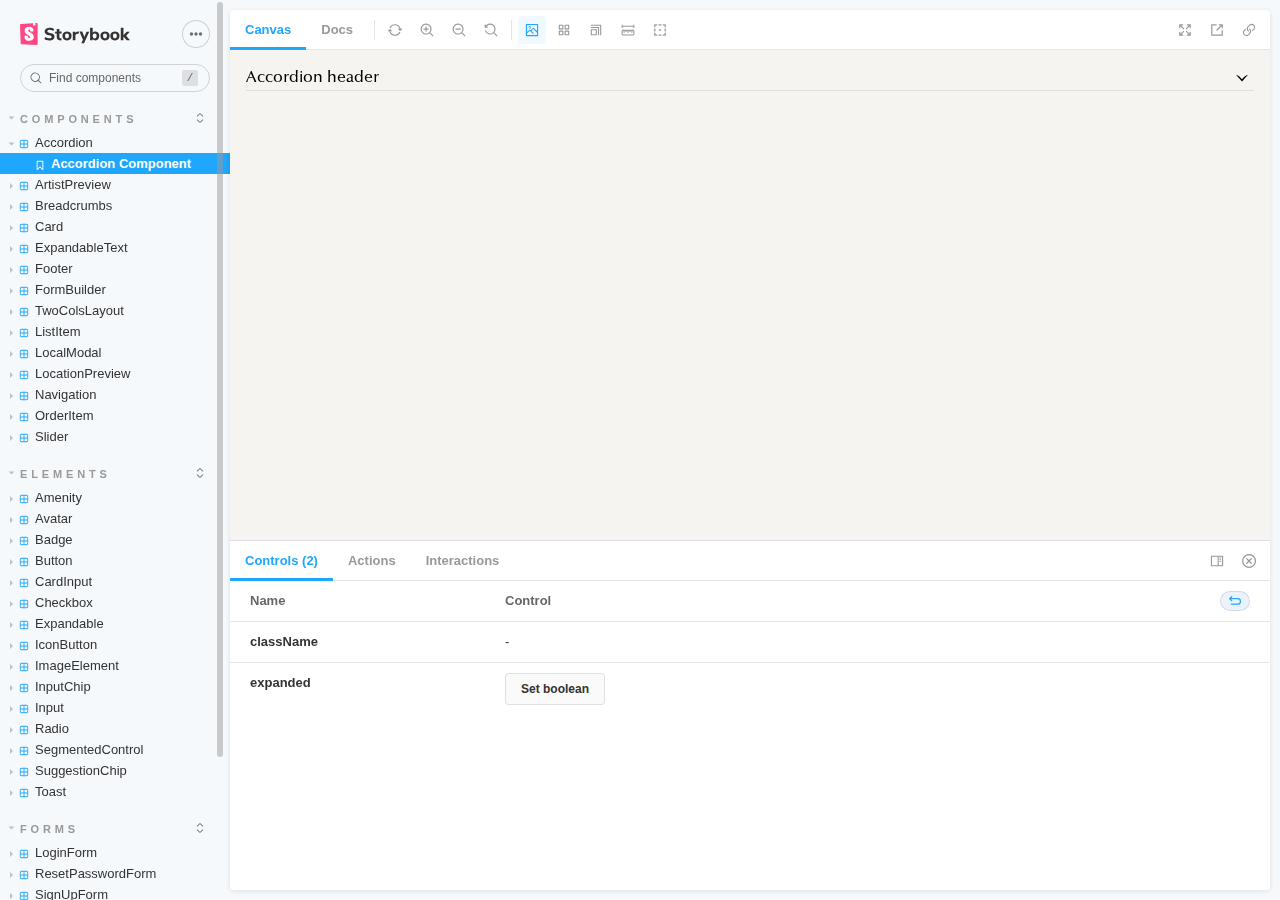
<file: index.html>
<!doctype html><html lang="en"><head><meta charset="utf-8"/><title>Webpack App</title><meta name="viewport" content="width=device-width,initial-scale=1"/><style>html, body {
    overflow: hidden;
    height: 100%;
    width: 100%;
    margin: 0;
    padding: 0;
  }

  * {
    box-sizing: border-box;
  }</style><script>/* globals window */
  /* eslint-disable no-underscore-dangle */
  try {
    if (window.top !== window) {
      window.__REACT_DEVTOOLS_GLOBAL_HOOK__ = window.top.__REACT_DEVTOOLS_GLOBAL_HOOK__;
    }
  } catch (e) {
    // eslint-disable-next-line no-console
    console.warn('unable to connect to top frame for connecting dev tools');
  }

  window.onerror = function onerror(message, source, line, column, err) {
    if (window.CONFIG_TYPE !== 'DEVELOPMENT') return;
    // eslint-disable-next-line no-var, vars-on-top
    var xhr = new window.XMLHttpRequest();
    xhr.open('POST', '/runtime-error');
    xhr.setRequestHeader('Content-Type', 'application/json;charset=UTF-8');
    xhr.send(
      JSON.stringify({
        /* eslint-disable object-shorthand */
        message: message,
        source: source,
        line: line,
        column: column,
        error: err && { message: err.message, name: err.name, stack: err.stack },
        origin: 'manager',
        /* eslint-enable object-shorthand */
      })
    );
  };</script><style>#root[hidden],
      #docs-root[hidden] {
        display: none !important;
      }</style></head><body><div id="root"></div><div id="docs-root"></div><script>window['CONFIG_TYPE'] = "PRODUCTION";
          
      
          
            window['LOGLEVEL'] = "info";
          
      
          
            window['FEATURES'] = {"postcss":true,"emotionAlias":false,"warnOnLegacyHierarchySeparator":true,"buildStoriesJson":false,"storyStoreV7":false,"modernInlineRender":false,"breakingChangesV7":false,"interactionsDebugger":false,"babelModeV7":false,"argTypeTargetsV7":false,"previewMdx2":false};
          
      
          
      
          
      
          
            window['DOCS_MODE'] = false;</script><script src="runtime~main.6d02e676dd2de20af215.manager.bundle.js"></script><script src="296.e69ce95d43d00b79cd85.manager.bundle.js"></script><script src="main.8c4b7fced5157376cc95.manager.bundle.js"></script></body></html>
</file>
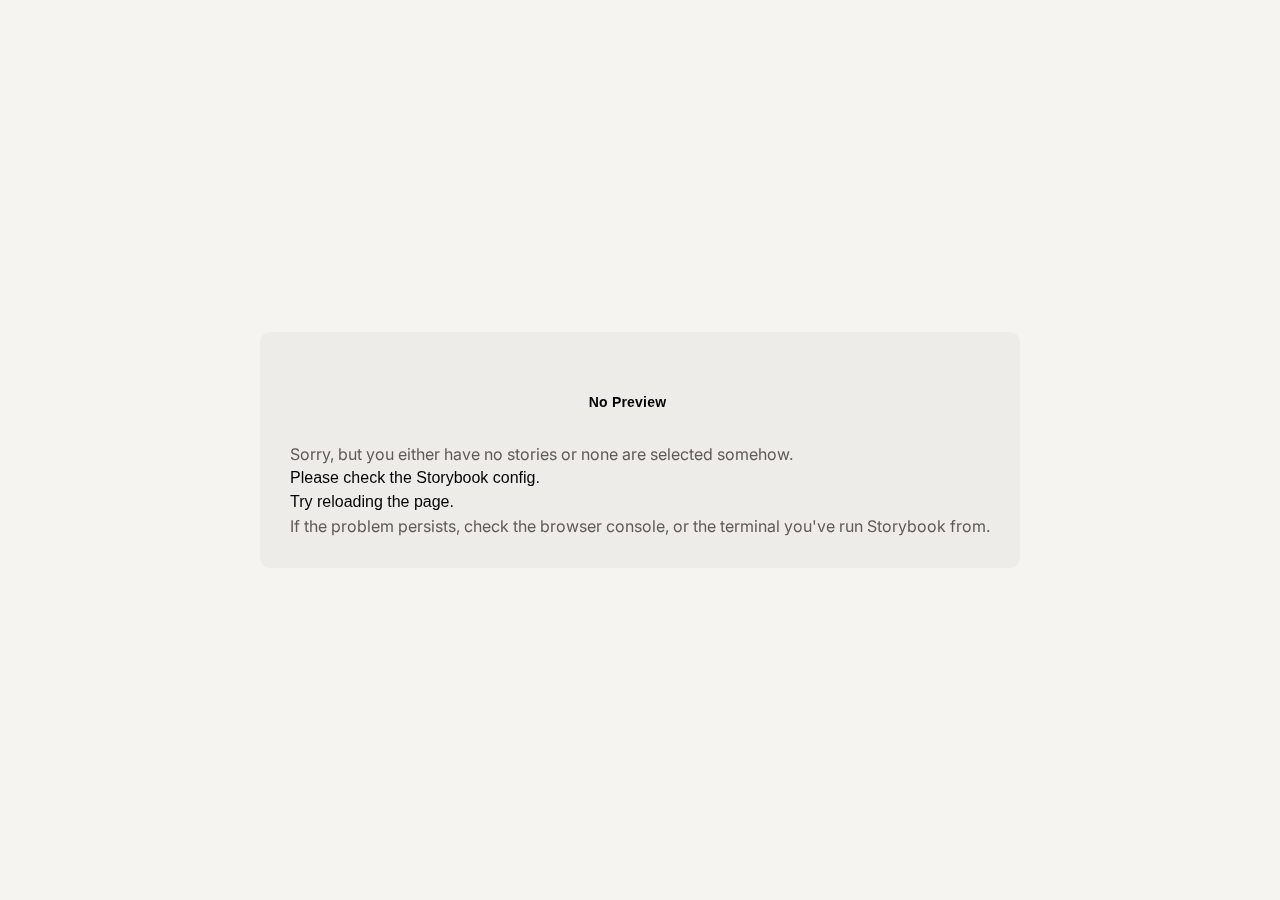
<file: iframe.html>
<!doctype html><html lang="en"><head><meta charset="utf-8"><title>Webpack App</title><meta name="viewport" content="width=device-width,initial-scale=1"><base target="_parent"><style>/* While we aren't showing the main block yet, but still preparing, we want everything the user
     has rendered, which may or may not be in #root, to be display none */
  .sb-show-preparing-story:not(.sb-show-main) > :not(.sb-preparing-story) {
    display: none;
  }

  .sb-show-preparing-docs:not(.sb-show-main) > :not(.sb-preparing-docs) {
    display: none;
  }

  /* Hide our own blocks when we aren't supposed to be showing them */
  :not(.sb-show-preparing-story) > .sb-preparing-story,
  :not(.sb-show-preparing-docs) > .sb-preparing-docs,
  :not(.sb-show-nopreview) > .sb-nopreview,
  :not(.sb-show-errordisplay) > .sb-errordisplay {
    display: none;
  }

  .sb-show-main.sb-main-centered {
    margin: 0;
    display: flex;
    align-items: center;
    min-height: 100vh;
  }

  .sb-show-main.sb-main-centered #root {
    box-sizing: border-box;
    margin: auto;
    padding: 1rem;
    max-height: 100%; /* Hack for centering correctly in IE11 */
  }

  /* Vertical centering fix for IE11 */
  @media screen and (-ms-high-contrast: none), (-ms-high-contrast: active) {
    .sb-show-main.sb-main-centered:after {
      content: '';
      min-height: inherit;
      font-size: 0;
    }
  }

  .sb-show-main.sb-main-fullscreen {
    margin: 0;
    padding: 0;
    display: block;
  }

  .sb-show-main.sb-main-padded {
    margin: 0;
    padding: 1rem;
    display: block;
    box-sizing: border-box;
  }

  .sb-wrapper {
    position: fixed;
    top: 0;
    bottom: 0;
    left: 0;
    right: 0;
    padding: 20px;
    font-family: 'Nunito Sans', -apple-system, '.SFNSText-Regular', 'San Francisco',
      BlinkMacSystemFont, 'Segoe UI', 'Helvetica Neue', Helvetica, Arial, sans-serif;
    -webkit-font-smoothing: antialiased;
    overflow: auto;
  }

  .sb-heading {
    font-size: 14px;
    font-weight: 600;
    letter-spacing: 0.2px;
    margin: 10px 0;
    padding-right: 25px;
  }

  .sb-nopreview {
    display: flex;
    align-content: center;
    justify-content: center;
  }

  .sb-nopreview_main {
    margin: auto;
    padding: 30px;
    border-radius: 10px;
    background: rgba(0, 0, 0, 0.03);
  }

  .sb-nopreview_heading {
    text-align: center;
  }

  .sb-errordisplay {
    border: 20px solid rgb(187, 49, 49);
    background: #222;
    color: #fff;
    z-index: 999999;
  }

  .sb-errordisplay_code {
    padding: 10px;
    background: #000;
    color: #eee;
    font-family: 'Operator Mono', 'Fira Code Retina', 'Fira Code', 'FiraCode-Retina', 'Andale Mono',
      'Lucida Console', Consolas, Monaco, monospace;
  }

  .sb-errordisplay pre {
    white-space: pre-wrap;
  }

  @-webkit-keyframes sb-rotate360 {
    from {
      transform: rotate(0deg);
    }
    to {
      transform: rotate(360deg);
    }
  }
  @keyframes sb-rotate360 {
    from {
      transform: rotate(0deg);
    }
    to {
      transform: rotate(360deg);
    }
  }
  @-webkit-keyframes sb-glow {
    0%,
    100% {
      opacity: 1;
    }
    50% {
      opacity: 0.4;
    }
  }
  @keyframes sb-glow {
    0%,
    100% {
      opacity: 1;
    }
    50% {
      opacity: 0.4;
    }
  }

  /* We display the preparing loaders *over* the rendering story */
  .sb-preparing-story,
  .sb-preparing-docs {
    background-color: white;
    /* Maximum possible z-index. It would be better to use stacking contexts to ensure it's always
    on top, but this isn't possible as it would require making CSS changes that could affect user code */
    z-index: 2147483647;
  }

  .sb-loader {
    -webkit-animation: sb-rotate360 0.7s linear infinite;
    animation: sb-rotate360 0.7s linear infinite;
    border-color: rgba(97, 97, 97, 0.29);
    border-radius: 50%;
    border-style: solid;
    border-top-color: #646464;
    border-width: 2px;
    display: inline-block;
    height: 32px;
    left: 50%;
    margin-left: -16px;
    margin-top: -16px;
    mix-blend-mode: difference;
    overflow: hidden;
    position: absolute;
    top: 50%;
    transition: all 200ms ease-out;
    vertical-align: top;
    width: 32px;
    z-index: 4;
  }

  .sb-previewBlock {
    background: #fff;
    border: 1px solid rgba(0, 0, 0, 0.1);
    border-radius: 4px;
    box-shadow: rgba(0, 0, 0, 0.1) 0 1px 3px 0;
    margin: 25px auto 40px;
    max-width: 600px;
  }

  .sb-previewBlock_header {
    align-items: center;
    box-shadow: rgba(0, 0, 0, 0.1) 0 -1px 0 0 inset;
    display: flex;
    gap: 14px;
    height: 40px;
    padding: 0 12px;
  }

  .sb-previewBlock_icon {
    -webkit-animation: sb-glow 1.5s ease-in-out infinite;
    animation: sb-glow 1.5s ease-in-out infinite;
    background: #e6e6e6;
    height: 14px;
    width: 14px;
  }
  .sb-previewBlock_icon:last-child {
    margin-left: auto;
  }

  .sb-previewBlock_body {
    -webkit-animation: sb-glow 1.5s ease-in-out infinite;
    animation: sb-glow 1.5s ease-in-out infinite;
    height: 182px;
    position: relative;
  }

  .sb-argstableBlock {
    border-collapse: collapse;
    border-spacing: 0;
    font-size: 13px;
    line-height: 20px;
    margin: 25px auto 40px;
    max-width: 600px;
    text-align: left;
    width: 100%;
  }
  .sb-argstableBlock th:first-of-type,
  .sb-argstableBlock td:first-of-type {
    padding-left: 20px;
  }
  .sb-argstableBlock th:nth-of-type(2),
  .sb-argstableBlock td:nth-of-type(2) {
    width: 35%;
  }
  .sb-argstableBlock th:nth-of-type(3),
  .sb-argstableBlock td:nth-of-type(3) {
    width: 15%;
  }
  .sb-argstableBlock th:last-of-type,
  .sb-argstableBlock td:last-of-type {
    width: 25%;
    padding-right: 20px;
  }
  .sb-argstableBlock th span,
  .sb-argstableBlock td span {
    -webkit-animation: sb-glow 1.5s ease-in-out infinite;
    animation: sb-glow 1.5s ease-in-out infinite;
    background-color: rgba(0, 0, 0, 0.1);
    border-radius: 0;
    box-shadow: none;
    color: transparent;
  }
  .sb-argstableBlock th {
    padding: 10px 15px;
  }

  .sb-argstableBlock-body {
    border-radius: 4px;
    box-shadow: rgba(0, 0, 0, 0.1) 0 1px 3px 1px, rgba(0, 0, 0, 0.065) 0 0 0 1px;
  }
  .sb-argstableBlock-body tr {
    background: transparent;
    overflow: hidden;
  }
  .sb-argstableBlock-body tr:not(:first-child) {
    border-top: 1px solid #e6e6e6;
  }
  .sb-argstableBlock-body tr:first-child td:first-child {
    border-top-left-radius: 4px;
  }
  .sb-argstableBlock-body tr:first-child td:last-child {
    border-top-right-radius: 4px;
  }
  .sb-argstableBlock-body tr:last-child td:first-child {
    border-bottom-left-radius: 4px;
  }
  .sb-argstableBlock-body tr:last-child td:last-child {
    border-bottom-right-radius: 4px;
  }
  .sb-argstableBlock-body td {
    background: #fff;
    padding-bottom: 10px;
    padding-top: 10px;
    vertical-align: top;
  }
  .sb-argstableBlock-body td:not(:first-of-type) {
    padding-left: 15px;
    padding-right: 15px;
  }
  .sb-argstableBlock-body button {
    -webkit-animation: sb-glow 1.5s ease-in-out infinite;
    animation: sb-glow 1.5s ease-in-out infinite;
    background-color: rgba(0, 0, 0, 0.1);
    border: 0;
    border-radius: 0;
    box-shadow: none;
    color: transparent;
    display: inline;
    font-size: 12px;
    line-height: 1;
    padding: 10px 16px;
  }

  .sb-argstableBlock-summary {
    margin-top: 4px;
  }

  .sb-argstableBlock-code {
    margin-right: 4px;
    margin-bottom: 4px;
    padding: 2px 5px;
  }</style><script>/* globals window */
  /* eslint-disable no-underscore-dangle */
  try {
    if (window.top !== window) {
      window.__REACT_DEVTOOLS_GLOBAL_HOOK__ = window.top.__REACT_DEVTOOLS_GLOBAL_HOOK__;
      window.__VUE_DEVTOOLS_GLOBAL_HOOK__ = window.top.__VUE_DEVTOOLS_GLOBAL_HOOK__;
      window.top.__VUE_DEVTOOLS_CONTEXT__ = window.document;
    }
  } catch (e) {
    // eslint-disable-next-line no-console
    console.warn('unable to connect to top frame for connecting dev tools');
  }

  window.onerror = function onerror(message, source, line, column, err) {
    if (window.CONFIG_TYPE !== 'DEVELOPMENT') return;
    // eslint-disable-next-line no-var, vars-on-top
    var xhr = new window.XMLHttpRequest();
    xhr.open('POST', '/runtime-error');
    xhr.setRequestHeader('Content-Type', 'application/json;charset=UTF-8');
    xhr.send(
      JSON.stringify({
        /* eslint-disable object-shorthand */
        message: message,
        source: source,
        line: line,
        column: column,
        error: err && { message: err.message, name: err.name, stack: err.stack },
        origin: 'preview',
        /* eslint-enable object-shorthand */
      })
    );
  };</script><div style="display: none"><svg><symbol xmlns="http://www.w3.org/2000/svg" id="search" width="24" height="24" viewBox="0 0 24 24"><path d="M15.42 7.92001C16.42 8.92001 17.05 10.14 17.33 11.42C17.82 9.15001 17.19 6.68001 15.42 4.92001C12.66 2.16001 8.18005 2.16001 5.42005 4.92001C3.66005 6.68001 3.02005 9.15001 3.51005 11.42C3.79005 10.14 4.42005 8.92001 5.42005 7.92001C8.18005 5.16001 12.66 5.16001 15.42 7.92001Z"/><path d="M5.41994 14.84C4.41994 13.84 3.78994 12.62 3.50994 11.34C3.01994 13.61 3.64994 16.08 5.41994 17.84C8.17994 20.6 12.6599 20.6 15.4199 17.84C17.1799 16.08 17.8199 13.61 17.3299 11.34C17.0499 12.62 16.4199 13.84 15.4199 14.84C12.6599 17.6 8.17994 17.6 5.41994 14.84Z"/><path d="M20.6484 20.0206L16.4058 15.778L14.2844 17.8993L18.5271 22.1419L20.6484 20.0206Z"/></symbol><symbol xmlns="http://www.w3.org/2000/svg" id="location" width="24" height="24" viewBox="0 0 24 24"><path d="M17.0001 6.99999C18.0001 7.99999 18.6301 9.21999 18.9101 10.5C19.4001 8.22999 18.7701 5.75999 17.0001 3.99999C14.2401 1.23999 9.76012 1.23999 7.00012 3.99999C5.24012 5.75999 4.60012 8.22999 5.09012 10.5C5.37012 9.21999 6.00012 7.99999 7.00012 6.99999C9.76012 4.23999 14.2401 4.23999 17.0001 6.99999Z"/><path d="M17 14L12 19L7.00002 14C6.00002 13 5.37002 11.78 5.09002 10.5C4.60002 12.77 5.23002 15.24 7.00002 17L12 22L17 17C18.76 15.24 19.4 12.77 18.91 10.5C18.63 11.78 18 13 17 14Z"/><path d="M12 12.5C13.1046 12.5 14 11.6046 14 10.5C14 9.39543 13.1046 8.5 12 8.5C10.8954 8.5 10 9.39543 10 10.5C10 11.6046 10.8954 12.5 12 12.5Z"/></symbol><symbol xmlns="http://www.w3.org/2000/svg" id="heart" width="24" height="24" viewBox="0 0 24 24"><path d="M4.56993 7.43C6.38993 5.17 9.27993 5.03 11.2399 7C11.3699 7.13 11.4999 7.28 11.6199 7.43C11.7599 7.6 11.8799 7.78 11.9899 7.97C12.1099 7.79 12.2299 7.6 12.3599 7.43C12.4799 7.28 12.6099 7.13 12.7399 7C14.6999 5.03 17.5799 5.17 19.4099 7.43C20.1099 8.3 20.5599 9.37 20.7499 10.49C21.0999 8.51 21.2299 6.55 19.9799 5C18.0299 2.59 14.2999 2.4 12.3499 4.81C12.2099 4.98 12.0899 5.16 11.9799 5.34C11.8599 5.16 11.7399 4.98 11.6099 4.81C9.65993 2.4 5.92993 2.59 3.97993 5C2.73993 6.54 2.85993 8.5 3.20993 10.49C3.40993 9.37 3.84993 8.3 4.54993 7.43H4.56993Z"/><path d="M18.3699 14L11.9999 19L5.62988 14C4.35988 13 3.55988 11.78 3.19988 10.5C2.56988 12.77 3.37988 15.24 5.62988 17L11.9999 22L18.3699 17C20.6199 15.24 21.4199 12.77 20.7999 10.5C20.4499 11.78 19.6399 13 18.3699 14Z"/></symbol><symbol xmlns="http://www.w3.org/2000/svg" id="burger_menu" width="24" height="24" viewBox="0 0 24 24"><path d="M18.13 5.94H7.99005C5.49005 5.94 3.31005 7.24 2.05005 9.19C3.15005 8.48 4.46005 8.06 5.87005 8.06H16.01C18.51 8.06 20.6901 6.76 21.9501 4.81C20.85 5.52 19.54 5.94 18.13 5.94Z"/><path d="M18.13 10.94H7.99005C5.49005 10.94 3.31005 12.24 2.05005 14.19C3.15005 13.48 4.46005 13.06 5.87005 13.06H16.01C18.51 13.06 20.6901 11.76 21.9501 9.81C20.85 10.52 19.54 10.94 18.13 10.94Z"/><path d="M18.13 15.94H7.99005C5.49005 15.94 3.31005 17.24 2.05005 19.19C3.15005 18.48 4.46005 18.06 5.87005 18.06H16.01C18.51 18.06 20.6901 16.76 21.9501 14.81C20.85 15.52 19.54 15.94 18.13 15.94Z"/></symbol><symbol xmlns="http://www.w3.org/2000/svg" id="arrow_right" width="24" height="24" viewBox="0 0 24 24"><path d="M18 12L9 20C10.075 16.6313 12.3126 13.7851 15.2893 12C12.2993 10.2308 10.0571 7.37865 9 4L18 12Z"/></symbol><symbol xmlns="http://www.w3.org/2000/svg" id="arrow_left" width="24" height="24" viewBox="0 0 24 24"><path d="M7 12L16 4C14.925 7.36865 12.6874 10.2149 9.71074 12C12.7007 13.7692 14.9429 16.6213 16 20L7 12Z"/></symbol><symbol xmlns="http://www.w3.org/2000/svg" id="arrow_top" width="24" height="24" viewBox="0 0 24 24"><path d="M12 7.5L20 16.5C16.6313 15.425 13.7851 13.1874 12 10.2107C10.2308 13.2007 7.37865 15.4429 4 16.5L12 7.5Z"/></symbol><symbol xmlns="http://www.w3.org/2000/svg" id="arrow_bottom" width="24" height="24" viewBox="0 0 24 24"><path d="M12 16.5L4 7.5C7.36865 8.57499 10.2149 10.8126 12 13.7893C13.7692 10.7993 16.6213 8.55709 20 7.5L12 16.5Z"/></symbol><symbol xmlns="http://www.w3.org/2000/svg" id="close" width="24" height="24" viewBox="0 0 24 24"><path d="M12.1475 13.2396L14.9263 16.2448C16.3032 17.7339 18.2261 18.2773 20 17.8681C18.9828 17.6333 18.0152 17.0967 17.2274 16.2448L13.3074 12.0054L17.2212 7.75926C18.009 6.90735 18.9766 6.36401 19.9938 6.12924C18.2198 5.72676 16.297 6.26339 14.9201 7.75255L11 11.992"/><path d="M11.8525 10.7604L9.07374 7.75522C7.69676 6.26606 5.77395 5.72271 4 6.1319C5.01723 6.36667 5.98484 6.90331 6.77257 7.75522L10.6926 11.9946L6.77877 16.2407C5.99104 17.0926 5.02343 17.636 4.0062 17.8708C5.78015 18.2732 7.70296 17.7366 9.07994 16.2474L13 12.008"/></symbol><symbol xmlns="http://www.w3.org/2000/svg" id="close_circle" width="24" height="24" viewBox="0 0 24 24"><path d="M21 10.61C21 5.63999 16.97 1.60999 12 1.60999C7.03 1.60999 3 5.63999 3 10.61C3 11.08 3.05 11.54 3.12 12C3.05 12.45 3 12.91 3 13.39C3 18.36 7.03 22.39 12 22.39C16.97 22.39 21 18.36 21 13.39C21 12.92 20.95 12.46 20.88 12C20.95 11.55 21 11.09 21 10.61ZM12 19.39C7.58 19.39 3.92 16.2 3.16 12C3.92 7.79999 7.58 4.60999 12 4.60999C16.42 4.60999 20.08 7.79999 20.84 12C20.08 16.2 16.42 19.39 12 19.39Z"/><path d="M7.75732 14.8284L14.8284 7.75736L16.2426 9.17158L9.17154 16.2426L7.75732 14.8284Z"/><path d="M14.8284 16.2426L7.7573 9.17158L9.17151 7.75736L16.2426 14.8284L14.8284 16.2426Z"/></symbol><symbol xmlns="http://www.w3.org/2000/svg" id="time" width="24" height="24" viewBox="0 0 24 24"><path d="M21 10.61C21 5.64 16.97 1.61 12 1.61C7.03 1.61 3 5.64 3 10.61C3 11.08 3.05 11.54 3.12 12C3.05 12.45 3 12.91 3 13.39C3 18.36 7.03 22.39 12 22.39C16.97 22.39 21 18.36 21 13.39C21 12.92 20.95 12.46 20.88 12C20.95 11.55 21 11.09 21 10.61ZM12 19.39C7.58 19.39 3.92 16.2 3.16 12C3.92 7.8 7.58 4.61 12 4.61C16.42 4.61 20.08 7.8 20.84 12C20.08 16.2 16.42 19.39 12 19.39Z"/><path d="M13 7H11V12L14.8 15.8L16.21 14.38L13 11.17V7Z"/></symbol><symbol xmlns="http://www.w3.org/2000/svg" id="recent_time" width="24" height="24" viewBox="0 0 24 24"><path d="M20.9999 10.61C20.9999 5.64001 16.9699 1.61001 11.9999 1.61001C8.8499 1.61001 6.0899 3.23001 4.4799 5.68001C4.8499 3.82001 4.4399 2.62001 3.5899 1.60001L2.3999 8.50001L9.3999 8.53001C8.6099 7.59001 7.6099 7.00001 5.9999 6.94001C7.5899 5.50001 9.6899 4.61001 11.9999 4.61001C16.4199 4.61001 20.0799 7.80001 20.8399 12C20.0799 16.2 16.4199 19.39 11.9999 19.39C7.5799 19.39 3.9199 16.2 3.1599 12H3.1199C3.0499 12.45 2.9999 12.91 2.9999 13.39C2.9999 18.36 7.0299 22.39 11.9999 22.39C16.9699 22.39 20.9999 18.36 20.9999 13.39C20.9999 12.92 20.9499 12.46 20.8799 12C20.9499 11.55 20.9999 11.09 20.9999 10.61Z"/><path d="M11 12V7H13V11.17L16.21 14.38L14.8 15.8L11 12Z"/></symbol><symbol xmlns="http://www.w3.org/2000/svg" id="person" width="24" height="24" viewBox="0 0 24 24"><path d="M12 2C9.24 2 7 4.24 7 7C7 9.76 9.24 12 12 12C14.76 12 17 9.76 17 7C17 4.24 14.76 2 12 2ZM12 10C10.34 10 9 8.66 9 7C9 5.34 10.34 4 12 4C13.66 4 15 5.34 15 7C15 8.66 13.66 10 12 10Z"/><path d="M11.9999 18.08C15.3799 18.08 18.4999 19.13 21.0799 20.92C19.4999 17.48 16.0299 15.08 11.9999 15.08C7.96992 15.08 4.49992 17.47 2.91992 20.92C5.49992 19.14 8.62992 18.08 11.9999 18.08Z"/></symbol><symbol xmlns="http://www.w3.org/2000/svg" id="person_circle" width="24" height="24" viewBox="0 0 24 24"><g clip-path="url(#clip0_933_557)"><path fill-rule="evenodd" clip-rule="evenodd" d="M18.4437 19.6474C16.7034 21.1153 14.455 22 12 22C9.545 22 7.29663 21.1153 5.55628 19.6474C7.47011 18.6012 9.66218 18 12 18C14.3378 18 16.5299 18.6012 18.4437 19.6474ZM19.1799 18.9606C17.6733 16.5791 15.0248 15 12 15C8.97615 15 6.32835 16.5848 4.82154 18.962C3.07511 17.1617 2 14.7064 2 12C2 6.47715 6.47715 2 12 2C17.5228 2 22 6.47715 22 12C22 14.7057 20.9255 17.1603 19.1799 18.9606ZM24 12C24 18.6274 18.6274 24 12 24C5.37258 24 0 18.6274 0 12C0 5.37258 5.37258 0 12 0C18.6274 0 24 5.37258 24 12ZM12 4C9.51 4 7.5 6.01 7.5 8.5C7.5 10.99 9.51 13 12 13C14.49 13 16.5 10.99 16.5 8.5C16.5 6.01 14.49 4 12 4ZM12 11C10.62 11 9.5 9.88 9.5 8.5C9.5 7.12 10.62 6 12 6C13.38 6 14.5 7.12 14.5 8.5C14.5 9.88 13.38 11 12 11Z"/></g><defs><clipPath id="clip0_933_557"><rect width="24" height="24"/></clipPath></defs></symbol><symbol xmlns="http://www.w3.org/2000/svg" id="add_person" width="24" height="24" viewBox="0 0 24 24"><path d="M20 8.17999C20 5.68999 17.99 3.67999 15.5 3.67999C13.01 3.67999 11 5.68999 11 8.17999C11 10.67 13.01 12.68 15.5 12.68C17.99 12.68 20 10.67 20 8.17999ZM18 8.17999C18 9.55999 16.88 10.68 15.5 10.68C14.12 10.68 13 9.55999 13 8.17999C13 6.79999 14.12 5.67999 15.5 5.67999C16.88 5.67999 18 6.79999 18 8.17999Z"/><path d="M15.5 14.68C19.19 14.68 22.32 17.04 23.5 20.32C21.26 18.67 18.5 17.68 15.5 17.68C12.5 17.68 9.74 18.67 7.5 20.32C8.68 17.03 11.81 14.68 15.5 14.68Z"/><path d="M3 11H9C9 12.1 8.1 13 7 13H1C1 11.9 1.9 11 3 11Z"/><path d="M6 10L6 16C4.9 16 4 15.1 4 14V8C5.1 8 6 8.9 6 10Z"/></symbol><symbol xmlns="http://www.w3.org/2000/svg" id="cart" width="24" height="24" viewBox="0 0 24 24"><g clip-path="url(#clip0_510_867)"><path d="M16.43 11C16.93 11 17.34 11.36 17.42 11.85L18.67 20H5.32999L6.57999 11.85C6.65999 11.36 7.06999 11 7.56999 11H16.42M16.42 9H7.56999C6.08999 9 4.82999 10.08 4.59999 11.54L2.98999 22H20.99L19.38 11.54C19.15 10.08 17.9 9 16.41 9H16.42Z"/><path d="M14.9101 4.48001C14.1801 3.71001 13.1501 3.23001 12.0001 3.23001C10.8501 3.23001 9.82009 3.71001 9.09009 4.48001C9.42009 3.19001 10.6001 2.23001 12.0001 2.23001C13.4001 2.23001 14.5701 3.19001 14.9101 4.48001Z"/><path d="M12 1.23001C9.79 1.23001 8 3.02001 8 5.23001C8 6.30001 8.42 7.26001 9.11 7.98001C9.05 7.74001 9 7.49001 9 7.23001C9 5.57001 10.34 4.23001 12 4.23001C13.66 4.23001 15 5.57001 15 7.23001C15 7.49001 14.96 7.74001 14.89 7.98001C15.57 7.26001 16 6.30001 16 5.23001C16 3.02001 14.21 1.23001 12 1.23001Z"/></g><defs><clipPath id="clip0_510_867"><rect width="24" height="24"/></clipPath></defs></symbol><symbol xmlns="http://www.w3.org/2000/svg" id="nail" width="24" height="24" viewBox="0 0 24 24"><path d="M18.3642 13.5076C19.6372 14.7911 20.4392 16.3571 20.7956 18C21.4194 15.0863 20.6174 11.916 18.3642 9.65694C14.8508 6.11435 9.14781 6.11435 5.63438 9.65694C3.39394 11.916 2.57923 15.0863 3.20299 18C3.55943 16.3571 4.3614 14.7911 5.63438 13.5076C9.14781 9.96499 14.8508 9.96499 18.3642 13.5076Z"/></symbol><symbol xmlns="http://www.w3.org/2000/svg" id="pointment_home" width="24" height="24" viewBox="0 0 24 24"><path fill-rule="evenodd" clip-rule="evenodd" d="M18 12C18 8.68629 15.3137 6 12 6C8.68629 6 6 8.68629 6 12V19H18V12ZM4 10C4 5.58172 7.58172 2 12 2C16.4183 2 20 5.58172 20 10V12V19V21H18H6H4V19V12V10Z"/></symbol><symbol xmlns="http://www.w3.org/2000/svg" id="placeholder" width="24" height="24" viewBox="0 0 24 24"><path d="M12.1589 4.0518C11.9281 4.02479 11.6948 4.01005 11.4615 4.00269C11.4074 4.00269 9.2782 4.00269 9.33714 4.00269C13.0627 4.08619 16.7269 6.76554 16.7269 12.0015C16.7269 17.2374 13.0897 19.8946 9.38134 19.9978C9.36415 19.9978 11.4074 19.9978 11.4811 19.9978C15.1895 19.8922 18.8217 17.2128 18.8217 12.0015C18.8217 7.10445 15.6168 4.4472 12.1565 4.0518H12.1589Z"/><path d="M14.3701 11.9988C14.3701 8.30514 12.7467 5.88611 10.3645 4.7515C9.31589 4.2505 8.15672 4 7 4V4.74904C9.46324 4.74904 11.8921 7.1779 11.8921 11.9988C11.8921 16.8196 9.46324 19.2141 7 19.2141V20C8.18619 20 9.36992 19.7372 10.4407 19.2141C12.786 18.0648 14.3725 15.6556 14.3725 12.0012L14.3701 11.9988Z"/></symbol><symbol xmlns="http://www.w3.org/2000/svg" id="star" width="24" height="24" viewBox="0 0 24 24"><path fill-rule="evenodd" clip-rule="evenodd" d="M14.939 7.95492L12.0001 2L9.06114 7.95492L2.4895 8.90983L7.24478 13.5451L6.12221 20.0902L12.0001 17L17.8779 20.0902L16.7553 13.5451L21.5106 8.90983L14.939 7.95492ZM17.2127 10.3063L14.6514 9.93413C14 9.83947 13.4368 9.43033 13.1455 8.84005L12.0001 6.5191L10.8546 8.84005C10.5633 9.43033 10.0002 9.83947 9.34874 9.93413L6.78742 10.3063L8.64081 12.1129C9.11218 12.5724 9.32728 13.2344 9.216 13.8832L8.77848 16.4341L11.0694 15.2297C11.652 14.9234 12.3481 14.9234 12.9307 15.2297L15.2217 16.4341L14.7841 13.8832C14.6729 13.2344 14.888 12.5724 15.3593 12.1129L17.2127 10.3063Z"/></symbol><symbol xmlns="http://www.w3.org/2000/svg" id="circle" width="24" height="24" viewBox="0 0 24 24"><path fill-rule="evenodd" clip-rule="evenodd" d="M20.7631 12.0027C20.4071 10.5494 19.6633 9.16888 18.5106 8.02882C15.1924 4.74686 9.80627 4.74686 6.48803 8.02882C5.33681 9.16745 4.59346 10.5459 4.23686 11.9973C4.59294 13.4506 5.33671 14.8311 6.48937 15.9712C9.80761 19.2531 15.1937 19.2531 18.512 15.9712C19.6632 14.8325 20.4065 13.454 20.7631 12.0027ZM20.8469 11.9966C21.359 9.35138 20.5877 6.50425 18.5106 4.46147C15.1924 1.17951 9.80627 1.17951 6.48803 4.46147C4.4209 6.506 3.63885 9.35626 4.15308 12.0034C3.64097 14.6486 4.41228 17.4958 6.48937 19.5385C9.80761 22.8205 15.1937 22.8205 18.512 19.5385C20.5791 17.494 21.3612 14.6437 20.8469 11.9966Z"/></symbol><symbol xmlns="http://www.w3.org/2000/svg" id="info" width="24" height="24" viewBox="0 0 24 24"><path d="M12 9.75C12.8284 9.75 13.5 9.07843 13.5 8.25C13.5 7.42157 12.8284 6.75 12 6.75C11.1716 6.75 10.5 7.42157 10.5 8.25C10.5 9.07843 11.1716 9.75 12 9.75Z"/><path d="M13 11.25H11V17.25H13V11.25Z"/><path d="M21 10.61C21 5.63999 16.97 1.60999 12 1.60999C7.03 1.60999 3 5.63999 3 10.61C3 11.08 3.05 11.54 3.12 12C3.05 12.45 3 12.91 3 13.39C3 18.36 7.03 22.39 12 22.39C16.97 22.39 21 18.36 21 13.39C21 12.92 20.95 12.46 20.88 12C20.95 11.55 21 11.09 21 10.61ZM12 19.39C7.58 19.39 3.92 16.2 3.16 12C3.92 7.79999 7.58 4.60999 12 4.60999C16.42 4.60999 20.08 7.79999 20.84 12C20.08 16.2 16.42 19.39 12 19.39Z"/></symbol><symbol xmlns="http://www.w3.org/2000/svg" id="alert" width="24" height="24" viewBox="0 0 24 24"><path d="M12 14.25C11.1716 14.25 10.5 14.9216 10.5 15.75C10.5 16.5784 11.1716 17.25 12 17.25C12.8284 17.25 13.5 16.5784 13.5 15.75C13.5 14.9216 12.8284 14.25 12 14.25Z"/><path d="M11 12.75L13 12.75L13 6.75L11 6.75L11 12.75Z"/><path d="M21 10.61C21 5.63999 16.97 1.60999 12 1.60999C7.03 1.60999 3 5.63999 3 10.61C3 11.08 3.05 11.54 3.12 12C3.05 12.45 3 12.91 3 13.39C3 18.36 7.03 22.39 12 22.39C16.97 22.39 21 18.36 21 13.39C21 12.92 20.95 12.46 20.88 12C20.95 11.55 21 11.09 21 10.61ZM12 19.39C7.58 19.39 3.92 16.2 3.16 12C3.92 7.79999 7.58 4.60999 12 4.60999C16.42 4.60999 20.08 7.79999 20.84 12C20.08 16.2 16.42 19.39 12 19.39Z"/></symbol><symbol xmlns="http://www.w3.org/2000/svg" id="notifications" width="24" height="24" viewBox="0 0 24 24"><g clip-path="url(#clip0_853_508)"><path d="M22.06 18.67C21.13 17.23 19.69 16.15 18 15.68V8.71C18 5.42 15.33 2.75 12.04 2.75H11.96C8.67005 2.75 6.00005 5.42 6.00005 8.71V15.72C4.35005 16.2 2.96005 17.26 2.05005 18.67C3.15005 17.96 4.46005 17.54 5.87005 17.54H6.00005H18H18.24C19.65 17.54 20.96 17.96 22.06 18.67ZM11.96 4.75H12.04C14.22 4.75 16 6.53 16 8.71V15.43H8.00005V8.71C8.00005 6.53 9.78005 4.75 11.96 4.75Z"/><path d="M12 21.25C13.1 21.25 14 20.35 14 19.25H10C10 20.35 10.9 21.25 12 21.25Z"/></g><defs><clipPath id="clip0_853_508"><rect width="24" height="24"/></clipPath></defs></symbol><symbol xmlns="http://www.w3.org/2000/svg" id="notified" width="24" height="24" viewBox="0 0 24 24"><g clip-path="url(#clip0_868_526)"><path d="M22.06 18.67C21.13 17.23 19.69 16.15 18 15.68V8.71C18 5.42 15.33 2.75 12.04 2.75H11.96C8.67005 2.75 6.00005 5.42 6.00005 8.71V15.72C4.35005 16.2 2.96005 17.26 2.05005 18.67C3.15005 17.96 4.46005 17.54 5.87005 17.54H6.00005H18H18.24C19.65 17.54 20.96 17.96 22.06 18.67ZM11.96 4.75H12.04C14.22 4.75 16 6.53 16 8.71V15.43H8.00005V8.71C8.00005 6.53 9.78005 4.75 11.96 4.75Z"/><path d="M12 21.25C13.1 21.25 14 20.35 14 19.25H10C10 20.35 10.9 21.25 12 21.25Z"/><circle cx="21" cy="3" r="3" fill="#EF5B1B"/></g><defs><clipPath id="clip0_868_526"><rect width="24" height="24"/></clipPath></defs></symbol><symbol xmlns="http://www.w3.org/2000/svg" id="cancel" width="24" height="24" viewBox="0 0 24 24"><path d="M18.0699 6.92002C17.7799 6.43002 17.4199 5.96002 16.9999 5.54002C16.9799 5.52002 16.9499 5.50002 16.9299 5.47002C14.1599 2.78002 9.73993 2.80002 6.99993 5.54002C5.24993 7.29002 4.60993 9.74002 5.08993 12C4.88993 12.93 4.89993 13.9 5.08993 14.84C5.34993 16.16 5.96993 17.41 6.98993 18.44C6.98993 18.44 6.99993 18.46 7.00993 18.47C9.76993 21.23 14.2499 21.23 17.0099 18.47C18.7599 16.72 19.3999 14.27 18.9199 12.01C19.2799 10.3 18.9999 8.48002 18.0799 6.93002L18.0699 6.92002ZM6.99993 8.54002C9.20993 6.33002 12.5299 5.89002 15.1799 7.23002L14.7799 7.63002L11.8699 10.54L10.3699 12.04L6.96993 15.44C5.99993 14.46 5.37993 13.26 5.09993 12.01C5.37993 10.74 6.00993 9.54002 6.98993 8.55002L6.99993 8.54002ZM16.9999 15.45C14.7499 17.7 11.3699 18.12 8.69993 16.7L11.8799 13.52L13.3799 12.02L16.8799 8.52002C16.8799 8.52002 16.9099 8.48002 16.9299 8.46002C16.9499 8.48002 16.9799 8.50002 16.9999 8.53002C17.9899 9.52002 18.6099 10.72 18.8899 11.99C18.6099 13.26 17.9799 14.46 16.9999 15.45Z"/></symbol><symbol width="24" height="24" viewBox="0 0 24 24" id="filter" xmlns="http://www.w3.org/2000/svg"><path d="M15 7.5C15.55 7.5 16 7.95 16 8.5C16 9.05 15.55 9.5 15 9.5C14.45 9.5 14 9.05 14 8.5C14 7.95 14.45 7.5 15 7.5ZM15 5.5C13.34 5.5 12 6.84 12 8.5C12 10.16 13.34 11.5 15 11.5C16.66 11.5 18 10.16 18 8.5C18 6.84 16.66 5.5 15 5.5Z"/><path d="M9 14.5C9.55 14.5 10 14.95 10 15.5C10 16.05 9.55 16.5 9 16.5C8.45 16.5 8 16.05 8 15.5C8 14.95 8.45 14.5 9 14.5ZM9 12.5C7.34 12.5 6 13.84 6 15.5C6 17.16 7.34 18.5 9 18.5C10.66 18.5 12 17.16 12 15.5C12 13.84 10.66 12.5 9 12.5Z"/><path d="M13 8.5C13 8.11 13.12 7.75 13.31 7.44H6.99005C4.49005 7.44 2.31005 8.74 1.05005 10.69C2.15005 9.98 3.46005 9.56 4.87005 9.56H13.31C13.12 9.25 13 8.89 13 8.5Z"/><path d="M19.1299 7.44H16.6899C16.8799 7.75 16.9999 8.11 16.9999 8.5C16.9999 8.89 16.8799 9.25 16.6899 9.56H17.0099C19.5099 9.56 21.6899 8.26 22.9499 6.31C21.8499 7.02 20.5399 7.44 19.1299 7.44Z"/><path d="M7.00005 15.5C7.00005 15.11 7.12005 14.75 7.31005 14.44H6.99005C4.49005 14.44 2.31005 15.74 1.05005 17.69C2.15005 16.98 3.46005 16.56 4.87005 16.56H7.31005C7.12005 16.25 7.00005 15.89 7.00005 15.5Z"/><path d="M19.1299 14.44H10.6899C10.8799 14.75 10.9999 15.11 10.9999 15.5C10.9999 15.89 10.8799 16.25 10.6899 16.56H17.0099C19.5099 16.56 21.6899 15.26 22.9499 13.31C21.8499 14.02 20.5399 14.44 19.1299 14.44Z"/></symbol><symbol xmlns="http://www.w3.org/2000/svg" id="list" width="24" height="24" viewBox="0 0 24 24"><path d="M19.13 7.44H6.99005C4.49005 7.44 2.31005 8.74 1.05005 10.69C2.15005 9.98 3.46005 9.56 4.87005 9.56H17.01C19.51 9.56 21.6901 8.26 22.9501 6.31C21.85 7.02 20.54 7.44 19.13 7.44Z"/><path d="M14.06 14.44H6.99005C4.49005 14.44 2.31005 15.74 1.05005 17.69C2.15005 16.98 3.46005 16.56 4.87005 16.56H12.01C14.51 16.56 16.6901 15.26 17.9501 13.31C16.85 14.02 15.54 14.44 14.13 14.44H14.06Z"/></symbol><symbol xmlns="http://www.w3.org/2000/svg" id="plus" width="24" height="24" viewBox="0 0 24 24"><path d="M5 13C5 11.8954 5.89543 11 7 11H19C19 12.1046 18.1046 13 17 13H5Z"/><path d="M11 5C12.1046 5 13 5.89543 13 7L13 19C11.8954 19 11 18.1046 11 17L11 5Z"/></symbol><symbol xmlns="http://www.w3.org/2000/svg" id="minus" width="24" height="24" viewBox="0 0 24 24"><path d="M5 13C5 11.8954 5.89543 11 7 11H19C19 12.1046 18.1046 13 17 13H5Z"/></symbol><symbol xmlns="http://www.w3.org/2000/svg" id="checkmark" width="24" height="24" viewBox="0 0 24 24"><path fill-rule="evenodd" clip-rule="evenodd" d="M9.8348 17.3073C9.83692 17.3094 9.83905 17.3116 9.84118 17.3137L18.3265 8.82843C19.1075 8.04738 19.1075 6.78105 18.3265 6L9.84118 14.4853C9.83905 14.4874 9.83692 14.4895 9.8348 14.4917C9.83268 14.4895 9.83056 14.4874 9.82843 14.4853L5.58579 10.2426C4.80474 11.0237 4.80474 12.29 5.58579 13.0711L9.82843 17.3137C9.83056 17.3116 9.83268 17.3094 9.8348 17.3073Z"/></symbol><symbol xmlns="http://www.w3.org/2000/svg" id="plus_small" width="24" height="24" viewBox="0 0 24 24"><path d="M7 13C7 11.8954 7.89543 11 9 11H17C17 12.1046 16.1046 13 15 13H7Z"/><path d="M11 7C12.1046 7 13 7.89543 13 9L13 17C11.8954 17 11 16.1046 11 15L11 7Z"/></symbol><symbol xmlns="http://www.w3.org/2000/svg" id="minus_small" width="24" height="24" viewBox="0 0 24 24"><path d="M7 13C7 11.8954 7.89543 11 9 11H17C17 12.1046 16.1046 13 15 13H7Z"/></symbol><symbol xmlns="http://www.w3.org/2000/svg" id="checkmark_small" width="24" height="24" viewBox="0 0 24 24"><path fill-rule="evenodd" clip-rule="evenodd" d="M9.8348 16.8931C9.83692 16.8952 9.83905 16.8974 9.84118 16.8995L16.9122 9.82843C17.6933 9.04738 17.6933 7.78105 16.9122 7L9.84118 14.0711C9.83905 14.0732 9.83692 14.0753 9.8348 14.0775C9.83268 14.0753 9.83056 14.0732 9.82843 14.0711L7 11.2426C6.21895 12.0237 6.21895 13.29 7 14.0711L9.82843 16.8995C9.83056 16.8974 9.83268 16.8952 9.8348 16.8931Z"/></symbol><symbol xmlns="http://www.w3.org/2000/svg" id="eye_hidden" width="24" height="24" viewBox="0 0 24 24"><path d="M12 14C13.1 14 14 13.1 14 12C14 11.85 13.96 11.71 13.93 11.57L18.5 7.00002C19.5 6.00002 20.72 5.37002 22 5.09002C20.26 4.71002 18.41 5.00002 16.84 5.95002C15.44 5.05002 13.79 4.52002 12 4.52002C7.56 4.52002 3.88 7.74002 3.14 11.98C3.14 11.98 3.14 11.98 3.13 11.97C3.13 11.98 3.13 11.99 3.13 12C3.13 12.01 3.13 12.02 3.13 12.03C3.13 12.03 3.13 12.03 3.14 12.02C3.46 13.89 4.37 15.56 5.66 16.84L5.5 17C4.5 18 3.28 18.63 2 18.91C4.27 19.4 6.74 18.77 8.5 17L11.5 14H12ZM7.17 15.33C5.58 14.55 4.2 13.41 3.16 12C5.16 9.29002 8.37 7.52002 12 7.52002C12.91 7.52002 13.79 7.65002 14.63 7.86002L12.44 10.05C12.3 10.02 12.15 9.99002 12 9.99002C10.9 9.99002 10 10.89 10 11.99C10 12.14 10.02 12.29 10.06 12.43L7.17 15.32V15.33Z"/><path d="M20.8599 11.98C20.6299 10.63 20.0899 9.38005 19.3199 8.30005C19.0399 8.51005 18.7599 8.74005 18.4999 9.00005L18.1099 9.39005C19.1599 10.1 20.0899 10.98 20.8399 12C18.8399 14.71 15.6299 16.48 11.9999 16.48C11.6899 16.48 11.3799 16.45 11.0799 16.42L8.66992 18.83C9.69992 19.24 10.8199 19.48 11.9999 19.48C16.4399 19.48 20.1199 16.26 20.8599 12.02C20.8599 12.02 20.8599 12.02 20.8699 12.03C20.8699 12.02 20.8699 12.01 20.8699 12C20.8699 11.99 20.8699 11.98 20.8699 11.97C20.8699 11.97 20.8699 11.97 20.8599 11.98Z"/></symbol><symbol xmlns="http://www.w3.org/2000/svg" id="eye_visible" width="24" height="24" viewBox="0 0 24 24"><g clip-path="url(#clip0_507_841)"><path d="M12 14C13.1046 14 14 13.1046 14 12C14 10.8954 13.1046 10 12 10C10.8954 10 10 10.8954 10 12C10 13.1046 10.8954 14 12 14Z"/><path d="M20.8599 12C20.8599 12 20.8599 11.98 20.8599 11.97C20.8599 11.97 20.8599 11.97 20.8499 11.98C20.1199 7.75002 16.4399 4.52002 11.9899 4.52002C7.53988 4.52002 3.87988 7.75002 3.13988 11.98C3.13988 11.98 3.13988 11.98 3.12988 11.97C3.12988 11.98 3.12988 11.99 3.12988 12C3.12988 12.01 3.12988 12.02 3.12988 12.03C3.12988 12.03 3.12988 12.03 3.13988 12.02C3.86988 16.25 7.54988 19.48 11.9999 19.48C16.4499 19.48 20.1199 16.26 20.8599 12.02C20.8599 12.02 20.8599 12.02 20.8699 12.03C20.8699 12.02 20.8699 12.01 20.8699 12H20.8599ZM11.9999 16.48C8.36988 16.48 5.15988 14.71 3.15988 12C5.15988 9.29002 8.36988 7.52002 11.9999 7.52002C15.6299 7.52002 18.8399 9.29002 20.8399 12C18.8399 14.71 15.6299 16.48 11.9999 16.48Z"/></g><defs><clipPath id="clip0_507_841"><rect width="24" height="24"/></clipPath></defs></symbol><symbol xmlns="http://www.w3.org/2000/svg" id="share" width="24" height="24" viewBox="0 0 24 24"><path d="M18.75 4.81C19.46 5.91 19.88 7.22 19.88 8.63V19.25H4.12V8.63C4.12 7.22 4.54 5.91 5.25 4.81C3.3 6.07 2 8.26 2 10.75V21.25H22V10.75C22 8.25 20.7 6.07 18.75 4.81Z"/><path d="M11 5.16V15.5H13V5.14C14.44 6.94 15.88 7.5 17.5 7.5L12 1L6.5 7.5C8.12 7.5 9.57 6.95 11 5.16Z"/></symbol><symbol width="24" height="24" viewBox="0 0 24 24" id="download" xmlns="http://www.w3.org/2000/svg"><path d="M18.1299 19.44H5.75994C4.34994 19.44 3.03994 19.02 1.93994 18.31C3.19994 20.26 5.38994 21.56 7.87994 21.56H16.0099C18.5099 21.56 20.6899 20.26 21.9499 18.31C20.8499 19.02 19.5399 19.44 18.1299 19.44Z"/><path d="M13 11.09V3H11V11.11C9.56 9.31 8.12 8.75 6.5 8.75L12 15.25L17.5 8.75C15.88 8.75 14.43 9.3 13 11.09Z"/></symbol><symbol xmlns="http://www.w3.org/2000/svg" id="slash" width="24" height="24" viewBox="0 0 24 24"><g clip-path="url(#clip0_510_993)"><path d="M18.9099 2C18.6299 3.28 17.9999 4.5 16.9999 5.5L11.9999 10.5L6.99988 15.5C5.23988 17.26 4.59988 19.73 5.08988 22C5.36988 20.72 5.99988 19.5 6.99988 18.5L11.9999 13.5L16.9999 8.5C18.7599 6.74 19.3999 4.27 18.9099 2Z"/></g><defs><clipPath id="clip0_510_993"><rect width="24" height="24"/></clipPath></defs></symbol><symbol width="24" height="24" viewBox="0 0 24 24" id="vertical_line" xmlns="http://www.w3.org/2000/svg"><g clip-path="url(#clip0_1105_515)"><g clip-path="url(#clip1_1105_515)"><path d="M14.1849 23.9572C13.4777 22.8541 13.0606 21.5459 13.0606 20.1317L13.0606 13.0607V5.98959C13.0606 3.50058 11.7665 1.30148 9.81493 0.0428248C10.522 1.14591 10.9392 2.45406 10.9392 3.86827V10.9393L10.9392 18.0104C10.9392 20.4994 12.2332 22.6985 14.1849 23.9572Z"/></g></g><defs><clipPath id="clip0_1105_515"><rect width="24" height="24"/></clipPath><clipPath id="clip1_1105_515"><rect width="24" height="24"/></clipPath></defs></symbol><symbol xmlns="http://www.w3.org/2000/svg" id="loading" width="24" height="24" viewBox="0 0 24 24"><g clip-path="url(#clip0_994_515)"><path d="M20 12C20 13.5823 19.5308 15.129 18.6518 16.4446C17.7727 17.7602 16.5233 18.7855 15.0615 19.391C13.5997 19.9965 11.9911 20.155 10.4393 19.8463C8.88743 19.5376 7.46197 18.7757 6.34315 17.6569C5.22433 16.538 4.4624 15.1126 4.15372 13.5607C3.84504 12.0089 4.00346 10.4003 4.60896 8.93853C5.21446 7.47672 6.23985 6.22729 7.55544 5.34824C8.87103 4.46919 10.4177 4 12 4C12 5.10457 11.0806 5.96886 10.0368 6.33027C9.55542 6.49695 9.09468 6.72513 8.66658 7.01118C7.67988 7.67047 6.91085 8.60754 6.45672 9.7039C6.0026 10.8003 5.88378 12.0067 6.11529 13.1705C6.3468 14.3344 6.91824 15.4035 7.75736 16.2426C8.59647 17.0818 9.66557 17.6532 10.8295 17.8847C11.9933 18.1162 13.1997 17.9974 14.2961 17.5433C15.3925 17.0892 16.3295 16.3201 16.9888 15.3334C17.2749 14.9053 17.5031 14.4446 17.6697 13.9632C18.0311 12.9194 18.8954 12 20 12Z"/></g><defs><clipPath id="clip0_994_515"><rect width="24" height="24"/></clipPath></defs></symbol><symbol xmlns="http://www.w3.org/2000/svg" id="amenities_non_toxic" width="24" height="24" viewBox="0 0 24 24"><path d="M18.5201 9.98C18.5201 9.98 18.5001 9.99 18.5001 10L17.4001 11.1C18.0201 11.87 18.5001 12.76 18.7601 13.75C17.9801 16.76 15.2601 19 12.0001 19C11.2501 19 10.5301 18.87 9.85007 18.65L8.50007 20C8.28007 20.22 8.05007 20.42 7.82007 20.6C8.99007 21.47 10.4301 22 12.0001 22C15.8701 22 19.0001 18.87 19.0001 15C19.0001 14.57 18.9501 14.16 18.8801 13.75C18.9501 13.34 19.0001 12.93 19.0001 12.5C19.0001 11.61 18.8301 10.76 18.5201 9.98Z"/><path d="M13.5 13L18.5 8C19.5 7 20.72 6.37 22 6.09C20.14 5.69 18.15 6.05 16.52 7.17C15.79 6.55 14.94 6.08 14 5.8V4C15.1 4 16 3.1 16 2H8C8 3.1 8.9 4 10 4V5.79C7.11 6.65 5 9.33 5 12.5C5 12.93 5.05 13.34 5.12 13.75C5.05 14.16 5 14.57 5 15C5 16.02 5.24 16.99 5.64 17.86L5.5 18C4.5 19 3.28 19.63 2 19.91C4.27 20.4 6.74 19.77 8.5 18L13.5 13ZM5.24 13.75C6.02 10.74 8.74 8.5 12 8.5C12.89 8.5 13.72 8.69 14.5 9L10.5 13L6.84 16.66C6.1 15.84 5.53 14.85 5.25 13.75H5.24Z"/></symbol><symbol xmlns="http://www.w3.org/2000/svg" id="amenities_waterless" width="24" height="24" viewBox="0 0 24 24"><path d="M18.9099 13.43C18.6299 14.71 17.9999 15.93 16.9999 16.93C14.9099 19.02 11.8299 19.53 9.25991 18.44L7.40991 20.29C10.1899 22.67 14.3699 22.56 17.0099 19.92C18.7699 18.16 19.4099 15.69 18.9199 13.42L18.9099 13.43Z"/><path d="M18.4201 8.98999C18.1401 9.44999 17.8001 9.89999 17.4001 10.3L17.3601 10.34C18.1401 11.25 18.6701 12.31 18.9101 13.43C19.2301 11.95 19.0601 10.39 18.4301 8.98999H18.4201Z"/><path d="M13.25 12L16.75 8.49999C18.51 6.73999 19.15 4.26999 18.66 1.99999C18.38 3.27999 17.75 4.49999 16.75 5.49999L16.16 6.08999L12 1.92999L7.00001 6.92999C5.24001 8.68999 4.60001 11.16 5.09001 13.43C5.37001 12.15 6.00001 10.93 7.00001 9.92999L12 4.92999L14.66 7.58999L11.75 10.5L10.25 12L6.75001 15.5C6.57001 15.68 6.42001 15.86 6.26001 16.05C5.68001 15.25 5.29001 14.35 5.09001 13.43C4.80001 14.75 4.91001 16.14 5.40001 17.42C4.70001 18.85 4.51001 20.47 4.84001 22C5.12001 20.72 5.75001 19.5 6.75001 18.5L11.75 13.5L13.25 12Z"/></symbol><symbol xmlns="http://www.w3.org/2000/svg" id="amenities_natural_nails_only" width="24" height="24" viewBox="0 0 24 24"><path d="M17.0001 6.92999L12.0001 1.92999L7.00012 6.92999C5.24012 8.68999 4.60012 11.16 5.09012 13.43C5.37012 12.15 6.00012 10.93 7.00012 9.92999L12.0001 4.92999L17.0001 9.92999C18.0001 10.93 18.6301 12.15 18.9101 13.43C19.4001 11.16 18.7701 8.68999 17.0001 6.92999Z"/><path d="M7.00002 19.93C8.13002 21.06 9.54002 21.71 11 21.91V24H13V13H11V18.91C9.54002 18.7 8.13002 18.05 7.00002 16.93C6.00002 15.93 5.37002 14.71 5.09002 13.43C4.60002 15.7 5.23002 18.17 7.00002 19.93Z"/><path d="M17 16.93C16.4 17.53 15.72 17.99 15 18.33V21.33C15.72 20.99 16.4 20.53 17 19.93C18.76 18.17 19.4 15.7 18.91 13.43C18.63 14.71 18 15.93 17 16.93Z"/></symbol><symbol xmlns="http://www.w3.org/2000/svg" id="amenities_good_for_groups" width="24" height="24" viewBox="0 0 24 24"><path d="M15.5001 4C14.8101 4 14.1601 4.17 13.5801 4.45C14.0001 4.97 14.3301 5.55 14.5701 6.19C14.8601 6.07 15.1701 6.01 15.5001 6.01C16.8801 6.01 18.0001 7.13 18.0001 8.51C18.0001 9.89 16.8801 11.01 15.5001 11.01C15.1701 11.01 14.8601 10.94 14.5701 10.83C14.3301 11.46 13.9901 12.05 13.5801 12.57C14.1701 12.85 14.8101 13.02 15.5001 13.02C17.9901 13.02 20.0001 11.01 20.0001 8.52C20.0001 6.03 17.9901 4.02 15.5001 4.02V4Z"/><path d="M8.5 4C6.01 4 4 6.01 4 8.5C4 10.99 6.01 13 8.5 13C10.99 13 13 10.99 13 8.5C13 6.01 10.99 4 8.5 4ZM8.5 11C7.12 11 6 9.88 6 8.5C6 7.12 7.12 6 8.5 6C9.88 6 11 7.12 11 8.5C11 9.88 9.88 11 8.5 11Z"/><path d="M8.5 18C11.5 18 14.26 18.99 16.5 20.64C15.32 17.35 12.19 15 8.5 15C4.81 15 1.68 17.36 0.5 20.64C2.74 18.99 5.5 18 8.5 18Z"/><path d="M17.53 18.16C19.74 18.5 21.77 19.37 23.5 20.64C22.32 17.35 19.19 15 15.5 15C15.24 15 14.99 15.04 14.73 15.06C15.86 15.89 16.81 16.95 17.53 18.16Z"/></symbol><symbol xmlns="http://www.w3.org/2000/svg" id="amenities_cash_tips_only" width="24" height="24" viewBox="0 0 24 24"><path d="M14.46 11.29C14.17 11.08 13.83 10.92 13.46 10.8C13.09 10.68 12.72 10.57 12.35 10.47V8.03C12.68 8.03 12.96 8.08 13.17 8.19C13.38 8.29 13.55 8.43 13.68 8.58C13.81 8.74 13.9 8.91 13.96 9.08C14.02 9.26 14.07 9.41 14.1 9.55H14.63C14.68 9.23 14.74 8.92 14.79 8.61C14.84 8.3 14.91 8 14.99 7.69C14.75 7.57 14.52 7.47 14.33 7.38C14.13 7.29 13.93 7.22 13.73 7.17C13.53 7.12 13.32 7.07 13.11 7.04C12.89 7.01 12.65 6.99 12.36 6.98C12.36 6.81 12.36 6.64 12.37 6.48C12.37 6.32 12.39 6.15 12.41 5.99C12.27 6.02 12.12 6.03 11.96 6.03C11.8 6.03 11.64 6.02 11.46 5.99C11.48 6.17 11.49 6.34 11.49 6.49C11.49 6.64 11.49 6.81 11.49 6.99C11.06 7.04 10.66 7.15 10.29 7.31C9.92003 7.47 9.61003 7.68 9.35003 7.93C9.09003 8.19 8.89003 8.5 8.75003 8.86C8.61003 9.22 8.53003 9.63 8.53003 10.09C8.53003 10.55 8.59003 10.93 8.71003 11.26C8.83003 11.59 8.98003 11.86 9.17003 12.08C9.36003 12.3 9.57003 12.48 9.81003 12.61C10.05 12.74 10.29 12.84 10.53 12.92L11.46 13.19V15.6C11.03 15.55 10.7 15.47 10.45 15.35C10.2 15.23 10.01 15.09 9.87003 14.93C9.73003 14.77 9.64003 14.61 9.58003 14.44C9.52003 14.27 9.47003 14.11 9.44003 13.98H8.91003C8.86003 14.3 8.82003 14.62 8.77003 14.94C8.72003 15.26 8.65003 15.58 8.57003 15.9C8.98003 16.11 9.41003 16.28 9.87003 16.41C10.33 16.54 10.86 16.62 11.46 16.65C11.46 16.88 11.46 17.1 11.45 17.33C11.45 17.56 11.43 17.78 11.42 18.01C11.58 17.98 11.74 17.97 11.91 17.97C11.99 17.97 12.07 17.97 12.15 17.98C12.23 17.98 12.3 18 12.37 18.01C12.35 17.77 12.34 17.55 12.33 17.33C12.33 17.11 12.32 16.88 12.32 16.65C13.29 16.56 14.05 16.26 14.61 15.75C15.17 15.24 15.45 14.48 15.45 13.46C15.45 12.92 15.36 12.47 15.17 12.13C14.98 11.79 14.74 11.51 14.45 11.3L14.46 11.29ZM11.5 10.25C11.42 10.22 11.32 10.19 11.19 10.14C11.07 10.09 10.95 10.03 10.84 9.95C10.73 9.87 10.63 9.77 10.55 9.64C10.47 9.51 10.43 9.36 10.43 9.17C10.43 8.96 10.47 8.79 10.55 8.65C10.63 8.51 10.73 8.41 10.85 8.32C10.97 8.24 11.09 8.18 11.2 8.14C11.32 8.1 11.42 8.07 11.5 8.05V10.25ZM13.37 15C13.31 15.12 13.22 15.22 13.12 15.31C13.02 15.39 12.9 15.45 12.76 15.5C12.62 15.54 12.48 15.59 12.33 15.62V13.42C12.48 13.47 12.63 13.53 12.77 13.58C12.91 13.63 13.03 13.7 13.14 13.78C13.24 13.86 13.33 13.96 13.38 14.08C13.44 14.2 13.47 14.35 13.47 14.54C13.47 14.73 13.44 14.89 13.37 15.01V15Z"/><path d="M21 10.61C21 5.64 16.97 1.61 12 1.61C7.03 1.61 3 5.64 3 10.61C3 11.08 3.05 11.54 3.12 12C3.05 12.45 3 12.91 3 13.39C3 18.36 7.03 22.39 12 22.39C16.97 22.39 21 18.36 21 13.39C21 12.92 20.95 12.46 20.88 12C20.95 11.55 21 11.09 21 10.61ZM12 19.39C7.58 19.39 3.92 16.2 3.16 12C3.92 7.8 7.58 4.61 12 4.61C16.42 4.61 20.08 7.8 20.84 12C20.08 16.2 16.42 19.39 12 19.39Z"/></symbol><symbol xmlns="http://www.w3.org/2000/svg" id="amenities_veteran_owned" width="24" height="24" viewBox="0 0 24 24"><g clip-path="url(#clip0_461_631)"><path d="M16.95 14L12 19L7.05005 14C6.06005 13 5.44005 11.78 5.16005 10.5C4.67005 12.77 5.30005 15.24 7.05005 17L12 22L16.95 17C18.7 15.24 19.32 12.77 18.84 10.5C18.57 11.78 17.94 13 16.95 14Z"/><path d="M16.95 9L12 14L7.05005 9C6.06005 8 5.44005 6.78 5.16005 5.5C4.67005 7.77 5.30005 10.24 7.05005 12L12 17L16.95 12C18.7 10.24 19.32 7.77 18.84 5.5C18.57 6.78 17.94 8 16.95 9Z"/><path d="M12 1.67001L13.15 3.77001L15.5 4.21001L13.86 5.96001L14.16 8.33001L12 7.31001L9.84 8.33001L10.14 5.96001L8.5 4.21001L10.85 3.77001L12 1.67001Z"/></g><defs><clipPath id="clip0_461_631"><rect width="24" height="24"/></clipPath></defs></symbol><symbol xmlns="http://www.w3.org/2000/svg" id="amenities_free_wifi" width="24" height="24" viewBox="0 0 24 24"><path d="M12 7C17.56 7 22.15 11.14 22.89 16.5C22.96 16.01 23 15.51 23 15C23 8.92 18.08 4 12 4C5.92 4 1 8.92 1 15C1 15.51 1.05 16.01 1.11 16.5C1.84 11.14 6.43 7 12 7Z"/><path d="M16.9999 15.78C17.9999 16.78 18.6299 18 18.9099 19.28C19.3999 17.01 18.7699 14.54 16.9999 12.78C14.2399 10.02 9.75988 10.02 6.99988 12.78C5.23988 14.54 4.59988 17.01 5.08988 19.28C5.36988 18 5.99988 16.78 6.99988 15.78C9.75988 13.02 14.2399 13.02 16.9999 15.78Z"/><path d="M12 21.28C13.1046 21.28 14 20.3846 14 19.28C14 18.1754 13.1046 17.28 12 17.28C10.8954 17.28 10 18.1754 10 19.28C10 20.3846 10.8954 21.28 12 21.28Z"/></symbol><symbol xmlns="http://www.w3.org/2000/svg" id="filled_heart" width="24" height="24" viewBox="0 0 24 24"><g clip-path="url(#clip0_510_1002)"><path d="M18.3699 14L11.9999 19L5.62988 14C4.35988 13 3.55988 11.78 3.19988 10.5C2.56988 12.77 3.37988 15.24 5.62988 17L11.9999 22L18.3699 17C20.1299 15.62 20.9999 13.81 20.9999 12C20.9999 11.5 20.9299 10.99 20.7899 10.5C20.4399 11.78 19.6299 13 18.3599 14H18.3699Z"/><path d="M4.22002 11L12 16L19.78 11C20.16 10.76 20.5 10.5 20.81 10.24C21.12 8.34 21.19 6.48 20 5C18.05 2.59 14.32 2.4 12.37 4.81C12.23 4.98 12.11 5.16 12 5.34C11.88 5.16 11.76 4.98 11.63 4.81C9.68002 2.4 5.95002 2.59 4.00002 5C2.81002 6.48 2.88002 8.34 3.19002 10.24C3.50002 10.51 3.84002 10.76 4.22002 11Z"/></g><defs><clipPath id="clip0_510_1002"><rect width="24" height="24"/></clipPath></defs></symbol><symbol xmlns="http://www.w3.org/2000/svg" id="filled_person" width="24" height="24" viewBox="0 0 24 24"><path d="M12 2.07999C9.24 2.07999 7 4.31999 7 7.07999C7 9.83999 9.24 12.08 12 12.08C14.76 12.08 17 9.83999 17 7.07999C17 4.31999 14.76 2.07999 12 2.07999Z"/><path d="M11.9999 20.92C15.3799 20.92 18 20.92 21.0799 20.92C19.4999 17.48 16.0299 15.08 11.9999 15.08C7.96992 15.08 4.49992 17.47 2.91992 20.92C5.5 20.92 8.62992 20.92 11.9999 20.92Z"/></symbol><symbol xmlns="http://www.w3.org/2000/svg" id="filled_person_circle" width="24" height="24" viewBox="0 0 24 24"><g clip-path="url(#clip0_931_543)"><path fill-rule="evenodd" clip-rule="evenodd" d="M12 24C18.6274 24 24 18.6274 24 12C24 5.37258 18.6274 0 12 0C5.37258 0 0 5.37258 0 12C0 18.6274 5.37258 24 12 24ZM12 3C9.51 3 7.5 5.01 7.5 7.5C7.5 9.99 9.51 12 12 12C14.49 12 16.5 9.99 16.5 7.5C16.5 5.01 14.49 3 12 3ZM12 10C10.62 10 9.5 8.88 9.5 7.5C9.5 6.12 10.62 5 12 5C13.38 5 14.5 6.12 14.5 7.5C14.5 8.88 13.38 10 12 10ZM12 17C15 17 17.76 17.99 20 19.64C18.82 16.35 15.69 14 12 14C8.31 14 5.18 16.36 4 19.64C6.24 17.99 9 17 12 17Z"/></g><defs><clipPath id="clip0_931_543"><rect width="24" height="24"/></clipPath></defs></symbol><symbol xmlns="http://www.w3.org/2000/svg" id="filled_cart" width="24" height="24" viewBox="0 0 24 24"><g clip-path="url(#clip0_510_866)"><path d="M7.56999 9H16.41C17.9 9 19.15 10.08 19.38 11.54L20.99 22H2.98999L4.59999 11.54C4.82999 10.08 6.08999 9 7.56999 9Z"/><path d="M14.9101 4.48C14.1801 3.71 13.1501 3.23 12.0001 3.23C10.8501 3.23 9.82009 3.71 9.09009 4.48C9.42009 3.19 10.6001 2.23 12.0001 2.23C13.4001 2.23 14.5701 3.19 14.9101 4.48Z"/><path d="M12 1.23C9.79 1.23 8 3.02 8 5.23C8 6.3 8.42 7.26 9.11 7.98C9.05 7.74 9 7.49 9 7.23C9 5.57 10.34 4.23 12 4.23C13.66 4.23 15 5.57 15 7.23C15 7.49 14.96 7.74 14.89 7.98C15.57 7.26 16 6.3 16 5.23C16 3.02 14.21 1.23 12 1.23Z"/></g><defs><clipPath id="clip0_510_866"><rect width="24" height="24"/></clipPath></defs></symbol><symbol xmlns="http://www.w3.org/2000/svg" id="filled_star" width="20" height="19" viewBox="0 0 20 19"><path d="M10 0L12.9389 5.95492L19.5106 6.90983L14.7553 11.5451L15.8779 18.0902L10 15L4.12215 18.0902L5.24472 11.5451L0.489435 6.90983L7.06107 5.95492L10 0Z"/></symbol><symbol xmlns="http://www.w3.org/2000/svg" id="other_website" width="24" height="24" viewBox="0 0 24 24"><path fill-rule="evenodd" clip-rule="evenodd" d="M12 21C12.1142 21 12.871 20.8069 13.7148 18.9506C14.0853 18.1355 14.3994 17.1361 14.6243 16H9.37567C9.60062 17.1361 9.91473 18.1355 10.2852 18.9506C11.129 20.8069 11.8858 21 12 21ZM9.09002 14C9.0314 13.3592 9 12.6905 9 12C9 11.3095 9.0314 10.6408 9.09002 10H14.91C14.9686 10.6408 15 11.3095 15 12C15 12.6905 14.9686 13.3592 14.91 14H9.09002ZM16.6591 16C16.3536 17.7212 15.8567 19.2316 15.2259 20.4046C17.3373 19.5937 19.0656 18.01 20.0645 16H16.6591ZM20.777 14H16.9176C16.9717 13.3514 17 12.683 17 12C17 11.317 16.9717 10.6486 16.9176 10H20.777C20.9229 10.6432 21 11.3126 21 12C21 12.6874 20.9229 13.3568 20.777 14ZM7.08244 14H3.22302C3.07706 13.3568 3 12.6874 3 12C3 11.3126 3.07706 10.6432 3.22302 10H7.08244C7.02829 10.6486 7 11.317 7 12C7 12.683 7.02829 13.3514 7.08244 14ZM3.93552 16H7.34086C7.6464 17.7212 8.14332 19.2316 8.77407 20.4046C6.6627 19.5937 4.93443 18.01 3.93552 16ZM9.37567 8H14.6243C14.3994 6.86394 14.0853 5.86446 13.7148 5.04943C12.871 3.19311 12.1142 3 12 3C11.8858 3 11.129 3.19311 10.2852 5.04943C9.91473 5.86446 9.60062 6.86394 9.37567 8ZM16.6591 8H20.0645C19.0656 5.98995 17.3373 4.40633 15.2259 3.59542C15.8567 4.76837 16.3536 6.27877 16.6591 8ZM8.77407 3.59542C8.14332 4.76837 7.6464 6.27877 7.34085 8H3.93552C4.93443 5.98995 6.6627 4.40633 8.77407 3.59542ZM12 1C18.0751 1 23 5.92487 23 12C23 18.0751 18.0751 23 12 23C5.92487 23 1 18.0751 1 12C1 5.92487 5.92487 1 12 1Z"/></symbol><symbol xmlns="http://www.w3.org/2000/svg" id="other_instagram" width="24" height="24" viewBox="0 0 24 24"><path d="M21.9443 7.88017C21.9286 7.05033 21.7716 6.22924 21.4801 5.45212C21.2225 4.78787 20.8292 4.18464 20.3253 3.68099C19.8214 3.17733 19.218 2.78431 18.5536 2.52703C17.7764 2.2359 16.9553 2.07894 16.1255 2.06284C15.0558 2.01143 14.7158 2 12.0007 2C9.28558 2 8.94566 2.01143 7.87874 2.05856C7.04891 2.07432 6.22782 2.23129 5.45069 2.52275C4.78184 2.77389 4.17628 3.16881 3.67678 3.67964C3.17016 4.1795 2.77791 4.78324 2.52703 5.44926C2.2359 6.22648 2.07894 7.04751 2.06284 7.87731C2.01143 8.94708 2 9.28415 2 11.9979C2 14.7116 2.01143 15.0572 2.05856 16.1241C2.07472 16.954 2.23218 17.7751 2.52417 18.5522C2.78153 19.2167 3.17475 19.8203 3.67867 20.3242C4.18259 20.8281 4.78613 21.2213 5.45069 21.4787C6.22791 21.7698 7.04894 21.9268 7.87874 21.9429C8.94566 21.99 9.28558 22.0014 12.0007 22.0014C14.7158 22.0014 15.0558 21.99 16.1227 21.9429C16.9525 21.9272 17.7736 21.7702 18.5507 21.4787C19.2155 21.2216 19.8192 20.8285 20.3231 20.3246C20.8271 19.8206 21.2202 19.2169 21.4773 18.5522C21.7683 17.7749 21.9252 16.9539 21.9414 16.1241C21.9886 15.0572 22 14.7173 22 12.0021C22 9.28701 22 8.94708 21.9486 7.88017H21.9443ZM20.1433 16.0456C20.1368 16.6797 20.0203 17.308 19.799 17.9023C19.6323 18.3335 19.3774 18.7251 19.0505 19.0519C18.7236 19.3788 18.332 19.6338 17.9009 19.8005C17.3064 20.0214 16.6783 20.1378 16.0441 20.1447C14.9886 20.1918 14.673 20.2032 12.005 20.2032C9.337 20.2032 9.01564 20.1918 7.96586 20.1447C7.33169 20.1383 6.70345 20.0218 6.10912 19.8005C5.67714 19.6401 5.28666 19.3849 4.96651 19.0535C4.63595 18.7327 4.3808 18.3424 4.21952 17.9109C3.99863 17.3164 3.88218 16.6883 3.87531 16.0541C3.82818 14.9986 3.81675 14.683 3.81675 12.0136C3.81675 9.34414 3.82818 9.02421 3.87531 7.97443C3.87985 7.33907 3.99488 6.70934 4.21524 6.1134C4.3752 5.68055 4.63163 5.2898 4.96508 4.97079C5.28597 4.64064 5.67626 4.38597 6.10769 4.22524C6.70216 4.0044 7.33031 3.88795 7.96444 3.88103C9.01993 3.83389 9.33557 3.82247 12.0036 3.82247C14.6716 3.82247 14.9929 3.83389 16.0427 3.88103C16.6769 3.88749 17.3051 4.00396 17.8995 4.22524C18.3313 4.38506 18.7218 4.63985 19.0421 4.97079C19.3726 5.29163 19.6278 5.6819 19.789 6.1134C20.0099 6.70787 20.1263 7.33603 20.1333 7.97015C20.1804 9.02564 20.1918 9.34128 20.1918 12.0093C20.1918 14.6773 20.1804 14.9901 20.1333 16.0456H20.1433Z"/><path d="M12.0009 6.86469C10.984 6.86469 9.98983 7.16625 9.14428 7.73123C8.29872 8.29621 7.63969 9.09925 7.25052 10.0388C6.86135 10.9783 6.75954 12.0121 6.95793 13.0095C7.15633 14.0069 7.64602 14.9231 8.36511 15.6422C9.0842 16.3613 10.0004 16.851 10.9978 17.0494C11.9952 17.2478 13.029 17.146 13.9686 16.7568C14.9081 16.3676 15.7111 15.7086 16.2761 14.863C16.8411 14.0175 17.1426 13.0234 17.1426 12.0064C17.1426 10.6428 16.6009 9.33493 15.6367 8.37067C14.6724 7.4064 13.3646 6.86469 12.0009 6.86469ZM12.0009 15.3343C11.3419 15.3343 10.6976 15.1389 10.1496 14.7727C9.60168 14.4066 9.17459 13.8862 8.92239 13.2773C8.67018 12.6685 8.6042 11.9985 8.73277 11.3521C8.86134 10.7057 9.17869 10.112 9.6447 9.64597C10.1107 9.17996 10.7044 8.86261 11.3508 8.73404C11.9972 8.60547 12.6672 8.67146 13.276 8.92366C13.8849 9.17586 14.4053 9.60295 14.7715 10.1509C15.1376 10.6989 15.333 11.3431 15.333 12.0022C15.3326 12.8858 14.9815 13.7331 14.3567 14.3579C13.7318 14.9827 12.8845 15.3339 12.0009 15.3343Z"/><path d="M18.5408 6.66186C18.5408 6.89915 18.4705 7.1311 18.3386 7.3284C18.2068 7.52569 18.0194 7.67947 17.8002 7.77027C17.581 7.86108 17.3398 7.88484 17.107 7.83855C16.8743 7.79226 16.6605 7.678 16.4928 7.51021C16.325 7.34242 16.2107 7.12864 16.1644 6.89591C16.1181 6.66319 16.1419 6.42196 16.2327 6.20274C16.3235 5.98351 16.4773 5.79614 16.6746 5.66431C16.8719 5.53248 17.1038 5.46211 17.3411 5.46211C17.6593 5.46211 17.9644 5.58852 18.1894 5.81351C18.4144 6.03851 18.5408 6.34367 18.5408 6.66186Z"/></symbol><symbol xmlns="http://www.w3.org/2000/svg" id="other_facebook" width="24" height="24" viewBox="0 0 24 24"><path d="M13.6255 9.18766V6.93702C13.6258 6.63884 13.7444 6.35297 13.9553 6.14213C14.1662 5.93128 14.4521 5.81268 14.7503 5.81234H15.8752V3H13.6255C13.1821 2.99983 12.7431 3.08702 12.3334 3.25659C11.9238 3.42616 11.5516 3.67477 11.2381 3.98823C10.9246 4.30169 10.6759 4.67385 10.5063 5.08344C10.3367 5.49303 10.2495 5.93202 10.2497 6.37532V9.18383H8V11.9923H10.2497V21H13.6255V12H15.8752L17 9.19149L13.6255 9.18766Z"/></symbol><symbol xmlns="http://www.w3.org/2000/svg" id="other_twitter" width="24" height="24" viewBox="0 0 24 24"><path d="M22 5.77561C21.2852 6.07824 20.5292 6.27932 19.7554 6.37265C20.5734 5.90395 21.1857 5.15961 21.4759 4.28109C20.7123 4.72121 19.877 5.0312 19.0059 5.19766C18.4717 4.64352 17.7783 4.25826 17.0159 4.09194C16.2534 3.92562 15.457 3.98592 14.7303 4.26501C14.0036 4.54411 13.38 5.02908 12.9407 5.65694C12.5014 6.28479 12.2665 7.0265 12.2668 7.7857C12.2637 8.07577 12.2941 8.36527 12.3572 8.64881C10.8073 8.57493 9.29102 8.18411 7.90733 7.50188C6.52363 6.81965 5.30373 5.86138 4.32738 4.68972C3.82593 5.52247 3.67065 6.50979 3.89324 7.45002C4.11583 8.39025 4.6995 9.21245 5.52503 9.74869C4.90658 9.7331 4.30112 9.57284 3.76 9.28149V9.3235C3.76213 10.1967 4.07356 11.0426 4.64194 11.7191C5.21033 12.3955 6.00105 12.8613 6.88124 13.0382C6.5483 13.1244 6.20504 13.1672 5.86048 13.1655C5.61289 13.1697 5.36555 13.1479 5.12276 13.1005C5.37424 13.8524 5.85972 14.51 6.51219 14.9824C7.16467 15.4549 7.95199 15.719 8.76552 15.7382C7.38553 16.7866 5.68347 17.355 3.93166 17.3524C3.6203 17.3548 3.30912 17.3378 3 17.3015C4.78144 18.4166 6.85728 19.0065 8.97648 18.9997C10.4354 19.0102 11.8819 18.7388 13.2319 18.2013C14.5819 17.6639 15.8084 16.871 16.8401 15.8689C17.8719 14.8668 18.6883 13.6754 19.2418 12.364C19.7954 11.0526 20.0751 9.64734 20.0646 8.22999C20.0646 8.06322 20.0646 7.90154 20.0502 7.74114C20.8177 7.2065 21.4784 6.54044 22 5.77561Z"/></symbol><symbol xmlns="http://www.w3.org/2000/svg" id="other_apple" width="24" height="24" viewBox="0 0 24 24"><g clip-path="url(#clip0_843_560)"><path d="M20.3399 7.50055C20.2123 7.59956 17.9593 8.86909 17.9593 11.692C17.9593 14.9571 20.8262 16.1122 20.912 16.1408C20.8988 16.2112 20.4565 17.7228 19.4004 19.2629C18.4587 20.6183 17.4752 21.9714 15.9791 21.9714C14.4829 21.9714 14.0979 21.1023 12.3707 21.1023C10.6876 21.1023 10.0891 22 8.72057 22C7.35204 22 6.39714 20.7459 5.29923 19.2057C4.0275 17.3971 3 14.5875 3 11.9208C3 7.64356 5.78108 5.37514 8.51815 5.37514C9.9725 5.37514 11.1848 6.33003 12.0979 6.33003C12.967 6.33003 14.3223 5.31793 15.9769 5.31793C16.604 5.31793 18.857 5.37514 20.3399 7.50055ZM15.1914 3.50715C15.8757 2.69527 16.3597 1.56876 16.3597 0.442244C16.3597 0.286029 16.3465 0.127613 16.3179 0C15.2046 0.0418042 13.8801 0.741474 13.0814 1.66777C12.4543 2.38064 11.8691 3.50715 11.8691 4.64907C11.8691 4.82068 11.8977 4.9923 11.9109 5.0473C11.9813 5.06051 12.0957 5.07591 12.2101 5.07591C13.209 5.07591 14.4653 4.40704 15.1914 3.50715Z"/></g><defs><clipPath id="clip0_843_560"><rect width="24" height="24"/></clipPath></defs></symbol><symbol xmlns="http://www.w3.org/2000/svg" id="other_apple_pay" width="24" height="24" viewBox="0 0 24 24" fill="none"><rect y="4" width="24" height="16" rx="1" fill="#302F2E"/><path d="M6.14256 9.18718C5.92619 9.44322 5.58 9.64516 5.2338 9.61631C5.19053 9.27012 5.36002 8.90229 5.55836 8.6751C5.77473 8.41185 6.15338 8.22432 6.4599 8.2099C6.49597 8.57052 6.35533 8.92392 6.14256 9.18718ZM6.4563 9.68483C5.95504 9.65598 5.5259 9.96972 5.28789 9.96972C5.04628 9.96972 4.68206 9.69925 4.28538 9.70647C3.76969 9.71368 3.29007 10.0058 3.02682 10.471C2.48589 11.4014 2.88618 12.7789 3.40907 13.5362C3.66511 13.9113 3.97164 14.3224 4.37553 14.308C4.75779 14.2935 4.90925 14.0591 5.37084 14.0591C5.83603 14.0591 5.96946 14.308 6.37336 14.3007C6.79167 14.2935 7.05493 13.9257 7.31096 13.5507C7.60307 13.1251 7.72207 12.7104 7.72928 12.6888C7.72207 12.6816 6.9215 12.375 6.91428 11.4519C6.90707 10.6801 7.54537 10.3123 7.57422 10.2907C7.2136 9.75695 6.65103 9.69925 6.4563 9.68483ZM9.35207 8.63904V14.2611H10.2248V12.339H11.4328C12.5363 12.339 13.3117 11.5817 13.3117 10.4854C13.3117 9.38912 12.5508 8.63904 11.4617 8.63904H9.35207ZM10.2248 9.3747H11.2309C11.9882 9.3747 12.4209 9.77859 12.4209 10.489C12.4209 11.1994 11.9882 11.6069 11.2273 11.6069H10.2248V9.3747ZM14.9056 14.3044C15.4537 14.3044 15.9622 14.0267 16.193 13.5867H16.211V14.2611H17.0188V11.4627C17.0188 10.6513 16.3697 10.1284 15.3708 10.1284C14.444 10.1284 13.7588 10.6585 13.7336 11.3869H14.5197C14.5846 11.0408 14.9056 10.8136 15.3455 10.8136C15.8793 10.8136 16.1786 11.0624 16.1786 11.5204V11.8305L15.0895 11.8954C14.0762 11.9567 13.528 12.3714 13.528 13.0927C13.528 13.8211 14.0942 14.3044 14.9056 14.3044ZM15.14 13.6372C14.6748 13.6372 14.3791 13.4136 14.3791 13.071C14.3791 12.7176 14.664 12.5121 15.2085 12.4796L16.1786 12.4183V12.7357C16.1786 13.2622 15.7314 13.6372 15.14 13.6372ZM18.0971 15.7901C18.9481 15.7901 19.3484 15.4655 19.6982 14.4811L21.2308 10.1825H20.3437L19.316 13.5038H19.2979L18.2702 10.1825H17.3578L18.8363 14.2755L18.757 14.5243C18.6236 14.9463 18.4072 15.1085 18.0213 15.1085C17.9528 15.1085 17.8194 15.1013 17.7653 15.0941V15.7685C17.8158 15.7829 18.0322 15.7901 18.0971 15.7901Z" fill="#F6F4F1"/></symbol><symbol xmlns="http://www.w3.org/2000/svg" id="other_google" width="24" height="24" viewBox="0 0 24 24" fill="none"><path d="M21.5749 12.2249C21.5749 11.5665 21.5166 10.9415 21.4166 10.3332H12V14.0915H17.3916C17.15 15.3248 16.4416 16.3665 15.3916 17.0748V19.5748H18.6083C20.4916 17.8332 21.5749 15.2665 21.5749 12.2249Z" fill="#4285F4"/><path d="M11.9999 22C14.6999 22 16.9582 21.1 18.6082 19.575L15.3915 17.075C14.4916 17.675 13.3499 18.0417 11.9999 18.0417C9.39158 18.0417 7.18326 16.2834 6.3916 13.9084H3.07495V16.4834C4.71661 19.75 8.09159 22 11.9999 22Z" fill="#34A853"/><path d="M6.39164 13.9083C6.18331 13.3083 6.07498 12.6667 6.07498 12C6.07498 11.3333 6.19164 10.6917 6.39164 10.0917V7.51669H3.07499C2.39166 8.86669 2 10.3833 2 12C2 13.6167 2.39166 15.1333 3.07499 16.4833L6.39164 13.9083Z" fill="#FBBC05"/><path d="M11.9999 5.95831C13.4749 5.95831 14.7916 6.46664 15.8332 7.4583L18.6832 4.60832C16.9582 2.99166 14.6999 2 11.9999 2C8.09159 2 4.71661 4.24999 3.07495 7.51664L6.3916 10.0916C7.18326 7.71664 9.39158 5.95831 11.9999 5.95831Z" fill="#EA4335"/></symbol><symbol xmlns="http://www.w3.org/2000/svg" id="other_master_card" width="24" height="24" viewBox="0 0 24 24" fill="none"><path d="M9.29614 7.28334H14.7039V16.7167H9.29614V7.28334Z" fill="#FF5F00"/><path d="M9.63949 12.0002C9.63949 10.0836 10.5665 8.38358 11.9914 7.28358C10.9442 6.48358 9.62232 6.00024 8.18026 6.00024C4.76395 6.00024 2 8.68358 2 12.0002C2 15.3169 4.76395 18.0002 8.18026 18.0002C9.62232 18.0002 10.9442 17.5169 11.9914 16.7169C10.5665 15.6336 9.63949 13.9169 9.63949 12.0002Z" fill="#EB001B"/><path d="M22 12C22 15.3167 19.236 18 15.8197 18C14.3776 18 13.0558 17.5167 12.0085 16.7167C13.4506 15.6167 14.3605 13.9167 14.3605 12C14.3605 10.0833 13.4334 8.38334 12.0085 7.28334C13.0558 6.48334 14.3776 6 15.8197 6C19.236 6 22 8.7 22 12Z" fill="#F79E1B"/></symbol><symbol xmlns="http://www.w3.org/2000/svg" id="other_visa" width="24" height="24" viewBox="0 0 24 24" fill="none"><g clip-path="url(#clip0_975_547)"><g clip-path="url(#clip1_975_547)"><path d="M24 4.30769H0V19.6923H24V4.30769Z" fill="#0E4595"/><path d="M9.02144 15.0379L10.0479 9.01447H11.6898L10.6625 15.0379H9.02144ZM16.5941 9.14431C16.2688 9.02228 15.7591 8.89133 15.1226 8.89133C13.5003 8.89133 12.3575 9.70825 12.3478 10.8791C12.3386 11.7447 13.1637 12.2275 13.7864 12.5156C14.4255 12.8108 14.6403 12.9991 14.6373 13.2628C14.6332 13.6665 14.1269 13.851 13.655 13.851C12.9979 13.851 12.6488 13.7597 12.1096 13.5348L11.898 13.4391L11.6676 14.7875C12.0511 14.9556 12.7602 15.1013 13.4965 15.1088C15.2223 15.1088 16.3426 14.3012 16.3554 13.0509C16.3615 12.3657 15.9241 11.8443 14.9769 11.4143C14.4031 11.1357 14.0516 10.9498 14.0553 10.6676C14.0553 10.4173 14.3528 10.1495 14.9956 10.1495C15.5325 10.1412 15.9214 10.2583 16.2244 10.3803L16.3715 10.4498L16.5941 9.14431ZM20.819 9.01437H19.5503C19.1573 9.01437 18.8632 9.12167 18.6906 9.51388L16.2523 15.0339H17.9763C17.9763 15.0339 18.2582 14.2916 18.3219 14.1287C18.5104 14.1287 20.1852 14.1313 20.4246 14.1313C20.4737 14.3422 20.6243 15.0339 20.6243 15.0339H22.1478L20.819 9.01419V9.01437ZM18.8061 12.9039C18.9419 12.5569 19.4603 11.2201 19.4603 11.2201C19.4505 11.2362 19.595 10.8714 19.6779 10.6452L19.7889 11.1646C19.7889 11.1646 20.1033 12.6024 20.169 12.9039H18.8061ZM7.62766 9.01437L6.02027 13.1221L5.84898 12.2873C5.54975 11.3251 4.61744 10.2825 3.5752 9.76059L5.04492 15.0283L6.78203 15.0263L9.36677 9.01431H7.62766" fill="white"/><path d="M4.52066 9.01415H1.87325L1.85229 9.13948C3.91193 9.63806 5.27476 10.843 5.8406 12.2906L5.26491 9.52255C5.16553 9.14117 4.87731 9.02735 4.52073 9.01403" fill="#F2AE14"/></g></g><defs><clipPath id="clip0_975_547"><rect width="24" height="24" fill="white"/></clipPath><clipPath id="clip1_975_547"><rect width="24" height="24" fill="white"/></clipPath></defs></symbol><symbol xmlns="http://www.w3.org/2000/svg" id="other_cash" width="24" height="24" viewBox="0 0 24 24" fill="none"><g clip-path="url(#clip0_1015_519)"><path fill-rule="evenodd" clip-rule="evenodd" d="M2.61133 5H24V16.9391H22.4883L22.5938 8.17878V8.07466C22.5938 7.70296 22.4471 7.34647 22.186 7.08346C21.9249 6.82045 21.5707 6.67243 21.2012 6.67191H2.60742V5H2.61133ZM0 7.83301H21.3887V19H0V7.83301Z" fill="#0A8463"/><path fill-rule="evenodd" clip-rule="evenodd" d="M17.9141 9.56778C17.9223 9.98404 18.089 10.3813 18.3796 10.6777C18.6703 10.9741 19.0629 11.1471 19.4766 11.1611V15.5796C19.2551 15.5798 19.036 15.6245 18.832 15.7111C18.6279 15.7976 18.4432 15.9244 18.2885 16.0838C18.1339 16.2432 18.0124 16.4321 17.9314 16.6393C17.8503 16.8466 17.8112 17.0681 17.8164 17.2908H3.59766C3.60409 16.8607 3.44298 16.4453 3.14879 16.1332C2.8546 15.8211 2.45068 15.6372 2.02344 15.6208V11.2024C2.45945 11.2071 2.87952 11.0376 3.19149 10.7312C3.50345 10.4248 3.68184 10.0064 3.6875 9.56778H17.9141Z" fill="#CEE6E0"/><path fill-rule="evenodd" clip-rule="evenodd" d="M7.86717 11.9116C8.17155 11.3368 8.63856 10.8657 9.20913 10.5579C9.7797 10.25 10.4282 10.1193 11.0726 10.1823C11.7171 10.2452 12.3284 10.4989 12.8295 10.9114C13.3305 11.3239 13.6987 11.8766 13.8875 12.4995C14.0763 13.1225 14.0772 13.7878 13.89 14.4113C13.7029 15.0348 13.3362 15.5884 12.8362 16.0022C12.3362 16.416 11.7255 16.6714 11.0813 16.736C10.437 16.8007 9.78816 16.6717 9.21678 16.3654C8.83728 16.1623 8.5013 15.8859 8.22806 15.5521C7.95482 15.2182 7.74966 14.8335 7.62432 14.4199C7.49898 14.0062 7.45591 13.5718 7.49758 13.1414C7.53925 12.711 7.66484 12.2931 7.86717 11.9116Z" fill="#0A8463"/><path d="M10.7851 15.8802C10.7449 15.8807 10.7051 15.8731 10.6679 15.8579C10.6307 15.8427 10.5969 15.8201 10.5685 15.7916C10.5401 15.763 10.5176 15.729 10.5025 15.6916C10.4874 15.6542 10.4799 15.6141 10.4804 15.5737V15.2751C10.304 15.265 10.1296 15.2334 9.96086 15.1807C9.83052 15.1372 9.70383 15.0833 9.58195 15.0196C9.5403 15.0016 9.50302 14.9747 9.47268 14.9408C9.44234 14.9069 9.41965 14.8667 9.40617 14.8232C9.38299 14.7409 9.3871 14.6533 9.41789 14.5737C9.44838 14.4976 9.50627 14.4359 9.58 14.4008C9.62372 14.3837 9.67076 14.377 9.71749 14.3811C9.76421 14.3851 9.80939 14.4 9.84953 14.4244C9.95792 14.4796 10.071 14.5249 10.1874 14.5599C10.3602 14.6091 10.5392 14.6323 10.7187 14.6287C10.8909 14.6438 11.0636 14.6047 11.2128 14.5167C11.2584 14.4852 11.2956 14.4429 11.3211 14.3936C11.3466 14.3443 11.3598 14.2894 11.3593 14.2338C11.3601 14.1906 11.3514 14.1478 11.3339 14.1084C11.3163 14.069 11.2903 14.034 11.2577 14.0059C11.1506 13.9274 11.0258 13.8767 10.8944 13.8585L10.3398 13.7367C9.72648 13.6058 9.41984 13.2783 9.41984 12.7544C9.41724 12.6206 9.4415 12.4875 9.49117 12.3633C9.54083 12.2391 9.61489 12.1262 9.7089 12.0314C9.91894 11.8267 10.19 11.6969 10.4804 11.6621V11.3438C10.4797 11.3039 10.487 11.2642 10.5017 11.2271C10.5165 11.1899 10.5384 11.1562 10.5663 11.1277C10.5949 11.0987 10.629 11.0759 10.6666 11.0607C10.7042 11.0455 10.7445 11.0382 10.7851 11.0393C10.8244 11.0384 10.8635 11.0457 10.8999 11.061C10.9362 11.0762 10.969 11.0989 10.996 11.1277C11.0239 11.1562 11.0459 11.1899 11.0606 11.2271C11.0754 11.2642 11.0826 11.3039 11.082 11.3438V11.6483C11.2147 11.666 11.3455 11.6962 11.4726 11.7387C11.5972 11.7795 11.7156 11.8377 11.8241 11.9116C11.8606 11.9328 11.8926 11.961 11.9181 11.9948C11.9435 12.0285 11.9621 12.067 11.9726 12.1081C11.9904 12.1839 11.9822 12.2635 11.9491 12.334C11.9333 12.3688 11.9106 12.4 11.8824 12.4257C11.8542 12.4514 11.8211 12.471 11.7851 12.4833C11.7391 12.4967 11.6909 12.5003 11.6435 12.4939C11.596 12.4874 11.5505 12.4711 11.5097 12.446C11.4146 12.3989 11.3152 12.3614 11.2128 12.334C11.0852 12.3015 10.9538 12.2863 10.8222 12.2888C10.6602 12.2789 10.4993 12.3216 10.3632 12.4106C10.3116 12.4448 10.2693 12.4915 10.2403 12.5465C10.2113 12.6014 10.1965 12.6628 10.1972 12.725C10.196 12.7675 10.2042 12.8098 10.221 12.8488C10.2379 12.8879 10.2631 12.9227 10.2948 12.9509C10.3971 13.0261 10.5155 13.0759 10.6405 13.0963L11.2011 13.2181C11.4669 13.261 11.7143 13.382 11.912 13.5658C11.9887 13.6484 12.0483 13.7454 12.0876 13.8513C12.1268 13.9572 12.1448 14.0698 12.1405 14.1827C12.1448 14.315 12.1213 14.4468 12.0715 14.5693C12.0216 14.6919 11.9467 14.8025 11.8515 14.8939C11.6413 15.088 11.3779 15.2139 11.0956 15.2554V15.5737C11.0964 15.6137 11.0892 15.6534 11.0744 15.6905C11.0597 15.7276 11.0377 15.7614 11.0097 15.7898C10.9827 15.8188 10.95 15.8418 10.9137 15.8574C10.8774 15.873 10.8382 15.8807 10.7987 15.8802H10.7851Z" fill="#FDFEFD"/></g><defs><clipPath id="clip0_1015_519"><rect width="24" height="14" fill="white" transform="translate(0 5)"/></clipPath></defs></symbol><symbol width="24" height="24" viewBox="0 0 24 24" id="other_post_terminal" fill="none" xmlns="http://www.w3.org/2000/svg"><g clip-path="url(#clip0_1087_642)"><path d="M16.5 7H22C22.8284 7 23.5 7.67157 23.5 8.5V19.5C23.5 20.3284 22.8284 21 22 21H16.5V7Z" fill="#B8722A" stroke="#B8722A"/><rect x="3.5" y="3" width="13" height="20" rx="1.5" fill="#DEE0E3" stroke="#222E42"/><line x1="5.5" y1="5" x2="14.5" y2="5" stroke="#222E42" stroke-linecap="round"/><path d="M6 1.31389V5H10H14V1.31389C14 0.878222 13.4514 0.685776 13.1792 1.02597C12.887 1.39123 12.3676 1.47972 11.9709 1.23181L11.8633 1.16458C11.5391 0.961914 11.1276 0.961914 10.8033 1.16458L10.53 1.33542C10.2057 1.53809 9.79427 1.53809 9.47 1.33542L9.19667 1.16458C8.8724 0.961914 8.46094 0.961914 8.13667 1.16458L8.0291 1.23181C7.63245 1.47972 7.11299 1.39123 6.82078 1.02597C6.54862 0.685776 6 0.878222 6 1.31389Z" fill="#FDFEFD" stroke="#222E42"/><rect x="5" y="6.5" width="10" height="6" rx="1" fill="#222E42"/><rect x="5" y="13.5" width="2" height="2" rx="1" fill="#222E42"/><rect x="9" y="13.5" width="2" height="2" rx="1" fill="#222E42"/><rect x="13" y="13.5" width="2" height="2" rx="1" fill="#222E42"/><rect x="5" y="16.5" width="2" height="2" rx="1" fill="#222E42"/><rect x="9" y="16.5" width="2" height="2" rx="1" fill="#222E42"/><rect x="13" y="16.5" width="2" height="2" rx="1" fill="#222E42"/><rect x="5" y="19.5" width="2" height="2" rx="1" fill="#222E42"/><rect x="9" y="19.5" width="2" height="2" rx="1" fill="#222E42"/><rect x="13" y="19.5" width="2" height="2" rx="1" fill="#222E42"/><line x1="21.5" y1="8.5" x2="21.5" y2="19.5" stroke="#F4EADF" stroke-linecap="round"/></g><defs><clipPath id="clip0_1087_642"><rect width="24" height="24" fill="white"/></clipPath></defs></symbol><symbol xmlns="http://www.w3.org/2000/svg" id="other_pin" width="24" height="30" viewBox="0 0 24 30" fill="none"><g clip-path="url(#clip0_961_536)"><path d="M3.51472 4.48528C8.20101 -0.20101 15.799 -0.20101 20.4853 4.48528C25.1716 9.17157 25.1716 16.7696 20.4853 21.4558L12.7071 29.234C12.3166 29.6245 11.6834 29.6245 11.2929 29.234L3.51472 21.4558C-1.17157 16.7696 -1.17157 9.17157 3.51472 4.48528Z" fill="#222E42"/><circle cx="12" cy="13" r="6" fill="#B8722A"/><circle cx="12" cy="13" r="4" fill="#D9ECF1"/><circle cx="12" cy="13" r="1.5" fill="#F8D1C0" stroke="#F8D1C0"/></g><defs><clipPath id="clip0_961_536"><rect width="24" height="30" fill="white"/></clipPath></defs></symbol><symbol xmlns="http://www.w3.org/2000/svg" id="logo_dark" width="168" height="40" viewBox="0 0 300 72" fill="none"><g clip-path="url(#clip0_259_463)"><path d="M59.0667 17.9576C67.8758 17.9576 76.6848 24.1924 76.6848 36.5771C76.6848 48.9618 67.8758 55.1966 59.0667 55.1966C50.2577 55.1966 41.3638 48.9618 41.3638 36.5771C41.3638 24.1924 50.1728 17.9576 59.0667 17.9576ZM59.0667 53.3635C64.8037 53.3635 70.4557 47.7963 70.4557 36.5771C70.4557 25.3579 64.8037 19.7058 59.0667 19.7058C53.3298 19.7058 47.6778 25.3579 47.6778 36.5771C47.6778 47.7963 53.4147 53.3635 59.0667 53.3635Z" fill="#222E42"/><path d="M85.4997 13.884C84.7529 13.884 84.0061 13.3861 83.6722 12.3904C83.2592 10.727 82.0938 7.73409 82.0938 6.07638C82.0938 3.83027 83.842 2.67044 85.4997 2.67044C87.2479 2.67044 88.9056 3.83593 88.9056 6.07638C88.9056 7.73975 87.7401 10.7327 87.3271 12.3904C87.0782 13.3861 86.2465 13.884 85.4997 13.884ZM85.7486 18.5403H88.4926V54.529H82.3427V22.1952C82.3427 20.1188 83.5874 18.5403 85.7486 18.5403Z" fill="#222E42"/><path d="M113.007 17.6238C119.321 17.6238 125.471 21.6973 125.471 30.0085V54.529H122.727C120.481 54.529 119.321 52.6167 119.321 50.3706V30.0085C119.321 23.4399 115.333 20.2829 111.095 20.2829C106.19 20.2829 100.872 24.4413 100.872 32.2489V54.5233H94.7217V18.5403H97.4657C99.6269 18.5403 100.872 20.1188 100.872 22.1952V24.9392C103.118 20.0339 108.102 17.6238 113.007 17.6238Z" fill="#222E42"/><path d="M137.771 20.1188V43.5587C137.771 49.8727 138.852 52.6167 143.089 52.6167C144.504 52.6167 144.504 54.4441 143.089 54.529C133.534 55.1966 131.621 49.6238 131.621 40.232V20.1188H127.299C126.054 20.1188 126.054 18.5403 127.299 18.5403H131.621V11.7228H134.365C136.611 11.7228 137.771 13.6351 137.771 15.9604V18.5347H143.587C144.419 18.5347 144.753 20.1132 143.587 20.1132H137.771V20.1188Z" fill="#222E42"/><path d="M189.963 17.6238C195.949 17.6238 201.85 21.6973 201.85 30.0085V54.529H199.106C196.781 54.529 195.7 52.6167 195.7 50.3706V30.0085C195.7 23.4399 192.045 20.2829 188.221 20.2829C183.898 20.2829 179.248 24.1867 178.914 31.5021V54.5233H172.764V30.0085C172.764 23.4399 169.188 20.2829 165.285 20.2829C160.798 20.2829 155.978 24.4413 155.978 32.2489V54.5233H149.828V18.5403H152.572C154.733 18.5403 155.978 20.1188 155.978 22.1952V24.7694C158.054 20.0339 162.625 17.6238 167.197 17.6238C171.768 17.6238 176.504 20.198 178.252 25.4371C180.249 20.2829 185.069 17.6238 189.969 17.6238H189.963Z" fill="#222E42"/><path d="M240.079 40.4809C240.492 40.4809 240.996 40.9788 240.826 41.6464C238.829 50.7044 231.434 55.1966 224.04 55.1966C215.48 55.1966 206.835 49.0467 206.92 36.826C206.92 23.6945 216.475 18.0424 225.12 18.0424C232.017 18.0424 238.337 21.7822 238.337 28.3508C238.337 29.5955 238.003 30.4272 236.26 30.4272H213.324C211.078 44.3904 218.891 50.8741 226.62 50.8741C232.187 50.8741 237.754 47.4682 239.417 41.1485C239.502 40.6506 239.83 40.4809 240.079 40.4809ZM223.791 19.7001C219.383 19.7001 214.812 22.3593 213.652 28.7581L229.941 28.5092C231.938 28.5092 232.351 28.1754 232.351 26.6818C232.351 22.4441 228.193 19.7001 223.791 19.7001Z" fill="#222E42"/><path d="M264.181 17.6238C270.495 17.6238 276.645 21.6973 276.645 30.0085V54.529H273.901C271.655 54.529 270.495 52.6167 270.495 50.3706V30.0085C270.495 23.4399 266.507 20.2829 262.269 20.2829C257.364 20.2829 252.045 24.4413 252.045 32.2489V54.5233H245.896V18.5403H248.639C250.801 18.5403 252.045 20.1188 252.045 22.1952V24.9392C254.292 20.0339 259.276 17.6238 264.181 17.6238Z" fill="#222E42"/><path d="M288.532 15.2928V43.5021C288.532 49.901 289.613 52.5601 293.85 52.5601C295.265 52.5601 295.265 54.3876 293.85 54.4724C284.294 55.14 282.382 49.5672 282.382 40.1754V15.3777C272.656 14.133 262.116 6.48373 252.645 6.48373C251.231 6.48373 249.822 6.64781 248.407 7.06648C244.249 8.1471 242.84 11.0552 243.587 16.2093C244 18.8685 242.342 20.2829 240.679 20.2829C238.931 20.2829 237.188 18.7044 237.856 15.1287C239.185 8.1471 246.416 4.49222 252.985 4.49222C262.959 4.49222 273.33 12.2207 282.388 13.3013V6.98161H285.047C287.372 6.98161 288.538 8.97878 288.538 11.2192V12.9675C293.109 12.0509 295.519 9.22772 294.936 3.57567C294.687 1.08062 296.017 0 297.347 0C298.676 0 300.006 0.995757 300.006 2.65912C300.006 11.389 294.687 14.4611 288.538 15.2928H288.532Z" fill="#222E42"/><path d="M0 23.7228V22.2291C0 19.9038 1.08062 17.9915 3.40594 17.9915H6.14993C6.14993 36.5262 6.14993 52.9335 6.14993 71.5474H3.40594C1.2447 71.5474 0 69.9689 0 67.8076V32.447V23.7228Z" fill="#222E42"/><path d="M22.0879 18.2631C21.5561 18.2009 21.0186 18.1669 20.4812 18.1499C20.3567 18.1499 15.4515 18.1499 15.5872 18.1499C24.17 18.3423 32.6113 24.5149 32.6113 36.5771C32.6113 48.6393 24.2322 54.761 15.6891 54.9986C15.6495 54.9986 20.3567 54.9986 20.5264 54.9986C29.0696 54.7553 37.4373 48.5827 37.4373 36.5771C37.4373 25.2956 30.054 19.174 22.0823 18.2631H22.0879Z" fill="#222E42"/><path d="M27.1795 36.5714C27.1795 28.0622 23.4397 22.4894 17.9517 19.8755C15.5359 18.7214 12.8655 18.1443 10.2007 18.1443V19.8699C15.8754 19.8699 21.4708 25.4653 21.4708 36.5714C21.4708 47.6775 15.8754 53.1938 10.2007 53.1938V55.0042C12.9334 55.0042 15.6604 54.3989 18.1271 53.1938C23.5302 50.546 27.1851 44.9958 27.1851 36.5771L27.1795 36.5714Z" fill="#222E42"/></g><defs><clipPath id="clip0_259_463"><rect width="300" height="71.5417" fill="white"/></clipPath></defs></symbol><symbol xmlns="http://www.w3.org/2000/svg" id="logo_light_colored" width="168" height="40" viewBox="0 0 300 72" fill="none"><g clip-path="url(#clip0_258_396)"><path d="M59.0665 17.9576C67.8755 17.9576 76.6846 24.1924 76.6846 36.5771C76.6846 48.9618 67.8755 55.1966 59.0665 55.1966C50.2574 55.1966 41.3635 48.9618 41.3635 36.5771C41.3635 24.1924 50.1726 17.9576 59.0665 17.9576V17.9576ZM59.0665 53.3635C64.8034 53.3635 70.4555 47.7963 70.4555 36.5771C70.4555 25.3579 64.8034 19.7058 59.0665 19.7058C53.3296 19.7058 47.6775 25.3579 47.6775 36.5771C47.6775 47.7963 53.4144 53.3635 59.0665 53.3635Z" fill="#EEEAE4"/><path d="M85.4994 13.884C84.7526 13.884 84.0058 13.3861 83.672 12.3904C83.259 10.727 82.0935 7.73409 82.0935 6.07638C82.0935 3.83027 83.8417 2.67044 85.4994 2.67044C87.2477 2.67044 88.9054 3.83593 88.9054 6.07638C88.9054 7.73975 87.7399 10.7327 87.3269 12.3904C87.0779 13.3861 86.2463 13.884 85.4994 13.884V13.884ZM85.7484 18.5403H88.4924V54.529H82.3424V22.1952C82.3424 20.1188 83.5871 18.5403 85.7484 18.5403Z" fill="#EEEAE4"/><path d="M113.007 17.6238C119.321 17.6238 125.471 21.6973 125.471 30.0085V54.529H122.727C120.481 54.529 119.321 52.6167 119.321 50.3706V30.0085C119.321 23.4399 115.332 20.2829 111.095 20.2829C106.19 20.2829 100.871 24.4413 100.871 32.2489V54.5233H94.7214V18.5403H97.4654C99.6267 18.5403 100.871 20.1188 100.871 22.1952V24.9392C103.117 20.0339 108.102 17.6238 113.007 17.6238V17.6238Z" fill="#EEEAE4"/><path d="M137.771 20.1188V43.5587C137.771 49.8727 138.852 52.6167 143.089 52.6167C144.504 52.6167 144.504 54.4441 143.089 54.529C133.533 55.1966 131.621 49.6238 131.621 40.232V20.1188H127.299C126.054 20.1188 126.054 18.5403 127.299 18.5403H131.621V11.7228H134.365C136.611 11.7228 137.771 13.6351 137.771 15.9604V18.5347H143.587C144.419 18.5347 144.753 20.1132 143.587 20.1132H137.771V20.1188Z" fill="#EEEAE4"/><path d="M189.963 17.6238C195.949 17.6238 201.85 21.6973 201.85 30.0085V54.529H199.106C196.781 54.529 195.7 52.6167 195.7 50.3706V30.0085C195.7 23.4399 192.045 20.2829 188.221 20.2829C183.898 20.2829 179.247 24.1867 178.914 31.5021V54.5233H172.764V30.0085C172.764 23.4399 169.188 20.2829 165.284 20.2829C160.798 20.2829 155.977 24.4413 155.977 32.2489V54.5233H149.827V18.5403H152.571C154.733 18.5403 155.977 20.1188 155.977 22.1952V24.7694C158.054 20.0339 162.625 17.6238 167.197 17.6238C171.768 17.6238 176.503 20.198 178.252 25.4371C180.249 20.2829 185.069 17.6238 189.969 17.6238H189.963Z" fill="#EEEAE4"/><path d="M240.079 40.4809C240.492 40.4809 240.996 40.9788 240.826 41.6464C238.829 50.7044 231.434 55.1966 224.04 55.1966C215.479 55.1966 206.834 49.0467 206.919 36.826C206.919 23.6945 216.475 18.0424 225.12 18.0424C232.017 18.0424 238.337 21.7822 238.337 28.3508C238.337 29.5955 238.003 30.4272 236.26 30.4272H213.324C211.078 44.3904 218.891 50.8741 226.619 50.8741C232.187 50.8741 237.754 47.4682 239.417 41.1485C239.502 40.6506 239.83 40.4809 240.079 40.4809ZM223.791 19.7001C219.383 19.7001 214.812 22.3593 213.652 28.7581L229.941 28.5092C231.938 28.5092 232.351 28.1754 232.351 26.6818C232.351 22.4441 228.192 19.7001 223.791 19.7001V19.7001Z" fill="#EEEAE4"/><path d="M264.181 17.6238C270.495 17.6238 276.645 21.6973 276.645 30.0085V54.529H273.901C271.655 54.529 270.495 52.6167 270.495 50.3706V30.0085C270.495 23.4399 266.507 20.2829 262.269 20.2829C257.364 20.2829 252.045 24.4413 252.045 32.2489V54.5233H245.896V18.5403H248.639C250.801 18.5403 252.045 20.1188 252.045 22.1952V24.9392C254.292 20.0339 259.276 17.6238 264.181 17.6238V17.6238Z" fill="#EEEAE4"/><path d="M288.532 15.2928V43.5021C288.532 49.901 289.613 52.5601 293.85 52.5601C295.265 52.5601 295.265 54.3876 293.85 54.4724C284.294 55.14 282.382 49.5672 282.382 40.1754V15.3777C272.656 14.133 262.116 6.48373 252.645 6.48373C251.231 6.48373 249.822 6.64781 248.407 7.06648C244.249 8.1471 242.84 11.0552 243.587 16.2093C244 18.8685 242.342 20.2829 240.679 20.2829C238.931 20.2829 237.188 18.7044 237.856 15.1287C239.185 8.1471 246.416 4.49222 252.985 4.49222C262.959 4.49222 273.33 12.2207 282.388 13.3013V6.98161H285.047C287.372 6.98161 288.538 8.97878 288.538 11.2192V12.9675C293.109 12.0509 295.519 9.22772 294.936 3.57567C294.687 1.08062 296.017 0 297.347 0C298.676 0 300.006 0.995757 300.006 2.65912C300.006 11.389 294.687 14.4611 288.538 15.2928H288.532Z" fill="#EEEAE4"/><path d="M0 23.7228V22.2291C0 19.9038 1.08062 17.9915 3.40594 17.9915H6.14993C6.14993 36.5262 6.14993 52.9335 6.14993 71.5474H3.40594C1.2447 71.5474 0 69.9689 0 67.8076V32.447V23.7228Z" fill="#EEEAE4"/><path d="M22.0877 18.2631C21.5559 18.2009 21.0184 18.1669 20.4809 18.1499C20.3564 18.1499 15.4512 18.1499 15.587 18.1499C24.1697 18.3423 32.611 24.5149 32.611 36.5771C32.611 48.6393 24.232 54.761 15.6888 54.9986C15.6492 54.9986 20.3564 54.9986 20.5262 54.9986C29.0693 54.7553 37.4371 48.5827 37.4371 36.5771C37.4371 25.2956 30.0538 19.174 22.082 18.2631H22.0877Z" fill="#B8722A"/><path d="M27.1797 36.5714C27.1797 28.0622 23.44 22.4894 17.952 19.8755C15.5361 18.7214 12.8657 18.1443 10.2009 18.1443V19.8699C15.8756 19.8699 21.4711 25.4653 21.4711 36.5714C21.4711 47.6775 15.8756 53.1938 10.2009 53.1938V55.0042C12.9336 55.0042 15.6606 54.3989 18.1274 53.1938C23.5305 50.546 27.1854 44.9958 27.1854 36.5771L27.1797 36.5714Z" fill="#F8D1C0"/><path d="M15.5928 18.1499C15.457 18.1499 15.3212 18.1499 10.6649 18.1499H10.201C12.8714 18.1499 15.5362 18.7327 17.952 19.8812C23.44 22.4951 27.1798 28.0679 27.1798 36.5771C27.1798 45.0863 23.5249 50.546 18.1218 53.1938C15.6607 54.3989 12.928 55.0042 10.1953 55.0042H10.6649C15.3608 55.0042 15.5249 55.0042 15.6946 54.9986C24.2377 54.7553 32.6168 48.5884 32.6168 36.5771C32.6168 24.5658 24.1699 18.348 15.5928 18.1499V18.1499Z" fill="#D9ECF1"/></g><defs><clipPath id="clip0_258_396"><rect width="300" height="71.5417" fill="white"/></clipPath></defs></symbol><symbol xmlns="http://www.w3.org/2000/svg" id="logo_light" width="168" height="40" viewBox="0 0 300 72" fill="none"><g clip-path="url(#clip0_258_431)"><path d="M59.0667 17.9576C67.8758 17.9576 76.6848 24.1924 76.6848 36.5771C76.6848 48.9618 67.8758 55.1966 59.0667 55.1966C50.2577 55.1966 41.3638 48.9618 41.3638 36.5771C41.3638 24.1924 50.1728 17.9576 59.0667 17.9576V17.9576ZM59.0667 53.3635C64.8037 53.3635 70.4557 47.7963 70.4557 36.5771C70.4557 25.3579 64.8037 19.7058 59.0667 19.7058C53.3298 19.7058 47.6778 25.3579 47.6778 36.5771C47.6778 47.7963 53.4147 53.3635 59.0667 53.3635Z" fill="#EEEAE4"/><path d="M85.4997 13.884C84.7529 13.884 84.0061 13.3861 83.6722 12.3904C83.2592 10.727 82.0938 7.73409 82.0938 6.07638C82.0938 3.83027 83.842 2.67044 85.4997 2.67044C87.2479 2.67044 88.9056 3.83593 88.9056 6.07638C88.9056 7.73975 87.7401 10.7327 87.3271 12.3904C87.0782 13.3861 86.2465 13.884 85.4997 13.884V13.884ZM85.7486 18.5403H88.4926V54.529H82.3427V22.1952C82.3427 20.1188 83.5874 18.5403 85.7486 18.5403Z" fill="#EEEAE4"/><path d="M113.007 17.6238C119.321 17.6238 125.471 21.6973 125.471 30.0085V54.529H122.727C120.481 54.529 119.321 52.6167 119.321 50.3706V30.0085C119.321 23.4399 115.333 20.2829 111.095 20.2829C106.19 20.2829 100.872 24.4413 100.872 32.2489V54.5233H94.7217V18.5403H97.4657C99.6269 18.5403 100.872 20.1188 100.872 22.1952V24.9392C103.118 20.0339 108.102 17.6238 113.007 17.6238V17.6238Z" fill="#EEEAE4"/><path d="M137.771 20.1188V43.5587C137.771 49.8727 138.852 52.6167 143.089 52.6167C144.504 52.6167 144.504 54.4441 143.089 54.529C133.534 55.1966 131.621 49.6238 131.621 40.232V20.1188H127.299C126.054 20.1188 126.054 18.5403 127.299 18.5403H131.621V11.7228H134.365C136.611 11.7228 137.771 13.6351 137.771 15.9604V18.5347H143.587C144.419 18.5347 144.753 20.1132 143.587 20.1132H137.771V20.1188Z" fill="#EEEAE4"/><path d="M189.963 17.6238C195.949 17.6238 201.85 21.6973 201.85 30.0085V54.529H199.106C196.781 54.529 195.7 52.6167 195.7 50.3706V30.0085C195.7 23.4399 192.045 20.2829 188.221 20.2829C183.898 20.2829 179.248 24.1867 178.914 31.5021V54.5233H172.764V30.0085C172.764 23.4399 169.188 20.2829 165.285 20.2829C160.798 20.2829 155.978 24.4413 155.978 32.2489V54.5233H149.828V18.5403H152.572C154.733 18.5403 155.978 20.1188 155.978 22.1952V24.7694C158.054 20.0339 162.625 17.6238 167.197 17.6238C171.768 17.6238 176.504 20.198 178.252 25.4371C180.249 20.2829 185.069 17.6238 189.969 17.6238H189.963Z" fill="#EEEAE4"/><path d="M240.079 40.4809C240.492 40.4809 240.996 40.9788 240.826 41.6464C238.829 50.7044 231.434 55.1966 224.04 55.1966C215.48 55.1966 206.835 49.0467 206.92 36.826C206.92 23.6945 216.475 18.0424 225.12 18.0424C232.017 18.0424 238.337 21.7822 238.337 28.3508C238.337 29.5955 238.003 30.4272 236.26 30.4272H213.324C211.078 44.3904 218.891 50.8741 226.62 50.8741C232.187 50.8741 237.754 47.4682 239.417 41.1485C239.502 40.6506 239.83 40.4809 240.079 40.4809ZM223.791 19.7001C219.383 19.7001 214.812 22.3593 213.652 28.7581L229.941 28.5092C231.938 28.5092 232.351 28.1754 232.351 26.6818C232.351 22.4441 228.193 19.7001 223.791 19.7001V19.7001Z" fill="#EEEAE4"/><path d="M264.181 17.6238C270.495 17.6238 276.645 21.6973 276.645 30.0085V54.529H273.901C271.655 54.529 270.495 52.6167 270.495 50.3706V30.0085C270.495 23.4399 266.507 20.2829 262.269 20.2829C257.364 20.2829 252.045 24.4413 252.045 32.2489V54.5233H245.896V18.5403H248.639C250.801 18.5403 252.045 20.1188 252.045 22.1952V24.9392C254.292 20.0339 259.276 17.6238 264.181 17.6238V17.6238Z" fill="#EEEAE4"/><path d="M288.532 15.2928V43.5021C288.532 49.901 289.613 52.5601 293.85 52.5601C295.265 52.5601 295.265 54.3876 293.85 54.4724C284.294 55.14 282.382 49.5672 282.382 40.1754V15.3777C272.656 14.133 262.116 6.48373 252.645 6.48373C251.231 6.48373 249.822 6.64781 248.407 7.06648C244.249 8.1471 242.84 11.0552 243.587 16.2093C244 18.8685 242.342 20.2829 240.679 20.2829C238.931 20.2829 237.188 18.7044 237.856 15.1287C239.185 8.1471 246.416 4.49222 252.985 4.49222C262.959 4.49222 273.33 12.2207 282.388 13.3013V6.98161H285.047C287.372 6.98161 288.538 8.97878 288.538 11.2192V12.9675C293.109 12.0509 295.519 9.22772 294.936 3.57567C294.687 1.08062 296.017 0 297.347 0C298.676 0 300.006 0.995757 300.006 2.65912C300.006 11.389 294.687 14.4611 288.538 15.2928H288.532Z" fill="#EEEAE4"/><path d="M0 23.7228V22.2291C0 19.9038 1.08062 17.9915 3.40594 17.9915H6.14993C6.14993 36.5262 6.14993 52.9335 6.14993 71.5474H3.40594C1.2447 71.5474 0 69.9689 0 67.8076V32.447V23.7228Z" fill="#EEEAE4"/><path d="M22.0879 18.2631C21.5561 18.2009 21.0186 18.1669 20.4812 18.1499C20.3567 18.1499 15.4515 18.1499 15.5872 18.1499C24.17 18.3423 32.6113 24.5149 32.6113 36.5771C32.6113 48.6393 24.2322 54.761 15.6891 54.9986C15.6495 54.9986 20.3567 54.9986 20.5264 54.9986C29.0696 54.7553 37.4373 48.5827 37.4373 36.5771C37.4373 25.2956 30.054 19.174 22.0823 18.2631H22.0879Z" fill="#EEEAE4"/><path d="M27.1795 36.5714C27.1795 28.0622 23.4397 22.4894 17.9517 19.8755C15.5359 18.7214 12.8655 18.1443 10.2007 18.1443V19.8699C15.8754 19.8699 21.4708 25.4653 21.4708 36.5714C21.4708 47.6775 15.8754 53.1938 10.2007 53.1938V55.0042C12.9334 55.0042 15.6604 54.3989 18.1271 53.1938C23.5302 50.546 27.1851 44.9958 27.1851 36.5771L27.1795 36.5714Z" fill="#EEEAE4"/></g><defs><clipPath id="clip0_258_431"><rect width="300" height="71.5417" fill="white"/></clipPath></defs></symbol><symbol xmlns="http://www.w3.org/2000/svg" id="logo_symbol_dark" width="21" height="30" viewBox="0 0 38 54" fill="none"><path d="M0 5.73126V4.23762C0 1.91231 1.08062 0 3.40594 0H6.14993C6.14993 18.5347 6.14993 34.942 6.14993 53.5559H3.40594C1.2447 53.5559 0 51.9774 0 49.8161V14.4554V5.73126Z" fill="#222E42"/><path d="M22.0875 0.271569C21.5556 0.209334 21.0182 0.17539 20.4807 0.158417C20.3562 0.158417 15.451 0.158417 15.5868 0.158417C24.1695 0.350779 32.6108 6.52334 32.6108 18.5856C32.6108 30.6478 24.2317 36.7694 15.6886 37.0071C15.649 37.0071 20.3562 37.0071 20.5259 37.0071C29.0691 36.7638 37.4368 30.5912 37.4368 18.5856C37.4368 7.3041 30.0535 1.18246 22.0818 0.271569H22.0875Z" fill="#222E42"/><path d="M27.18 18.5799C27.18 10.0707 23.4402 4.49788 17.9522 1.88402C15.5364 0.729843 12.866 0.152756 10.2012 0.152756V1.87836C15.8759 1.87836 21.4713 7.47383 21.4713 18.5799C21.4713 29.686 15.8759 35.2023 10.2012 35.2023V37.0127C12.9338 37.0127 15.6609 36.4074 18.1276 35.2023C23.5307 32.5545 27.1856 27.0042 27.1856 18.5856L27.18 18.5799Z" fill="#222E42"/></symbol><symbol xmlns="http://www.w3.org/2000/svg" id="logo_symbol_light_colored" width="21" height="30" viewBox="0 0 38 54" fill="none"><path d="M0 5.73126V4.23762C0 1.91231 1.08062 0 3.40594 0H6.14993C6.14993 18.5347 6.14993 34.942 6.14993 53.5559H3.40594C1.2447 53.5559 0 51.9774 0 49.8161V14.4554V5.73126Z" fill="#EEEAE4"/><path d="M22.0877 0.271569C21.5559 0.209334 21.0184 0.17539 20.4809 0.158417C20.3564 0.158417 15.4512 0.158417 15.587 0.158417C24.1697 0.350779 32.611 6.52334 32.611 18.5856C32.611 30.6478 24.232 36.7694 15.6888 37.0071C15.6492 37.0071 20.3564 37.0071 20.5262 37.0071C29.0693 36.7638 37.4371 30.5912 37.4371 18.5856C37.4371 7.3041 30.0538 1.18246 22.082 0.271569H22.0877Z" fill="#B8722A"/><path d="M27.1797 18.5799C27.1797 10.0707 23.44 4.49788 17.952 1.88402C15.5361 0.729843 12.8657 0.152756 10.2009 0.152756V1.87836C15.8756 1.87836 21.4711 7.47383 21.4711 18.5799C21.4711 29.686 15.8756 35.2023 10.2009 35.2023V37.0127C12.9336 37.0127 15.6606 36.4074 18.1274 35.2023C23.5305 32.5545 27.1854 27.0042 27.1854 18.5856L27.1797 18.5799Z" fill="#F8D1C0"/><path d="M15.5928 0.158417C15.457 0.158417 15.3212 0.158417 10.6649 0.158417H10.201C12.8714 0.158417 15.5362 0.741159 17.952 1.88967C23.44 4.50354 27.1798 10.0764 27.1798 18.5856C27.1798 27.0948 23.5249 32.5545 18.1218 35.2023C15.6607 36.4074 12.928 37.0127 10.1953 37.0127H10.6649C15.3608 37.0127 15.5249 37.0127 15.6946 37.0071C24.2377 36.7638 32.6168 30.5969 32.6168 18.5856C32.6168 6.57426 24.1699 0.356437 15.5928 0.158417Z" fill="#D9ECF1"/></symbol><symbol xmlns="http://www.w3.org/2000/svg" id="logo_symbol_light" width="21" height="30" viewBox="0 0 38 54" fill="none"><path d="M0 5.73126V4.23762C0 1.91231 1.08062 0 3.40594 0H6.14993C6.14993 18.5347 6.14993 34.942 6.14993 53.5559H3.40594C1.2447 53.5559 0 51.9774 0 49.8161V14.4554V5.73126Z" fill="#EEEAE4"/><path d="M22.0875 0.271569C21.5556 0.209334 21.0182 0.17539 20.4807 0.158417C20.3562 0.158417 15.451 0.158417 15.5868 0.158417C24.1695 0.350779 32.6108 6.52334 32.6108 18.5856C32.6108 30.6478 24.2317 36.7694 15.6886 37.0071C15.649 37.0071 20.3562 37.0071 20.5259 37.0071C29.0691 36.7638 37.4368 30.5912 37.4368 18.5856C37.4368 7.3041 30.0535 1.18246 22.0818 0.271569H22.0875Z" fill="#EEEAE4"/><path d="M27.18 18.5799C27.18 10.0707 23.4402 4.49788 17.9522 1.88402C15.5364 0.729843 12.866 0.152756 10.2012 0.152756V1.87836C15.8759 1.87836 21.4713 7.47383 21.4713 18.5799C21.4713 29.686 15.8759 35.2023 10.2012 35.2023V37.0127C12.9338 37.0127 15.6609 36.4074 18.1276 35.2023C23.5307 32.5545 27.1856 27.0042 27.1856 18.5856L27.18 18.5799Z" fill="#EEEAE4"/></symbol><symbol id="temp_arrow_outward" xmlns="http://www.w3.org/2000/svg" width="24" height="25" viewBox="0 0 24 25"><mask id="mask0_2282_51075" style="mask-type:alpha" maskUnits="userSpaceOnUse" x="2" y="2" width="20" height="20"><rect x="2" y="2" width="20" height="20"/></mask><g mask="url(#mask0_2282_51075)"><path d="M9 14H10.5V12H13V13.75L15.5 11.25L13 8.75V10.5H9.75C9.542 10.5 9.365 10.573 9.219 10.719C9.073 10.865 9 11.042 9 11.25V14ZM12 20C11.8053 20 11.618 19.9653 11.438 19.896C11.2573 19.8267 11.0907 19.7153 10.938 19.562L4.438 13.062C4.28467 12.9093 4.17333 12.7427 4.104 12.562C4.03467 12.382 4 12.1947 4 12C4 11.8053 4.03467 11.618 4.104 11.438C4.17333 11.2573 4.28467 11.0907 4.438 10.938L10.938 4.438C11.0907 4.28467 11.2573 4.17333 11.438 4.104C11.618 4.03467 11.8053 4 12 4C12.1947 4 12.382 4.03467 12.562 4.104C12.7427 4.17333 12.9093 4.28467 13.062 4.438L19.562 10.938C19.7153 11.0907 19.8267 11.2573 19.896 11.438C19.9653 11.618 20 11.8053 20 12C20 12.1947 19.9653 12.382 19.896 12.562C19.8267 12.7427 19.7153 12.9093 19.562 13.062L13.062 19.562C12.9093 19.7153 12.7427 19.8267 12.562 19.896C12.382 19.9653 12.1947 20 12 20ZM12 18.5L18.5 12L12 5.5L5.5 12L12 18.5Z"/></g></symbol><symbol id="temp_arrow_redirect" xmlns="http://www.w3.org/2000/svg" width="24" height="25" viewBox="0 0 24 25"><path d="M16.4844 7.38909L15.8707 15.781C14.7709 13.6056 14.5067 11.1024 15.1282 8.74532C12.7722 9.38116 10.2638 9.11646 8.09248 8.00286L16.4844 7.38909Z"/><path d="M7.5155 16.358L15.2937 8.57986" stroke="#5D5A57"/></symbol><symbol id="temp_call" xmlns="http://www.w3.org/2000/svg" width="24" height="25" viewBox="0 0 24 25"><mask id="mask0_2282_51092" style="mask-type:alpha" maskUnits="userSpaceOnUse" x="2" y="2" width="20" height="20"><rect x="2" y="2" width="20" height="20"/></mask><g mask="url(#mask0_2282_51092)"><path d="M17.896 18.979C16.1873 18.8403 14.576 18.4133 13.062 17.698C11.5487 16.9827 10.219 16.0487 9.073 14.896C7.927 13.7433 6.993 12.41 6.271 10.896C5.549 9.382 5.12533 7.77067 5 6.062C4.972 5.77067 5.05867 5.51734 5.26 5.302C5.46133 5.08667 5.708 4.979 6 4.979H8.833C9.06967 4.979 9.27467 5.04867 9.448 5.188C9.62133 5.32667 9.736 5.514 9.792 5.75L10.292 7.979C10.3193 8.14567 10.3123 8.31234 10.271 8.479C10.229 8.64567 10.1457 8.79167 10.021 8.917L8 10.958C8.58333 12.014 9.29867 12.9653 10.146 13.812C10.9933 14.6593 11.9447 15.3747 13 15.958L15.062 13.958C15.2013 13.8193 15.3543 13.7327 15.521 13.698C15.6877 13.6633 15.8473 13.66 16 13.688L18.229 14.167C18.465 14.2223 18.6527 14.3403 18.792 14.521C18.9307 14.7017 19 14.91 19 15.146V17.979C19 18.3543 18.868 18.6183 18.604 18.771C18.34 18.9237 18.104 18.993 17.896 18.979ZM7.312 9.5L8.771 8.042L8.417 6.479H6.542C6.61133 7.007 6.70833 7.521 6.833 8.021C6.95833 8.521 7.118 9.014 7.312 9.5ZM14.479 16.667C14.965 16.861 15.4617 17.017 15.969 17.135C16.4757 17.253 16.986 17.347 17.5 17.417V15.542L15.938 15.208L14.479 16.667Z"/></g></symbol><symbol id="temp_website" xmlns="http://www.w3.org/2000/svg" width="24" height="25" viewBox="0 0 24 25"><mask id="mask0_2282_51100" style="mask-type:alpha" maskUnits="userSpaceOnUse" x="2" y="2" width="20" height="20"><rect x="2" y="2" width="20" height="20"/></mask><g mask="url(#mask0_2282_51100)"><path d="M12 14.25L13.083 11.833L15.5 10.75L13.083 9.667L12 7.25L10.917 9.667L8.5 10.75L10.917 11.833L12 14.25ZM5.5 16.5C5.08333 16.5 4.72933 16.354 4.438 16.062C4.146 15.7707 4 15.4167 4 15V6.5C4 6.08333 4.146 5.72933 4.438 5.438C4.72933 5.146 5.08333 5 5.5 5H18.5C18.9167 5 19.2707 5.146 19.562 5.438C19.854 5.72933 20 6.08333 20 6.5V15C20 15.4167 19.854 15.7707 19.562 16.062C19.2707 16.354 18.9167 16.5 18.5 16.5H5.5ZM5.5 15H18.5V6.5H5.5V15ZM3.75 19C3.542 19 3.365 18.927 3.219 18.781C3.073 18.635 3 18.458 3 18.25C3 18.042 3.073 17.865 3.219 17.719C3.365 17.573 3.542 17.5 3.75 17.5H20.25C20.458 17.5 20.635 17.573 20.781 17.719C20.927 17.865 21 18.042 21 18.25C21 18.458 20.927 18.635 20.781 18.781C20.635 18.927 20.458 19 20.25 19H3.75Z"/></g></symbol></svg></div><link href="static/css/main.74ce53e2.css" rel="stylesheet"><style>#root[hidden],
      #docs-root[hidden] {
        display: none !important;
      }</style></head><body><div class="sb-preparing-story sb-wrapper"><div class="sb-loader"></div></div><div class="sb-preparing-docs sb-wrapper"><div class="sb-previewBlock"><div class="sb-previewBlock_header"><div class="sb-previewBlock_icon"></div><div class="sb-previewBlock_icon"></div><div class="sb-previewBlock_icon"></div><div class="sb-previewBlock_icon"></div></div><div class="sb-previewBlock_body"><div class="sb-loader"></div></div></div><table aria-hidden="true" class="sb-argstableBlock"><thead class="sb-argstableBlock-head"><tr><th><span>Name</span></th><th><span>Description</span></th><th><span>Default</span></th><th><span>Control</span></th></tr></thead><tbody class="sb-argstableBlock-body"><tr><td><span>propertyName</span><span title="Required">*</span></td><td><div><span>This is a short description</span></div><div class="sb-argstableBlock-summary"><div><span class="sb-argstableBlock-code">summary</span></div></div></td><td><div><span class="sb-argstableBlock-code">defaultValue</span></div></td><td><button>Set string</button></td></tr><tr><td><span>propertyName</span><span>*</span></td><td><div><span>This is a short description</span></div><div class="sb-argstableBlock-summary"><div><span class="sb-argstableBlock-code">summary</span></div></div></td><td><div><span class="sb-argstableBlock-code">defaultValue</span></div></td><td><button>Set string</button></td></tr><tr><td><span>propertyName</span><span>*</span></td><td><div><span>This is a short description</span></div><div class="sb-argstableBlock-summary"><div><span class="sb-argstableBlock-code">summary</span></div></div></td><td><div><span class="sb-argstableBlock-code">defaultValue</span></div></td><td><button>Set string</button></td></tr></tbody></table></div><div class="sb-nopreview sb-wrapper"><div class="sb-nopreview_main"><h1 class="sb-nopreview_heading sb-heading">No Preview</h1><p>Sorry, but you either have no stories or none are selected somehow.</p><ul><li>Please check the Storybook config.</li><li>Try reloading the page.</li></ul><p>If the problem persists, check the browser console, or the terminal you've run Storybook from.</p></div></div><div class="sb-errordisplay sb-wrapper"><pre id="error-message" class="sb-heading"></pre><pre class="sb-errordisplay_code"><code id="error-stack"></code></pre></div><div id="root"></div><div id="docs-root"></div><script>window['CONFIG_TYPE'] = "PRODUCTION";
          
      
          
            window['LOGLEVEL'] = "info";
          
      
          
            window['FRAMEWORK_OPTIONS'] = {};
          
      
          
      
          
            window['FEATURES'] = {"postcss":true,"emotionAlias":false,"warnOnLegacyHierarchySeparator":true,"buildStoriesJson":false,"storyStoreV7":false,"modernInlineRender":false,"breakingChangesV7":false,"interactionsDebugger":false,"babelModeV7":false,"argTypeTargetsV7":false,"previewMdx2":false};
          
      
          
      
          
            window['STORIES'] = [{"titlePrefix":"","directory":"./src","files":"**/*.stories.mdx","importPathMatcher":"^\\.[\\\\/](?:src(?:\\/(?!\\.)(?:(?:(?!(?:^|\\/)\\.).)*?)\\/|\\/|$)(?!\\.)(?=.)[^/]*?\\.stories\\.mdx)$"},{"titlePrefix":"","directory":"./src","files":"**/*.stories.@(js|jsx|ts|tsx)","importPathMatcher":"^\\.[\\\\/](?:src(?:\\/(?!\\.)(?:(?:(?!(?:^|\\/)\\.).)*?)\\/|\\/|$)(?!\\.)(?=.)[^/]*?\\.stories\\.(js|jsx|ts|tsx))$"}];</script><script src="runtime~main.f4a8e67a.iframe.bundle.js"></script><script src="481.10752ab6.iframe.bundle.js"></script><script src="main.6d2d9075.iframe.bundle.js"></script></body></html>
</file>
<file: static/css/main.74ce53e2.css>
@import url(https://fonts.googleapis.com/css2?family=Inter:wght@400;500;600&display=swap);
*,::before,::after{box-sizing:border-box;border-width:0;border-style:solid;border-color:currentColor}::before,::after{--tw-content: ""}html{line-height:1.5;-webkit-text-size-adjust:100%;tab-size:4;font-family:ui-sans-serif,system-ui,-apple-system,BlinkMacSystemFont,"Segoe UI",Roboto,"Helvetica Neue",Arial,"Noto Sans",sans-serif,"Apple Color Emoji","Segoe UI Emoji","Segoe UI Symbol","Noto Color Emoji";-webkit-font-feature-settings:normal;font-feature-settings:normal}body{margin:0;line-height:inherit}hr{height:0;color:inherit;border-top-width:1px}abbr:where([title]){-webkit-text-decoration:underline dotted;text-decoration:underline dotted}h1,h2,h3,h4,h5,h6{font-size:inherit;font-weight:inherit}a{color:inherit;text-decoration:inherit}b,strong{font-weight:bolder}code,kbd,samp,pre{font-family:ui-monospace,SFMono-Regular,Menlo,Monaco,Consolas,"Liberation Mono","Courier New",monospace;font-size:1em}small{font-size:80%}sub,sup{font-size:75%;line-height:0;position:relative;vertical-align:baseline}sub{bottom:-0.25em}sup{top:-0.5em}table{text-indent:0;border-color:inherit;border-collapse:collapse}button,input,optgroup,select,textarea{font-family:inherit;font-size:100%;font-weight:inherit;line-height:inherit;color:inherit;margin:0;padding:0}button,select{text-transform:none}button,[type=button],[type=reset],[type=submit]{-webkit-appearance:button;background-color:rgba(0,0,0,0);background-image:none}:-moz-focusring{outline:auto}:-moz-ui-invalid{box-shadow:none}progress{vertical-align:baseline}::-webkit-inner-spin-button,::-webkit-outer-spin-button{height:auto}[type=search]{-webkit-appearance:textfield;outline-offset:-2px}::-webkit-search-decoration{-webkit-appearance:none}::-webkit-file-upload-button{-webkit-appearance:button;font:inherit}summary{display:list-item}blockquote,dl,dd,h1,h2,h3,h4,h5,h6,hr,figure,p,pre{margin:0}fieldset{margin:0;padding:0}legend{padding:0}ol,ul,menu{list-style:none;margin:0;padding:0}textarea{resize:vertical}input::-webkit-input-placeholder,textarea::-webkit-input-placeholder{opacity:1;color:#9ca3af}input::-webkit-input-placeholder, textarea::-webkit-input-placeholder{opacity:1;color:#9ca3af}input::placeholder,textarea::placeholder{opacity:1;color:#9ca3af}button,[role=button]{cursor:pointer}:disabled{cursor:default}img,svg,video,canvas,audio,iframe,embed,object{display:block;vertical-align:middle}img,video{max-width:100%;height:auto}[hidden]{display:none}[type=text],[type=email],[type=url],[type=password],[type=number],[type=date],[type=datetime-local],[type=month],[type=search],[type=tel],[type=time],[type=week],[multiple],textarea,select{-webkit-appearance:none;appearance:none;background-color:#fff;border-color:#6b7280;border-width:1px;border-radius:0px;padding-top:.5rem;padding-right:.75rem;padding-bottom:.5rem;padding-left:.75rem;font-size:1rem;line-height:1.5rem;--tw-shadow: 0 0 #0000}[type=text]:focus,[type=email]:focus,[type=url]:focus,[type=password]:focus,[type=number]:focus,[type=date]:focus,[type=datetime-local]:focus,[type=month]:focus,[type=search]:focus,[type=tel]:focus,[type=time]:focus,[type=week]:focus,[multiple]:focus,textarea:focus,select:focus{outline:2px solid rgba(0,0,0,0);outline-offset:2px;--tw-ring-inset: var(--tw-empty,/*!*/ /*!*/);--tw-ring-offset-width: 0px;--tw-ring-offset-color: #fff;--tw-ring-color: #2563eb;--tw-ring-offset-shadow: var(--tw-ring-inset) 0 0 0 var(--tw-ring-offset-width) var(--tw-ring-offset-color);--tw-ring-shadow: var(--tw-ring-inset) 0 0 0 calc(1px + var(--tw-ring-offset-width)) var(--tw-ring-color);box-shadow:var(--tw-ring-offset-shadow),var(--tw-ring-shadow),var(--tw-shadow);border-color:#2563eb}input::-webkit-input-placeholder,textarea::-webkit-input-placeholder{color:#6b7280;opacity:1}input::-webkit-input-placeholder, textarea::-webkit-input-placeholder{color:#6b7280;opacity:1}input::placeholder,textarea::placeholder{color:#6b7280;opacity:1}::-webkit-datetime-edit-fields-wrapper{padding:0}::-webkit-date-and-time-value{min-height:1.5em}::-webkit-datetime-edit,::-webkit-datetime-edit-year-field,::-webkit-datetime-edit-month-field,::-webkit-datetime-edit-day-field,::-webkit-datetime-edit-hour-field,::-webkit-datetime-edit-minute-field,::-webkit-datetime-edit-second-field,::-webkit-datetime-edit-millisecond-field,::-webkit-datetime-edit-meridiem-field{padding-top:0;padding-bottom:0}select{background-image:url("data:image/svg+xml,%3csvg xmlns=%27http://www.w3.org/2000/svg%27 fill=%27none%27 viewBox=%270 0 20 20%27%3e%3cpath stroke=%27%236b7280%27 stroke-linecap=%27round%27 stroke-linejoin=%27round%27 stroke-width=%271.5%27 d=%27M6 8l4 4 4-4%27/%3e%3c/svg%3e");background-position:right .5rem center;background-repeat:no-repeat;background-size:1.5em 1.5em;padding-right:2.5rem;-webkit-print-color-adjust:exact;print-color-adjust:exact}[multiple]{background-image:none;background-image:initial;background-position:0 0;background-position:initial;background-repeat:repeat;background-repeat:initial;background-size:auto auto;background-size:initial;padding-right:.75rem;-webkit-print-color-adjust:unset;print-color-adjust:inherit}[type=checkbox],[type=radio]{-webkit-appearance:none;appearance:none;padding:0;-webkit-print-color-adjust:exact;print-color-adjust:exact;display:inline-block;vertical-align:middle;background-origin:border-box;-webkit-user-select:none;user-select:none;flex-shrink:0;height:1rem;width:1rem;color:#2563eb;background-color:#fff;border-color:#6b7280;border-width:1px;--tw-shadow: 0 0 #0000}[type=checkbox]{border-radius:0px}[type=radio]{border-radius:100%}[type=checkbox]:focus,[type=radio]:focus{outline:2px solid rgba(0,0,0,0);outline-offset:2px;--tw-ring-inset: var(--tw-empty,/*!*/ /*!*/);--tw-ring-offset-width: 2px;--tw-ring-offset-color: #fff;--tw-ring-color: #2563eb;--tw-ring-offset-shadow: var(--tw-ring-inset) 0 0 0 var(--tw-ring-offset-width) var(--tw-ring-offset-color);--tw-ring-shadow: var(--tw-ring-inset) 0 0 0 calc(2px + var(--tw-ring-offset-width)) var(--tw-ring-color);box-shadow:var(--tw-ring-offset-shadow),var(--tw-ring-shadow),var(--tw-shadow)}[type=checkbox]:checked,[type=radio]:checked{border-color:rgba(0,0,0,0);background-color:currentColor;background-size:100% 100%;background-position:center;background-repeat:no-repeat}[type=checkbox]:checked{background-image:url("data:image/svg+xml,%3csvg viewBox=%270 0 16 16%27 fill=%27white%27 xmlns=%27http://www.w3.org/2000/svg%27%3e%3cpath d=%27M12.207 4.793a1 1 0 010 1.414l-5 5a1 1 0 01-1.414 0l-2-2a1 1 0 011.414-1.414L6.5 9.086l4.293-4.293a1 1 0 011.414 0z%27/%3e%3c/svg%3e")}[type=radio]:checked{background-image:url("data:image/svg+xml,%3csvg viewBox=%270 0 16 16%27 fill=%27white%27 xmlns=%27http://www.w3.org/2000/svg%27%3e%3ccircle cx=%278%27 cy=%278%27 r=%273%27/%3e%3c/svg%3e")}[type=checkbox]:checked:hover,[type=checkbox]:checked:focus,[type=radio]:checked:hover,[type=radio]:checked:focus{border-color:rgba(0,0,0,0);background-color:currentColor}[type=checkbox]:indeterminate{background-image:url("data:image/svg+xml,%3csvg xmlns=%27http://www.w3.org/2000/svg%27 fill=%27none%27 viewBox=%270 0 16 16%27%3e%3cpath stroke=%27white%27 stroke-linecap=%27round%27 stroke-linejoin=%27round%27 stroke-width=%272%27 d=%27M4 8h8%27/%3e%3c/svg%3e");border-color:rgba(0,0,0,0);background-color:currentColor;background-size:100% 100%;background-position:center;background-repeat:no-repeat}[type=checkbox]:indeterminate:hover,[type=checkbox]:indeterminate:focus{border-color:rgba(0,0,0,0);background-color:currentColor}[type=file]{background:transparent none repeat 0 0 / auto auto padding-box border-box scroll;background:initial;border-color:inherit;border-width:0;border-radius:0;padding:0;font-size:inherit;line-height:inherit}[type=file]:focus{outline:1px solid ButtonText;outline:1px auto -webkit-focus-ring-color}@font-face{font-family:Optima;src:url(../../f77ba882dc6b6c9f4f12.otf) format("opentype");font-weight:500;font-style:normal}@font-face{font-family:Optima;src:url(../../855e2a8a48128704d03a.otf) format("opentype");font-weight:600;font-style:normal}html{--tw-bg-opacity: 1;background-color:rgb(246 244 241/1);background-color:rgb(246 244 241/var(--tw-bg-opacity));font-family:Optima,Inter,sans-serif}html:lang(vi){font-family:Inter,sans-serif}h1{font-size:40px;line-height:48px}@media(min-width: 768px){h1{font-size:48px;line-height:60px}}h2{font-size:32px;line-height:40px}@media(min-width: 768px){h2{font-size:36px;line-height:42px}}h3{font-size:24px;line-height:30px}@media(min-width: 768px){h3{font-size:30px;line-height:38px}}h4{font-size:21px;line-height:27px;font-weight:600}@media(min-width: 768px){h4{font-size:24px;line-height:30px}}html:lang(vi) h4{font-weight:500}h5{font-size:18px;line-height:24px;font-weight:600}@media(min-width: 768px){h5{font-size:21px;line-height:27px}}html:lang(vi) h5{font-weight:500}h6{font-family:Inter,sans-serif;font-size:12px;line-height:16px;font-weight:600;text-transform:uppercase}@media(min-width: 768px){h6{font-size:13px;line-height:21px}}address{font-style:normal}p{font-family:Inter,sans-serif;font-weight:400;--tw-text-opacity: 1;color:rgb(93 90 87/var(--tw-text-opacity))}p.bold{font-weight:600}p a{--tw-text-opacity: 1;color:rgb(34 154 185/var(--tw-text-opacity))}*,::before,::after{--tw-border-spacing-x: 0;--tw-border-spacing-y: 0;--tw-translate-x: 0;--tw-translate-y: 0;--tw-rotate: 0;--tw-skew-x: 0;--tw-skew-y: 0;--tw-scale-x: 1;--tw-scale-y: 1;--tw-pan-x: ;--tw-pan-y: ;--tw-pinch-zoom: ;--tw-scroll-snap-strictness: proximity;--tw-ordinal: ;--tw-slashed-zero: ;--tw-numeric-figure: ;--tw-numeric-spacing: ;--tw-numeric-fraction: ;--tw-ring-inset: ;--tw-ring-offset-width: 0px;--tw-ring-offset-color: #fff;--tw-ring-color: rgb(59 130 246 / 0.5);--tw-ring-offset-shadow: 0 0 #0000;--tw-ring-shadow: 0 0 #0000;--tw-shadow: 0 0 #0000;--tw-shadow-colored: 0 0 #0000;--tw-blur: ;--tw-brightness: ;--tw-contrast: ;--tw-grayscale: ;--tw-hue-rotate: ;--tw-invert: ;--tw-saturate: ;--tw-sepia: ;--tw-drop-shadow: ;--tw-backdrop-blur: ;--tw-backdrop-brightness: ;--tw-backdrop-contrast: ;--tw-backdrop-grayscale: ;--tw-backdrop-hue-rotate: ;--tw-backdrop-invert: ;--tw-backdrop-opacity: ;--tw-backdrop-saturate: ;--tw-backdrop-sepia: }::-webkit-backdrop{--tw-border-spacing-x: 0;--tw-border-spacing-y: 0;--tw-translate-x: 0;--tw-translate-y: 0;--tw-rotate: 0;--tw-skew-x: 0;--tw-skew-y: 0;--tw-scale-x: 1;--tw-scale-y: 1;--tw-pan-x: ;--tw-pan-y: ;--tw-pinch-zoom: ;--tw-scroll-snap-strictness: proximity;--tw-ordinal: ;--tw-slashed-zero: ;--tw-numeric-figure: ;--tw-numeric-spacing: ;--tw-numeric-fraction: ;--tw-ring-inset: ;--tw-ring-offset-width: 0px;--tw-ring-offset-color: #fff;--tw-ring-color: rgb(59 130 246 / 0.5);--tw-ring-offset-shadow: 0 0 #0000;--tw-ring-shadow: 0 0 #0000;--tw-shadow: 0 0 #0000;--tw-shadow-colored: 0 0 #0000;--tw-blur: ;--tw-brightness: ;--tw-contrast: ;--tw-grayscale: ;--tw-hue-rotate: ;--tw-invert: ;--tw-saturate: ;--tw-sepia: ;--tw-drop-shadow: ;--tw-backdrop-blur: ;--tw-backdrop-brightness: ;--tw-backdrop-contrast: ;--tw-backdrop-grayscale: ;--tw-backdrop-hue-rotate: ;--tw-backdrop-invert: ;--tw-backdrop-opacity: ;--tw-backdrop-saturate: ;--tw-backdrop-sepia: }::backdrop{--tw-border-spacing-x: 0;--tw-border-spacing-y: 0;--tw-translate-x: 0;--tw-translate-y: 0;--tw-rotate: 0;--tw-skew-x: 0;--tw-skew-y: 0;--tw-scale-x: 1;--tw-scale-y: 1;--tw-pan-x: ;--tw-pan-y: ;--tw-pinch-zoom: ;--tw-scroll-snap-strictness: proximity;--tw-ordinal: ;--tw-slashed-zero: ;--tw-numeric-figure: ;--tw-numeric-spacing: ;--tw-numeric-fraction: ;--tw-ring-inset: ;--tw-ring-offset-width: 0px;--tw-ring-offset-color: #fff;--tw-ring-color: rgb(59 130 246 / 0.5);--tw-ring-offset-shadow: 0 0 #0000;--tw-ring-shadow: 0 0 #0000;--tw-shadow: 0 0 #0000;--tw-shadow-colored: 0 0 #0000;--tw-blur: ;--tw-brightness: ;--tw-contrast: ;--tw-grayscale: ;--tw-hue-rotate: ;--tw-invert: ;--tw-saturate: ;--tw-sepia: ;--tw-drop-shadow: ;--tw-backdrop-blur: ;--tw-backdrop-brightness: ;--tw-backdrop-contrast: ;--tw-backdrop-grayscale: ;--tw-backdrop-hue-rotate: ;--tw-backdrop-invert: ;--tw-backdrop-opacity: ;--tw-backdrop-saturate: ;--tw-backdrop-sepia: }.sr-only{position:absolute;width:1px;height:1px;padding:0;margin:-1px;overflow:hidden;clip:rect(0, 0, 0, 0);white-space:nowrap;border-width:0}.fixed{position:fixed}.absolute{position:absolute}.relative{position:relative}.sticky{position:-webkit-sticky;position:sticky}.inset-0{top:0px;right:0px;bottom:0px;left:0px}.inset-y-0{top:0px;bottom:0px}.right-0{right:0px}.left-0{left:0px}.bottom-0{bottom:0px}.top-0{top:0px}.-top-42px{top:-42px}.z-30{z-index:30}.z-0{z-index:0}.z-20{z-index:20}.m-auto{margin:auto}.mx-auto{margin-left:auto;margin-right:auto}.my-24px{margin-top:24px;margin-bottom:24px}.mt-32px{margin-top:32px}.mr-16px{margin-right:16px}.ml-8px{margin-left:8px}.mt-16px{margin-top:16px}.mb-8px{margin-bottom:8px}.mr-5px{margin-right:5px}.mr-8px{margin-right:8px}.mb-5px{margin-bottom:5px}.mr-4px{margin-right:4px}.mr-6px{margin-right:6px}.-ml-11px{margin-left:-11px}.mt-24px{margin-top:24px}.block{display:block}.flex{display:flex}.inline-flex{display:inline-flex}.hidden{display:none}.h-400px{height:400px}.h-100\%{height:100%}.h-24px{height:24px}.h-40px{height:40px}.h-30px{height:30px}.h-19px{height:19px}.min-h-24px{min-height:24px}.w-100\%{width:100%}.w-400px{width:400px}.w-100px{width:100px}.w-168px{width:168px}.w-21px{width:21px}.w-24px{width:24px}.w-20px{width:20px}.max-w-1200px{max-width:1200px}.max-w-32px{max-width:32px}.flex-2{flex:2 1}.flex-1{flex:1 1}.flex-grow{flex-grow:1}.translate-x-0{--tw-translate-x: 0px;-webkit-transform:translate(var(--tw-translate-x), var(--tw-translate-y)) rotate(var(--tw-rotate)) skewX(var(--tw-skew-x)) skewY(var(--tw-skew-y)) scaleX(var(--tw-scale-x)) scaleY(var(--tw-scale-y));transform:translate(var(--tw-translate-x), var(--tw-translate-y)) rotate(var(--tw-rotate)) skewX(var(--tw-skew-x)) skewY(var(--tw-skew-y)) scaleX(var(--tw-scale-x)) scaleY(var(--tw-scale-y))}.scale-75{--tw-scale-x: .75;--tw-scale-y: .75;-webkit-transform:translate(var(--tw-translate-x), var(--tw-translate-y)) rotate(var(--tw-rotate)) skewX(var(--tw-skew-x)) skewY(var(--tw-skew-y)) scaleX(var(--tw-scale-x)) scaleY(var(--tw-scale-y));transform:translate(var(--tw-translate-x), var(--tw-translate-y)) rotate(var(--tw-rotate)) skewX(var(--tw-skew-x)) skewY(var(--tw-skew-y)) scaleX(var(--tw-scale-x)) scaleY(var(--tw-scale-y))}.transform{-webkit-transform:translate(var(--tw-translate-x), var(--tw-translate-y)) rotate(var(--tw-rotate)) skewX(var(--tw-skew-x)) skewY(var(--tw-skew-y)) scaleX(var(--tw-scale-x)) scaleY(var(--tw-scale-y));transform:translate(var(--tw-translate-x), var(--tw-translate-y)) rotate(var(--tw-rotate)) skewX(var(--tw-skew-x)) skewY(var(--tw-skew-y)) scaleX(var(--tw-scale-x)) scaleY(var(--tw-scale-y))}.cursor-pointer{cursor:pointer}.cursor-default{cursor:default}.flex-col{flex-direction:column}.flex-wrap{flex-wrap:wrap}.items-center{align-items:center}.justify-center{justify-content:center}.justify-between{justify-content:space-between}.gap-10px{gap:10px}.overflow-hidden{overflow:hidden}.border{border-width:1px}.border-b{border-bottom-width:1px}.border-t{border-top-width:1px}.border-none{border-style:none}.border-transparent{border-color:rgba(0,0,0,0)}.bg-background{--tw-bg-opacity: 1;background-color:rgb(246 244 241/1);background-color:rgb(246 244 241/var(--tw-bg-opacity))}.bg-secondary{--tw-bg-opacity: 1;background-color:rgb(34 46 66/1);background-color:rgb(34 46 66/var(--tw-bg-opacity))}.bg-surface{--tw-bg-opacity: 1;background-color:rgb(238 234 228/1);background-color:rgb(238 234 228/var(--tw-bg-opacity))}.\!bg-surface{--tw-bg-opacity: 1 !important;background-color:rgb(238 234 228/1) !important;background-color:rgb(238 234 228/var(--tw-bg-opacity)) !important}.fill-primary{fill:#b8722a}.fill-secondary{fill:#222e42}.fill-tertiary{fill:#229ab9}.fill-error{fill:#ef5b1b}.fill-success{fill:#0a8463}.fill-outline-variant{fill:#ccc7c0}.fill-on-surface-variant{fill:#5d5a57}.p-8px{padding:8px}.text-center{text-align:center}.font-inter{font-family:Inter,sans-serif}.text-xs{font-size:18px;line-height:24px}.text-3xl{font-size:40px;line-height:48px}.text-body-sm{font-size:14px;line-height:21px}.font-bold{font-weight:700}.font-semibold{font-weight:600}.font-normal{font-weight:400}.text-primary{--tw-text-opacity: 1;color:rgb(184 114 42/var(--tw-text-opacity))}.text-error{--tw-text-opacity: 1;color:rgb(239 91 27/var(--tw-text-opacity))}.text-secondary{--tw-text-opacity: 1;color:rgb(34 46 66/var(--tw-text-opacity))}.text-tertiary{--tw-text-opacity: 1;color:rgb(34 154 185/var(--tw-text-opacity))}.text-success{--tw-text-opacity: 1;color:rgb(10 132 99/var(--tw-text-opacity))}.text-background{--tw-text-opacity: 1;color:rgb(246 244 241/var(--tw-text-opacity))}.text-on-surface{--tw-text-opacity: 1;color:rgb(48 47 46/var(--tw-text-opacity))}.text-on-background{--tw-text-opacity: 1;color:rgb(48 47 46/var(--tw-text-opacity))}.text-opacity-40{--tw-text-opacity: 0.4}.opacity-100{opacity:1}.outline-none{outline:2px solid rgba(0,0,0,0);outline-offset:2px}.ring-0{--tw-ring-offset-shadow: var(--tw-ring-inset) 0 0 0 var(--tw-ring-offset-width) var(--tw-ring-offset-color);--tw-ring-shadow: var(--tw-ring-inset) 0 0 0 calc(0px + var(--tw-ring-offset-width)) var(--tw-ring-color);box-shadow:var(--tw-ring-offset-shadow),var(--tw-ring-shadow),0 0 rgba(0, 0, 0, 0);box-shadow:var(--tw-ring-offset-shadow),var(--tw-ring-shadow),var(--tw-shadow, 0 0 rgba(0, 0, 0, 0))}.filter{-webkit-filter:var(--tw-blur) var(--tw-brightness) var(--tw-contrast) var(--tw-grayscale) var(--tw-hue-rotate) var(--tw-invert) var(--tw-saturate) var(--tw-sepia) var(--tw-drop-shadow);filter:var(--tw-blur) var(--tw-brightness) var(--tw-contrast) var(--tw-grayscale) var(--tw-hue-rotate) var(--tw-invert) var(--tw-saturate) var(--tw-sepia) var(--tw-drop-shadow)}html{font-size:16px !important}.modal-open{overflow:hidden}.hide-scroll-bar::-webkit-scrollbar{display:none}.hide-scroll-bar{-ms-overflow-style:none;scrollbar-width:none}.lines-ellipsis{display:inline-block;overflow:hidden;text-overflow:ellipsis;display:-webkit-box;-webkit-line-clamp:4;-webkit-box-orient:vertical}.lines-ellipsis+span{display:inline-block;vertical-align:top;margin-top:-1px}.hide-scroll-bar{-ms-overflow-style:none;scrollbar-width:none}.hide-scroll-bar::-webkit-scrollbar{display:none}.form-wrapper{padding:16px}@media(min-width: 768px){.form-wrapper{margin-left:auto;margin-right:auto;margin-top:32px;margin-bottom:32px;width:450px;border-radius:16px;padding:48px;--tw-shadow: 0px 1px 2px rgba(48, 47, 46, 0.3), 0px 1px 3px 1px rgba(48, 47, 46, 0.15);--tw-shadow-colored: 0px 1px 2px var(--tw-shadow-color), 0px 1px 3px 1px var(--tw-shadow-color);box-shadow:0 0 rgba(0, 0, 0, 0),0 0 rgba(0, 0, 0, 0),var(--tw-shadow);box-shadow:var(--tw-ring-offset-shadow, 0 0 rgba(0, 0, 0, 0)),var(--tw-ring-shadow, 0 0 rgba(0, 0, 0, 0)),var(--tw-shadow)}}.button:disabled,.icon-button:disabled{cursor:not-allowed}.button:focus,.icon-button:focus{outline:none;box-shadow:none}.button .state-layer span,.icon-button .state-layer span{white-space:nowrap}.button.default,.button.filled,.icon-button.default,.icon-button.filled{border-width:0px}.button.outlined,.icon-button.outlined{border-width:1px}.button.primary.filled,.icon-button.primary.filled{--tw-bg-opacity: 1;background-color:rgb(184 114 42/1);background-color:rgb(184 114 42/var(--tw-bg-opacity));--tw-text-opacity: 1;color:rgb(254 254 253/var(--tw-text-opacity))}.button.primary.filled .state-layer,.icon-button.primary.filled .state-layer{background-color:rgba(0,0,0,0)}.button.primary.filled .state-layer svg,.icon-button.primary.filled .state-layer svg{fill:#fefefd}.button.primary.filled:disabled,.icon-button.primary.filled:disabled{background-color:rgba(0,0,0,0);--tw-text-opacity: 1;color:rgb(48 47 46/var(--tw-text-opacity))}.button.primary.filled:disabled .state-layer,.icon-button.primary.filled:disabled .state-layer{background-color:rgba(48,47,46,.15)}.button.primary.filled:disabled .state-layer .content,.icon-button.primary.filled:disabled .state-layer .content{opacity:.45}.button.primary.filled:disabled .state-layer .content svg,.icon-button.primary.filled:disabled .state-layer .content svg{fill:#302f2e}.button.primary.filled:not(:disabled):hover,.icon-button.primary.filled:not(:disabled):hover{--tw-text-opacity: 1;color:rgb(254 254 253/var(--tw-text-opacity))}.button.primary.filled:not(:disabled):hover .state-layer,.icon-button.primary.filled:not(:disabled):hover .state-layer{background-color:rgba(255,255,255,.1)}.button.primary.filled:not(:disabled):hover .state-layer svg,.icon-button.primary.filled:not(:disabled):hover .state-layer svg{fill:#fefefd}.button.primary.filled:not(:disabled):active,.icon-button.primary.filled:not(:disabled):active{--tw-text-opacity: 1;color:rgb(254 254 253/var(--tw-text-opacity))}.button.primary.filled:not(:disabled):active .state-layer,.icon-button.primary.filled:not(:disabled):active .state-layer{background-color:rgba(255,255,255,.2)}.button.primary.filled:not(:disabled):active .state-layer svg,.icon-button.primary.filled:not(:disabled):active .state-layer svg{fill:#fefefd}.button.secondary.filled,.icon-button.secondary.filled{--tw-bg-opacity: 1;background-color:rgb(34 46 66/1);background-color:rgb(34 46 66/var(--tw-bg-opacity));--tw-text-opacity: 1;color:rgb(253 253 253/var(--tw-text-opacity))}.button.secondary.filled .state-layer,.icon-button.secondary.filled .state-layer{background-color:rgba(0,0,0,0)}.button.secondary.filled .state-layer svg,.icon-button.secondary.filled .state-layer svg{fill:#fdfdfd}.button.secondary.filled:disabled,.icon-button.secondary.filled:disabled{background-color:rgba(0,0,0,0);--tw-text-opacity: 1;color:rgb(48 47 46/var(--tw-text-opacity))}.button.secondary.filled:disabled .state-layer,.icon-button.secondary.filled:disabled .state-layer{background-color:rgba(48,47,46,.15)}.button.secondary.filled:disabled .state-layer .content,.icon-button.secondary.filled:disabled .state-layer .content{opacity:.45}.button.secondary.filled:disabled .state-layer .content svg,.icon-button.secondary.filled:disabled .state-layer .content svg{fill:#302f2e}.button.secondary.filled:not(:disabled):hover,.icon-button.secondary.filled:not(:disabled):hover{--tw-text-opacity: 1;color:rgb(253 253 253/var(--tw-text-opacity))}.button.secondary.filled:not(:disabled):hover .state-layer,.icon-button.secondary.filled:not(:disabled):hover .state-layer{background-color:rgba(253,253,253,.1)}.button.secondary.filled:not(:disabled):hover .state-layer svg,.icon-button.secondary.filled:not(:disabled):hover .state-layer svg{fill:#fdfdfd}.button.secondary.filled:not(:disabled):active,.icon-button.secondary.filled:not(:disabled):active{--tw-text-opacity: 1;color:rgb(253 253 253/var(--tw-text-opacity))}.button.secondary.filled:not(:disabled):active .state-layer,.icon-button.secondary.filled:not(:disabled):active .state-layer{background-color:rgba(253,253,253,.2)}.button.secondary.filled:not(:disabled):active .state-layer svg,.icon-button.secondary.filled:not(:disabled):active .state-layer svg{fill:#fdfdfd}.button.tertiary.filled,.icon-button.tertiary.filled{--tw-bg-opacity: 1;background-color:rgb(34 154 185/1);background-color:rgb(34 154 185/var(--tw-bg-opacity));--tw-text-opacity: 1;color:rgb(253 254 254/var(--tw-text-opacity))}.button.tertiary.filled .state-layer,.icon-button.tertiary.filled .state-layer{background-color:rgba(0,0,0,0)}.button.tertiary.filled .state-layer svg,.icon-button.tertiary.filled .state-layer svg{fill:#fdfefe}.button.tertiary.filled:disabled,.icon-button.tertiary.filled:disabled{background-color:rgba(0,0,0,0);--tw-text-opacity: 1;color:rgb(48 47 46/var(--tw-text-opacity))}.button.tertiary.filled:disabled .state-layer,.icon-button.tertiary.filled:disabled .state-layer{background-color:rgba(48,47,46,.15)}.button.tertiary.filled:disabled .state-layer .content,.icon-button.tertiary.filled:disabled .state-layer .content{opacity:.45}.button.tertiary.filled:disabled .state-layer .content svg,.icon-button.tertiary.filled:disabled .state-layer .content svg{fill:#302f2e}.button.tertiary.filled:not(:disabled):hover,.icon-button.tertiary.filled:not(:disabled):hover{--tw-text-opacity: 1;color:rgb(253 254 254/var(--tw-text-opacity))}.button.tertiary.filled:not(:disabled):hover .state-layer,.icon-button.tertiary.filled:not(:disabled):hover .state-layer{background-color:rgba(253,254,254,.1)}.button.tertiary.filled:not(:disabled):hover .state-layer svg,.icon-button.tertiary.filled:not(:disabled):hover .state-layer svg{fill:#fdfefe}.button.tertiary.filled:not(:disabled):active,.icon-button.tertiary.filled:not(:disabled):active{--tw-text-opacity: 1;color:rgb(253 254 254/var(--tw-text-opacity))}.button.tertiary.filled:not(:disabled):active .state-layer,.icon-button.tertiary.filled:not(:disabled):active .state-layer{background-color:rgba(253,254,254,.2)}.button.tertiary.filled:not(:disabled):active .state-layer svg,.icon-button.tertiary.filled:not(:disabled):active .state-layer svg{fill:#fdfefe}.button.tertiary-container.filled,.icon-button.tertiary-container.filled{--tw-bg-opacity: 1;background-color:rgb(217 236 241/1);background-color:rgb(217 236 241/var(--tw-bg-opacity));--tw-text-opacity: 1;color:rgb(17 75 91/var(--tw-text-opacity))}.button.tertiary-container.filled .state-layer,.icon-button.tertiary-container.filled .state-layer{background-color:rgba(0,0,0,0)}.button.tertiary-container.filled .state-layer svg,.icon-button.tertiary-container.filled .state-layer svg{fill:#114b5b}.button.tertiary-container.filled:disabled,.icon-button.tertiary-container.filled:disabled{background-color:rgba(0,0,0,0);--tw-text-opacity: 1;color:rgb(48 47 46/var(--tw-text-opacity))}.button.tertiary-container.filled:disabled .state-layer,.icon-button.tertiary-container.filled:disabled .state-layer{background-color:rgba(48,47,46,.15)}.button.tertiary-container.filled:disabled .state-layer .content,.icon-button.tertiary-container.filled:disabled .state-layer .content{opacity:.45}.button.tertiary-container.filled:disabled .state-layer .content svg,.icon-button.tertiary-container.filled:disabled .state-layer .content svg{fill:#302f2e}.button.tertiary-container.filled:not(:disabled):hover,.icon-button.tertiary-container.filled:not(:disabled):hover{--tw-text-opacity: 1;color:rgb(17 75 91/var(--tw-text-opacity))}.button.tertiary-container.filled:not(:disabled):hover .state-layer,.icon-button.tertiary-container.filled:not(:disabled):hover .state-layer{background-color:rgba(17,75,91,.1)}.button.tertiary-container.filled:not(:disabled):hover .state-layer svg,.icon-button.tertiary-container.filled:not(:disabled):hover .state-layer svg{fill:#114b5b}.button.tertiary-container.filled:not(:disabled):active,.icon-button.tertiary-container.filled:not(:disabled):active{--tw-text-opacity: 1;color:rgb(17 75 91/var(--tw-text-opacity))}.button.tertiary-container.filled:not(:disabled):active .state-layer,.icon-button.tertiary-container.filled:not(:disabled):active .state-layer{background-color:rgba(17,75,91,.2)}.button.tertiary-container.filled:not(:disabled):active .state-layer svg,.icon-button.tertiary-container.filled:not(:disabled):active .state-layer svg{fill:#114b5b}.button.error.filled,.icon-button.error.filled{--tw-bg-opacity: 1;background-color:rgb(239 91 27/1);background-color:rgb(239 91 27/var(--tw-bg-opacity));--tw-text-opacity: 1;color:rgb(255 253 253/var(--tw-text-opacity))}.button.error.filled .state-layer,.icon-button.error.filled .state-layer{background-color:rgba(0,0,0,0)}.button.error.filled .state-layer svg,.icon-button.error.filled .state-layer svg{fill:#fffdfd}.button.error.filled:disabled,.icon-button.error.filled:disabled{background-color:rgba(0,0,0,0);--tw-text-opacity: 1;color:rgb(48 47 46/var(--tw-text-opacity))}.button.error.filled:disabled .state-layer,.icon-button.error.filled:disabled .state-layer{background-color:rgba(48,47,46,.15)}.button.error.filled:disabled .state-layer .content,.icon-button.error.filled:disabled .state-layer .content{opacity:.45}.button.error.filled:disabled .state-layer .content svg,.icon-button.error.filled:disabled .state-layer .content svg{fill:#302f2e}.button.error.filled:not(:disabled):hover,.icon-button.error.filled:not(:disabled):hover{--tw-text-opacity: 1;color:rgb(255 253 253/var(--tw-text-opacity))}.button.error.filled:not(:disabled):hover .state-layer,.icon-button.error.filled:not(:disabled):hover .state-layer{background-color:rgba(255,253,253,.1)}.button.error.filled:not(:disabled):hover .state-layer svg,.icon-button.error.filled:not(:disabled):hover .state-layer svg{fill:#fffdfd}.button.error.filled:not(:disabled):active,.icon-button.error.filled:not(:disabled):active{--tw-text-opacity: 1;color:rgb(255 253 253/var(--tw-text-opacity))}.button.error.filled:not(:disabled):active .state-layer,.icon-button.error.filled:not(:disabled):active .state-layer{background-color:rgba(255,253,253,.2)}.button.error.filled:not(:disabled):active .state-layer svg,.icon-button.error.filled:not(:disabled):active .state-layer svg{fill:#fffdfd}.button.error.default,.icon-button.error.default{background-color:rgba(0,0,0,0);--tw-text-opacity: 1;color:rgb(239 91 27/var(--tw-text-opacity))}.button.error.default .state-layer,.icon-button.error.default .state-layer{background-color:rgba(0,0,0,0)}.button.error.default .state-layer .content svg,.icon-button.error.default .state-layer .content svg{fill:#ef5b1b}.button.error.default:disabled,.icon-button.error.default:disabled{background-color:rgba(0,0,0,0);--tw-text-opacity: 1;color:rgb(48 47 46/var(--tw-text-opacity))}.button.error.default:disabled .state-layer .content,.icon-button.error.default:disabled .state-layer .content{opacity:.45}.button.error.default:disabled .state-layer .content svg,.icon-button.error.default:disabled .state-layer .content svg{fill:#302f2e}.button.error.default:not(:disabled):hover,.icon-button.error.default:not(:disabled):hover{--tw-text-opacity: 1;color:rgb(239 91 27/var(--tw-text-opacity))}.button.error.default:not(:disabled):hover .state-layer,.icon-button.error.default:not(:disabled):hover .state-layer{background-color:rgba(239,91,27,.1)}.button.error.default:not(:disabled):hover .state-layer svg,.icon-button.error.default:not(:disabled):hover .state-layer svg{fill:#ef5b1b}.button.error.default:not(:disabled):active,.icon-button.error.default:not(:disabled):active{--tw-text-opacity: 1;color:rgb(239 91 27/var(--tw-text-opacity))}.button.error.default:not(:disabled):active .state-layer,.icon-button.error.default:not(:disabled):active .state-layer{background-color:rgba(239,91,27,.2)}.button.error.default:not(:disabled):active .state-layer svg,.icon-button.error.default:not(:disabled):active .state-layer svg{fill:#ef5b1b}.button.success.filled,.icon-button.success.filled{--tw-bg-opacity: 1;background-color:rgb(10 132 99/1);background-color:rgb(10 132 99/var(--tw-bg-opacity));--tw-text-opacity: 1;color:rgb(253 254 253/var(--tw-text-opacity))}.button.success.filled .state-layer,.icon-button.success.filled .state-layer{background-color:rgba(0,0,0,0)}.button.success.filled .state-layer svg,.icon-button.success.filled .state-layer svg{fill:#fdfefd}.button.success.filled:disabled,.icon-button.success.filled:disabled{background-color:rgba(0,0,0,0);--tw-text-opacity: 1;color:rgb(48 47 46/var(--tw-text-opacity))}.button.success.filled:disabled .state-layer,.icon-button.success.filled:disabled .state-layer{background-color:rgba(48,47,46,.15)}.button.success.filled:disabled .state-layer .content,.icon-button.success.filled:disabled .state-layer .content{opacity:.45}.button.success.filled:disabled .state-layer .content svg,.icon-button.success.filled:disabled .state-layer .content svg{fill:#302f2e}.button.success.filled:not(:disabled):hover,.icon-button.success.filled:not(:disabled):hover{--tw-text-opacity: 1;color:rgb(253 254 253/var(--tw-text-opacity))}.button.success.filled:not(:disabled):hover .state-layer,.icon-button.success.filled:not(:disabled):hover .state-layer{background-color:rgba(253,254,253,.1)}.button.success.filled:not(:disabled):hover .state-layer svg,.icon-button.success.filled:not(:disabled):hover .state-layer svg{fill:#fdfefd}.button.success.filled:not(:disabled):active,.icon-button.success.filled:not(:disabled):active{--tw-text-opacity: 1;color:rgb(253 254 253/var(--tw-text-opacity))}.button.success.filled:not(:disabled):active .state-layer,.icon-button.success.filled:not(:disabled):active .state-layer{background-color:rgba(253,254,253,.2)}.button.success.filled:not(:disabled):active .state-layer svg,.icon-button.success.filled:not(:disabled):active .state-layer svg{fill:#fdfefd}.button.background.filled,.icon-button.background.filled{--tw-bg-opacity: 1;background-color:rgb(246 244 241/1);background-color:rgb(246 244 241/var(--tw-bg-opacity));--tw-text-opacity: 1;color:rgb(48 47 46/var(--tw-text-opacity))}.button.background.filled .state-layer,.icon-button.background.filled .state-layer{background-color:rgba(0,0,0,0)}.button.background.filled .state-layer svg,.icon-button.background.filled .state-layer svg{fill:#302f2e}.button.background.filled:disabled,.icon-button.background.filled:disabled{background-color:rgba(0,0,0,0);--tw-text-opacity: 1;color:rgb(48 47 46/var(--tw-text-opacity))}.button.background.filled:disabled .state-layer,.icon-button.background.filled:disabled .state-layer{background-color:rgba(48,47,46,.15)}.button.background.filled:disabled .state-layer .content,.icon-button.background.filled:disabled .state-layer .content{opacity:.45}.button.background.filled:disabled .state-layer .content svg,.icon-button.background.filled:disabled .state-layer .content svg{fill:#302f2e}.button.background.filled:not(:disabled):hover,.icon-button.background.filled:not(:disabled):hover{--tw-text-opacity: 1;color:rgb(48 47 46/var(--tw-text-opacity))}.button.background.filled:not(:disabled):hover .state-layer,.icon-button.background.filled:not(:disabled):hover .state-layer{background-color:rgba(48,47,46,.1)}.button.background.filled:not(:disabled):hover .state-layer svg,.icon-button.background.filled:not(:disabled):hover .state-layer svg{fill:#302f2e}.button.background.filled:not(:disabled):active,.icon-button.background.filled:not(:disabled):active{--tw-text-opacity: 1;color:rgb(48 47 46/var(--tw-text-opacity))}.button.background.filled:not(:disabled):active .state-layer,.icon-button.background.filled:not(:disabled):active .state-layer{background-color:rgba(48,47,46,.2)}.button.background.filled:not(:disabled):active .state-layer svg,.icon-button.background.filled:not(:disabled):active .state-layer svg{fill:#302f2e}.button.default,.icon-button.default{background-color:rgba(0,0,0,0);--tw-text-opacity: 1;color:rgb(34 46 66/var(--tw-text-opacity))}.button.default .state-layer,.icon-button.default .state-layer{background-color:rgba(0,0,0,0)}.button.default .state-layer .content svg,.icon-button.default .state-layer .content svg{fill:#222e42}.button.default:disabled,.icon-button.default:disabled{background-color:rgba(0,0,0,0);--tw-text-opacity: 1;color:rgb(48 47 46/var(--tw-text-opacity))}.button.default:disabled .state-layer .content,.icon-button.default:disabled .state-layer .content{opacity:.45}.button.default:disabled .state-layer .content svg,.icon-button.default:disabled .state-layer .content svg{fill:#302f2e}.button.default:not(:disabled):hover,.icon-button.default:not(:disabled):hover{--tw-text-opacity: 1;color:rgb(34 46 66/var(--tw-text-opacity))}.button.default:not(:disabled):hover .state-layer,.icon-button.default:not(:disabled):hover .state-layer{background-color:rgba(34,46,66,.1)}.button.default:not(:disabled):hover .state-layer svg,.icon-button.default:not(:disabled):hover .state-layer svg{fill:#222e42}.button.default:not(:disabled):active,.icon-button.default:not(:disabled):active{--tw-text-opacity: 1;color:rgb(34 46 66/var(--tw-text-opacity))}.button.default:not(:disabled):active .state-layer,.icon-button.default:not(:disabled):active .state-layer{background-color:rgba(34,46,66,.2)}.button.default:not(:disabled):active .state-layer svg,.icon-button.default:not(:disabled):active .state-layer svg{fill:#222e42}.button.outlined,.icon-button.outlined{background-color:rgba(0,0,0,0);--tw-text-opacity: 1;color:rgb(34 46 66/var(--tw-text-opacity));--tw-border-opacity: 1;border-color:rgb(34 46 66/var(--tw-border-opacity))}.button.outlined .state-layer,.icon-button.outlined .state-layer{background-color:rgba(0,0,0,0)}.button.outlined .state-layer svg,.icon-button.outlined .state-layer svg{fill:#222e42}.button.outlined:disabled,.icon-button.outlined:disabled{--tw-text-opacity: 1;color:rgb(48 47 46/var(--tw-text-opacity));border-color:rgba(48,47,46,.15)}.button.outlined:disabled .state-layer,.icon-button.outlined:disabled .state-layer{background-image:none}.button.outlined:disabled .state-layer .content,.icon-button.outlined:disabled .state-layer .content{opacity:.45}.button.outlined:disabled .state-layer .content svg,.icon-button.outlined:disabled .state-layer .content svg{fill:#302f2e}.button.outlined:not(:disabled):hover,.icon-button.outlined:not(:disabled):hover{--tw-text-opacity: 1;color:rgb(34 46 66/var(--tw-text-opacity))}.button.outlined:not(:disabled):hover .state-layer,.icon-button.outlined:not(:disabled):hover .state-layer{background-color:rgba(34,46,66,.1)}.button.outlined:not(:disabled):hover .state-layer svg,.icon-button.outlined:not(:disabled):hover .state-layer svg{fill:#222e42}.button.outlined:not(:disabled):active,.icon-button.outlined:not(:disabled):active{--tw-text-opacity: 1;color:rgb(34 46 66/var(--tw-text-opacity))}.button.outlined:not(:disabled):active .state-layer,.icon-button.outlined:not(:disabled):active .state-layer{background-color:rgba(34,46,66,.2)}.button.outlined:not(:disabled):active .state-layer svg,.icon-button.outlined:not(:disabled):active .state-layer svg{fill:#222e42}.button.primary.outlined,.icon-button.primary.outlined{background-color:rgba(0,0,0,0);--tw-text-opacity: 1;color:rgb(184 114 42/var(--tw-text-opacity));--tw-border-opacity: 1;border-color:rgb(184 114 42/var(--tw-border-opacity))}.button.primary.outlined .state-layer,.icon-button.primary.outlined .state-layer{background-color:rgba(0,0,0,0)}.button.primary.outlined .state-layer svg,.icon-button.primary.outlined .state-layer svg{fill:#b8722a}.button.primary.outlined:not(:disabled):hover,.icon-button.primary.outlined:not(:disabled):hover{--tw-text-opacity: 1;color:rgb(184 114 42/var(--tw-text-opacity))}.button.primary.outlined:not(:disabled):hover .state-layer,.icon-button.primary.outlined:not(:disabled):hover .state-layer{background-color:rgba(184,114,42,.1)}.button.primary.outlined:not(:disabled):hover .state-layer svg,.icon-button.primary.outlined:not(:disabled):hover .state-layer svg{fill:#b8722a}.button.primary.outlined:not(:disabled):active,.icon-button.primary.outlined:not(:disabled):active{--tw-text-opacity: 1;color:rgb(184 114 42/var(--tw-text-opacity))}.button.primary.outlined:not(:disabled):active .state-layer,.icon-button.primary.outlined:not(:disabled):active .state-layer{background-color:rgba(184,114,42,.2)}.button.primary.outlined:not(:disabled):active .state-layer svg,.icon-button.primary.outlined:not(:disabled):active .state-layer svg{fill:#b8722a}.checkbox,.radio{display:flex;height:40px;width:40px;align-items:stretch;border-radius:50%;transition-property:all;transition-timing-function:cubic-bezier(0.4, 0, 0.2, 1);transition-duration:150ms}.checkbox input,.radio input{display:none}.checkbox .state-layer,.radio .state-layer{flex:1 1;display:flex;align-items:center;justify-content:center;border-radius:50%;cursor:pointer}.checkbox .state-layer .checkbox__container,.checkbox .state-layer .radio__container,.radio .state-layer .checkbox__container,.radio .state-layer .radio__container{position:relative;display:flex;align-items:center;justify-content:center}.checkbox .state-layer .checkbox__container svg,.checkbox .state-layer .radio__container svg,.radio .state-layer .checkbox__container svg,.radio .state-layer .radio__container svg{display:none;position:absolute;height:24px;width:24px}.checkbox .state-layer .checkbox__container .mark,.checkbox .state-layer .radio__container .mark,.radio .state-layer .checkbox__container .mark,.radio .state-layer .radio__container .mark{display:none;height:10px;width:10px;border-radius:50%}.checkbox.checked .checkbox__container .mark,.checkbox.checked .checkbox__container svg,.checkbox.checked .radio__container .mark,.checkbox.checked .radio__container svg,.radio.checked .checkbox__container .mark,.radio.checked .checkbox__container svg,.radio.checked .radio__container .mark,.radio.checked .radio__container svg{display:block}.checkbox.primary .checkbox__container,.checkbox.primary .radio__container,.checkbox.secondary .checkbox__container,.checkbox.secondary .radio__container,.checkbox.tertiary .checkbox__container,.checkbox.tertiary .radio__container,.checkbox.success .checkbox__container,.checkbox.success .radio__container,.radio.primary .checkbox__container,.radio.primary .radio__container,.radio.secondary .checkbox__container,.radio.secondary .radio__container,.radio.tertiary .checkbox__container,.radio.tertiary .radio__container,.radio.success .checkbox__container,.radio.success .radio__container{--tw-border-opacity: 1;border-color:rgb(93 90 87/var(--tw-border-opacity))}.checkbox:not(.radio).error:not(.disabled) .checkbox__container,.checkbox:not(.radio).error:not(.disabled) .radio__container,.radio:not(.radio).error:not(.disabled) .checkbox__container,.radio:not(.radio).error:not(.disabled) .radio__container{--tw-border-opacity: 1;border-color:rgb(239 91 27/var(--tw-border-opacity))}.checkbox:not(.disabled).primary.checked .checkbox__container,.checkbox:not(.disabled).primary.checked .radio__container,.radio:not(.disabled).primary.checked .checkbox__container,.radio:not(.disabled).primary.checked .radio__container{--tw-border-opacity: 1;border-color:rgb(184 114 42/var(--tw-border-opacity));--tw-bg-opacity: 1;background-color:rgb(184 114 42/1);background-color:rgb(184 114 42/var(--tw-bg-opacity))}.checkbox:not(.disabled).primary.checked .checkbox__container svg,.checkbox:not(.disabled).primary.checked .radio__container svg,.radio:not(.disabled).primary.checked .checkbox__container svg,.radio:not(.disabled).primary.checked .radio__container svg{fill:#fefefd}.checkbox:not(.disabled).primary.checked .checkbox__container .mark,.checkbox:not(.disabled).primary.checked .radio__container .mark,.radio:not(.disabled).primary.checked .checkbox__container .mark,.radio:not(.disabled).primary.checked .radio__container .mark{--tw-bg-opacity: 1;background-color:rgb(184 114 42/1);background-color:rgb(184 114 42/var(--tw-bg-opacity))}.checkbox:not(.disabled).primary:hover .state-layer,.radio:not(.disabled).primary:hover .state-layer{background-color:rgba(48,47,46,.1)}.checkbox:not(.disabled).primary:active .state-layer,.radio:not(.disabled).primary:active .state-layer{background-color:rgba(48,47,46,.2)}.checkbox:not(.disabled).secondary.checked .checkbox__container,.checkbox:not(.disabled).secondary.checked .radio__container,.radio:not(.disabled).secondary.checked .checkbox__container,.radio:not(.disabled).secondary.checked .radio__container{--tw-border-opacity: 1;border-color:rgb(34 46 66/var(--tw-border-opacity));--tw-bg-opacity: 1;background-color:rgb(34 46 66/1);background-color:rgb(34 46 66/var(--tw-bg-opacity))}.checkbox:not(.disabled).secondary.checked .checkbox__container svg,.checkbox:not(.disabled).secondary.checked .radio__container svg,.radio:not(.disabled).secondary.checked .checkbox__container svg,.radio:not(.disabled).secondary.checked .radio__container svg{fill:#fdfdfd}.checkbox:not(.disabled).secondary.checked .checkbox__container .mark,.checkbox:not(.disabled).secondary.checked .radio__container .mark,.radio:not(.disabled).secondary.checked .checkbox__container .mark,.radio:not(.disabled).secondary.checked .radio__container .mark{--tw-bg-opacity: 1;background-color:rgb(34 46 66/1);background-color:rgb(34 46 66/var(--tw-bg-opacity))}.checkbox:not(.disabled).secondary:hover .state-layer,.radio:not(.disabled).secondary:hover .state-layer{background-color:rgba(48,47,46,.1)}.checkbox:not(.disabled).secondary:active .state-layer,.radio:not(.disabled).secondary:active .state-layer{background-color:rgba(48,47,46,.2)}.checkbox:not(.disabled).tertiary.checked .checkbox__container,.checkbox:not(.disabled).tertiary.checked .radio__container,.radio:not(.disabled).tertiary.checked .checkbox__container,.radio:not(.disabled).tertiary.checked .radio__container{--tw-border-opacity: 1;border-color:rgb(34 154 185/var(--tw-border-opacity));--tw-bg-opacity: 1;background-color:rgb(34 154 185/1);background-color:rgb(34 154 185/var(--tw-bg-opacity))}.checkbox:not(.disabled).tertiary.checked .checkbox__container svg,.checkbox:not(.disabled).tertiary.checked .radio__container svg,.radio:not(.disabled).tertiary.checked .checkbox__container svg,.radio:not(.disabled).tertiary.checked .radio__container svg{fill:#fdfefe}.checkbox:not(.disabled).tertiary.checked .checkbox__container .mark,.checkbox:not(.disabled).tertiary.checked .radio__container .mark,.radio:not(.disabled).tertiary.checked .checkbox__container .mark,.radio:not(.disabled).tertiary.checked .radio__container .mark{--tw-bg-opacity: 1;background-color:rgb(34 154 185/1);background-color:rgb(34 154 185/var(--tw-bg-opacity))}.checkbox:not(.disabled).tertiary:hover .state-layer,.radio:not(.disabled).tertiary:hover .state-layer{background-color:rgba(48,47,46,.1)}.checkbox:not(.disabled).tertiary:active .state-layer,.radio:not(.disabled).tertiary:active .state-layer{background-color:rgba(48,47,46,.2)}.checkbox:not(.disabled).error.checked .checkbox__container,.checkbox:not(.disabled).error.checked .radio__container,.radio:not(.disabled).error.checked .checkbox__container,.radio:not(.disabled).error.checked .radio__container{--tw-border-opacity: 1;border-color:rgb(239 91 27/var(--tw-border-opacity));--tw-bg-opacity: 1;background-color:rgb(239 91 27/1);background-color:rgb(239 91 27/var(--tw-bg-opacity))}.checkbox:not(.disabled).error.checked .checkbox__container svg,.checkbox:not(.disabled).error.checked .radio__container svg,.radio:not(.disabled).error.checked .checkbox__container svg,.radio:not(.disabled).error.checked .radio__container svg{fill:#fefefd}.checkbox:not(.disabled).error.checked .checkbox__container .mark,.checkbox:not(.disabled).error.checked .radio__container .mark,.radio:not(.disabled).error.checked .checkbox__container .mark,.radio:not(.disabled).error.checked .radio__container .mark{--tw-bg-opacity: 1;background-color:rgb(239 91 27/1);background-color:rgb(239 91 27/var(--tw-bg-opacity))}.checkbox:not(.disabled).error:hover .state-layer,.radio:not(.disabled).error:hover .state-layer{background-color:rgba(117,45,13,.1)}.checkbox:not(.disabled).error:active .state-layer,.radio:not(.disabled).error:active .state-layer{background-color:rgba(117,45,13,.2)}.checkbox:not(.disabled).success.checked .checkbox__container,.checkbox:not(.disabled).success.checked .radio__container,.radio:not(.disabled).success.checked .checkbox__container,.radio:not(.disabled).success.checked .radio__container{--tw-border-opacity: 1;border-color:rgb(10 132 99/var(--tw-border-opacity));--tw-bg-opacity: 1;background-color:rgb(10 132 99/1);background-color:rgb(10 132 99/var(--tw-bg-opacity))}.checkbox:not(.disabled).success.checked .checkbox__container svg,.checkbox:not(.disabled).success.checked .radio__container svg,.radio:not(.disabled).success.checked .checkbox__container svg,.radio:not(.disabled).success.checked .radio__container svg{fill:#fdfefd}.checkbox:not(.disabled).success.checked .checkbox__container .mark,.checkbox:not(.disabled).success.checked .radio__container .mark,.radio:not(.disabled).success.checked .checkbox__container .mark,.radio:not(.disabled).success.checked .radio__container .mark{--tw-bg-opacity: 1;background-color:rgb(10 132 99/1);background-color:rgb(10 132 99/var(--tw-bg-opacity))}.checkbox:not(.disabled).success:hover .state-layer,.radio:not(.disabled).success:hover .state-layer{background-color:rgba(48,47,46,.1)}.checkbox:not(.disabled).success:active .state-layer,.radio:not(.disabled).success:active .state-layer{background-color:rgba(48,47,46,.2)}.checkbox.disabled.checked .checkbox__container,.checkbox.disabled.checked .radio__container,.radio.disabled.checked .checkbox__container,.radio.disabled.checked .radio__container{--tw-bg-opacity: 1;background-color:rgb(48 47 46/1);background-color:rgb(48 47 46/var(--tw-bg-opacity))}.checkbox.disabled.checked .checkbox__container svg,.checkbox.disabled.checked .radio__container svg,.radio.disabled.checked .checkbox__container svg,.radio.disabled.checked .radio__container svg{fill:#eeeae4}.checkbox.disabled.checked .checkbox__container .mark,.checkbox.disabled.checked .radio__container .mark,.radio.disabled.checked .checkbox__container .mark,.radio.disabled.checked .radio__container .mark{--tw-bg-opacity: 1;background-color:rgb(48 47 46/1);background-color:rgb(48 47 46/var(--tw-bg-opacity))}.checkbox.disabled .state-layer,.radio.disabled .state-layer{cursor:default}.checkbox.disabled .state-layer .checkbox__container,.checkbox.disabled .state-layer .radio__container,.radio.disabled .state-layer .checkbox__container,.radio.disabled .state-layer .radio__container{opacity:.4;--tw-border-opacity: 1;border-color:rgb(48 47 46/var(--tw-border-opacity))}.hover\:mr-15px:hover{margin-right:15px}.hover\:-ml-1px:hover{margin-left:-1px}@media(min-width: 576px){.sm\:mb-0{margin-bottom:0px}.sm\:pt-64px{padding-top:64px}}@media(min-width: 768px){.md\:mt-32px{margin-top:32px}.md\:flex{display:flex}.md\:hidden{display:none}.md\:w-auto{width:auto}.md\:justify-center{justify-content:center}.md\:border-none{border-style:none}}@media(min-width: 992px){.lg\:block{display:block}.lg\:hidden{display:none}.lg\:pt-72px{padding-top:72px}}
.accordion__header {display: flex;align-items: center;gap: 5px
}.accordion__header-data {flex: 2 1;overflow: hidden
}.accordion__body {overflow: hidden;border-bottom-width: 1px;border-color: rgba(48,47,46,0.1);padding-bottom: 16px;transition-property: all;transition-timing-function: cubic-bezier(0.4, 0, 0.2, 1);transition-duration: 150ms
}.accordion__header-icon {cursor: pointer;transition-property: all;transition-timing-function: cubic-bezier(0.4, 0, 0.2, 1);transition-duration: 150ms;display: flex;align-items: center;align-self: stretch
}.accordion__header-icon svg {--tw-scale-x: .75;--tw-scale-y: .75;-webkit-transform: translate(var(--tw-translate-x), var(--tw-translate-y)) rotate(var(--tw-rotate)) skewX(var(--tw-skew-x)) skewY(var(--tw-skew-y)) scaleX(var(--tw-scale-x)) scaleY(var(--tw-scale-y));transform: translate(var(--tw-translate-x), var(--tw-translate-y)) rotate(var(--tw-rotate)) skewX(var(--tw-skew-x)) skewY(var(--tw-skew-y)) scaleX(var(--tw-scale-x)) scaleY(var(--tw-scale-y))
}.accordion--expanded .accordion__body {height: auto;padding-bottom: 16px
}.accordion--expanded .accordion__header-icon {--tw-rotate: 180deg;-webkit-transform: translate(var(--tw-translate-x), var(--tw-translate-y)) rotate(var(--tw-rotate)) skewX(var(--tw-skew-x)) skewY(var(--tw-skew-y)) scaleX(var(--tw-scale-x)) scaleY(var(--tw-scale-y));transform: translate(var(--tw-translate-x), var(--tw-translate-y)) rotate(var(--tw-rotate)) skewX(var(--tw-skew-x)) skewY(var(--tw-skew-y)) scaleX(var(--tw-scale-x)) scaleY(var(--tw-scale-y))
}.accordion--collapsed .accordion__body {height: 0px;padding-top: 0px;padding-bottom: 0px
}
.artist-preview {height: 180px;width: 140px;min-width: 140px;--tw-bg-opacity: 1;background-color: rgb(250 249 247 / var(--tw-bg-opacity));border-radius: 8px;border-width: 1px;--tw-border-opacity: 1;border-color: rgb(232 226 218 / var(--tw-border-opacity));display: flex;flex-direction: column;align-items: center;justify-content: space-between;padding: 16px;transition-property: box-shadow;transition-timing-function: cubic-bezier(0.4, 0, 0.2, 1);transition-duration: 150ms
}.artist-preview__logo {position: relative
}.artist-preview__company-logo {position: absolute;top: -3px;left: -3px;z-index: 10;height: 28px;width: 28px;padding: 2px;border-radius: 50%;--tw-bg-opacity: 1;background-color: rgb(250 249 247 / var(--tw-bg-opacity))
}.artist-preview__time {font-family: Inter, sans-serif;font-size: 12px;line-height: 18px;font-weight: 400;--tw-text-opacity: 1;color: rgb(93 90 87 / var(--tw-text-opacity))
}.artist-preview__time span {display: block
}.artist-preview:hover {cursor: pointer;--tw-shadow: 0px 1px 2px rgba(48, 47, 46, 0.3), 0px 1px 3px 1px rgba(48, 47, 46, 0.15);--tw-shadow-colored: 0px 1px 2px var(--tw-shadow-color), 0px 1px 3px 1px var(--tw-shadow-color);box-shadow: 0 0 #0000, 0 0 #0000, var(--tw-shadow);box-shadow: var(--tw-ring-offset-shadow, 0 0 #0000), var(--tw-ring-shadow, 0 0 #0000), var(--tw-shadow)
}.artist-preview:active {--tw-shadow-color: transparent;--tw-shadow: var(--tw-shadow-colored)
}
.avatar {font-family: Inter, sans-serif;font-weight: 600;--tw-bg-opacity: 1;background-color: rgb(238 234 228 / var(--tw-bg-opacity));overflow: hidden;display: flex;align-items: center;justify-content: center
}.avatar__image {height: 100%;width: 100%
}.avatar--circle {border-radius: 50%
}.avatar--square {border-radius: 0.5rem
}.avatar--square .avatar--xxs {border-radius: 4px
}.avatar--square .avatar--xs {border-radius: 4px
}.avatar--square .avatar--sm {border-radius: 6px
}.avatar--square .avatar--md {border-radius: 6px
}.avatar--square .avatar--lg {border-radius: 8px
}.avatar--square .avatar--xl {border-radius: 8px
}.avatar--xxs {height: 24px;min-height: 24px;width: 24px;min-width: 24px;font-size: 11px;line-height: 16px
}.avatar--xs {height: 32px;min-height: 32px;width: 32px;min-width: 32px;font-size: 12px;line-height: 18px
}.avatar--sm {height: 40px;min-height: 40px;width: 40px;min-width: 40px;font-size: 14px;line-height: 21px
}.avatar--md {height: 48px;min-height: 48px;width: 48px;min-width: 48px;font-size: 16px;line-height: 24px
}.avatar--lg {height: 56px;min-height: 56px;width: 56px;min-width: 56px;font-size: 16px;line-height: 24px
}.avatar--xl {height: 64px;min-height: 64px;width: 64px;min-width: 64px;font-size: 16px;line-height: 24px
}
.image-element{position:relative}.image-element--loading:after{content:"";position:absolute;top:0px;left:0px;right:0px;bottom:0px;background-image:repeating-linear-gradient(237deg, rgba(48, 47, 46, 0) 0%, rgba(48, 47, 46, 0.05) 10%, rgba(48, 47, 46, 0) 20%);background-size:400%;background-position:0 100%;-webkit-animation:diagonal-gradient 6s ease infinite;animation:diagonal-gradient 6s ease infinite}.image-element__container{position:absolute;top:0;bottom:0;left:0;right:0}.image-element img{height:100%;width:100%;object-fit:cover;-webkit-animation:appear 1s ease-in;animation:appear 1s ease-in}@-webkit-keyframes appear{0%{opacity:0}100%{opacity:100%}}@keyframes appear{0%{opacity:0}100%{opacity:100%}}@-webkit-keyframes diagonal-gradient{50%{background-position:100% 0}}@keyframes diagonal-gradient{50%{background-position:100% 0}}
.breadcrumbs {display: flex;align-items: center;font-size: 14px;line-height: 21px;font-family: Inter, sans-serif;height: 40px
}.breadcrumbs__root {font-weight: 600;cursor: pointer
}.breadcrumbs__path {--tw-scale-x: .75;--tw-scale-y: .75;-webkit-transform: translate(var(--tw-translate-x), var(--tw-translate-y)) rotate(var(--tw-rotate)) skewX(var(--tw-skew-x)) skewY(var(--tw-skew-y)) scaleX(var(--tw-scale-x)) scaleY(var(--tw-scale-y));transform: translate(var(--tw-translate-x), var(--tw-translate-y)) rotate(var(--tw-rotate)) skewX(var(--tw-skew-x)) skewY(var(--tw-skew-y)) scaleX(var(--tw-scale-x)) scaleY(var(--tw-scale-y));fill: #5D5A57
}.breadcrumbs__link {font-weight: 400;--tw-text-opacity: 1;color: rgb(93 90 87 / var(--tw-text-opacity))
}.breadcrumbs__links {display: flex;align-items: center;gap: 2px
}
.card {border-radius: 8px;border-width: 1px;--tw-border-opacity: 1;border-color: rgb(232 226 218 / var(--tw-border-opacity));--tw-bg-opacity: 1;background-color: rgb(250 249 247 / var(--tw-bg-opacity));box-sizing: border-box;height: 140px;width: 326px
}@media (min-width: 992px) {.card {width: 354px
    }
}.card {display: inline-flex;overflow: hidden;cursor: pointer;transition-property: box-shadow;transition-timing-function: cubic-bezier(0.4, 0, 0.2, 1);transition-duration: 150ms
}.card:hover {--tw-shadow: 0px 1px 2px rgba(48, 47, 46, 0.3), 0px 2px 6px 2px rgba(48, 47, 46, 0.15);--tw-shadow-colored: 0px 1px 2px var(--tw-shadow-color), 0px 2px 6px 2px var(--tw-shadow-color);box-shadow: 0 0 #0000, 0 0 #0000, var(--tw-shadow);box-shadow: var(--tw-ring-offset-shadow, 0 0 #0000), var(--tw-ring-shadow, 0 0 #0000), var(--tw-shadow)
}.card:active {--tw-shadow-color: transparent;--tw-shadow: var(--tw-shadow-colored);background-color: rgba(48,47,46,0.1)
}.card__left-side {box-sizing: border-box;min-width: 100px
}.card__right-side {display: flex;flex-direction: column;justify-content: space-between;padding: 16px;--tw-text-opacity: 1;color: rgb(48 47 46 / var(--tw-text-opacity));overflow: hidden
}.card__card-image {height: 100%;width: 100%;object-fit: cover
}.card__title {font-family: Optima, Inter, sans-serif;font-size: 18px;line-height: 24px;font-weight: 600;--tw-text-opacity: 1;color: rgb(48 47 46 / var(--tw-text-opacity))
}@media (min-width: 992px) {.card__title {font-size: 21px;line-height: 27px
    }
}.card__title {overflow: hidden;text-overflow: ellipsis;white-space: nowrap
}.card__rating {display: flex;align-items: center;font-family: Inter, sans-serif;font-size: 12px;line-height: 18px;font-weight: 600
}.card__rating-element {margin-right: 3px;display: flex;align-items: center
}.card__rating-element svg {margin-right: 3px;margin-left: -3px;--tw-scale-x: .75;--tw-scale-y: .75;-webkit-transform: translate(var(--tw-translate-x), var(--tw-translate-y)) rotate(var(--tw-rotate)) skewX(var(--tw-skew-x)) skewY(var(--tw-skew-y)) scaleX(var(--tw-scale-x)) scaleY(var(--tw-scale-y));transform: translate(var(--tw-translate-x), var(--tw-translate-y)) rotate(var(--tw-rotate)) skewX(var(--tw-skew-x)) skewY(var(--tw-skew-y)) scaleX(var(--tw-scale-x)) scaleY(var(--tw-scale-y));fill: #B8722A
}.card__address {font-family: Inter, sans-serif;font-size: 12px;line-height: 18px;font-weight: 400;--tw-text-opacity: 1;color: rgb(93 90 87 / var(--tw-text-opacity));overflow: hidden;text-overflow: ellipsis;white-space: nowrap
}.card__time-slots {display: flex
}.card__time-slot {margin-right: 4px;font-size: 11px;line-height: 16px
}@media (min-width: 992px) {.card__time-slot {font-size: 12px;line-height: 18px
    }
}.card__time-slot:last-child {margin-right: 0px
}
.suggestion-chip {white-space: nowrap;font-family: Inter, sans-serif;font-size: 13px;line-height: 21px;font-weight: 600;display: inline-flex;align-items: center;justify-content: center;border-radius: 6px;height: 32px;min-height: 26px;min-width: 59px;padding-left: 7px;padding-right: 7px
}.suggestion-chip--low {--tw-bg-opacity: 1;background-color: rgb(222 224 227 / var(--tw-bg-opacity));--tw-text-opacity: 1;color: rgb(48 47 46 / var(--tw-text-opacity))
}.suggestion-chip--low-alternative {--tw-bg-opacity: 1;background-color: rgb(238 234 228 / var(--tw-bg-opacity));--tw-text-opacity: 1;color: rgb(48 47 46 / var(--tw-text-opacity))
}.suggestion-chip--high {--tw-bg-opacity: 1;background-color: rgb(34 46 66 / var(--tw-bg-opacity));--tw-text-opacity: 1;color: rgb(222 224 227 / var(--tw-text-opacity))
}.suggestion-chip--high-alternative {--tw-bg-opacity: 1;background-color: rgb(48 47 46 / var(--tw-bg-opacity));--tw-text-opacity: 1;color: rgb(238 234 228 / var(--tw-text-opacity))
}
.expanded-text{position:relative;font-family:Inter, sans-serif}.expanded-text__content--truncate-lines{position:relative;overflow:hidden;display:-webkit-box;-webkit-line-clamp:2;line-clamp:2;-webkit-box-orient:vertical}.expanded-text__read-more{display:-webkit-box;-webkit-line-clamp:2;line-clamp:2;-webkit-box-orient:vertical;position:absolute;right:0px;bottom:0px;font-weight:600;--tw-text-opacity:1;color:rgb(17 75 91 / var(--tw-text-opacity));cursor:pointer;padding-left:15px;background:linear-gradient(90deg, rgba(246, 244, 241, 0) 0%, rgb(246, 244, 241) 12%)}
.app-footer {
    height: 50px;
    display: flex;
    align-items: center;
    justify-content: center;
    gap: 16px;
    font-family: Inter, sans-serif;
    font-size: 12px;
    line-height: 18px;
    --tw-text-opacity: 1;
    color: rgb(34 46 66 / var(--tw-text-opacity));
    width: 100%;
    border-top-width: 1px;
    --tw-border-opacity: 1;
    border-color: rgb(232 226 218 / var(--tw-border-opacity))
}
.form-builder-stories__pronoun-select--advanced .select__wrapper{border-bottom-right-radius:0px;border-bottom-left-radius:0px}.form-builder-stories__pronoun-select--advanced .select__wrapper .select__options{border-top-left-radius:0px;border-top-right-radius:0px}.form-builder-stories__pronoun-select--advanced .select__error-msg-container{display:none}.form-builder-stories__other-input.input{margin-top:-1px}.form-builder-stories__other-input.input input[type=text].input__input-element{border-top-right-radius:0px;border-top-left-radius:0px}.form-builder-stories__other-input--hidden{display:none}
.button{font-family:Inter, sans-serif;font-weight:500;border-radius:0.5rem;overflow:hidden;display:flex;align-items:stretch;transition-property:color, background-color, border-color, text-decoration-color, fill, stroke;transition-timing-function:cubic-bezier(0.4, 0, 0.2, 1);transition-duration:150ms;-webkit-tap-highlight-color:rgba(0,0,0,0)}.button .state-layer{display:flex}.button .state-layer .content{display:flex;align-items:center}.button .state-layer .content svg{height:24px;width:24px}.button .state-layer .content .icon-left{margin-left:-8px;margin-right:3px}.button .state-layer .content .icon-right{margin-left:3px;margin-right:-8px}.button .state-layer .content .submitting{-webkit-animation:rotation 2s infinite linear;animation:rotation 2s infinite linear}.button.flexible .state-layer{height:100%;width:100%;justify-content:center}.button.lg:not(.flexible) .state-layer{padding-left:28px;padding-right:28px}.button.lg{height:52px;font-size:15px;line-height:24px}.button.sm:not(.flexible) .state-layer{padding-left:24px;padding-right:24px}.button.sm:not(.flexible) .state-layer .content svg{--tw-scale-x:.75;--tw-scale-y:.75;-webkit-transform:translate(var(--tw-translate-x), var(--tw-translate-y)) rotate(var(--tw-rotate)) skewX(var(--tw-skew-x)) skewY(var(--tw-skew-y)) scaleX(var(--tw-scale-x)) scaleY(var(--tw-scale-y));transform:translate(var(--tw-translate-x), var(--tw-translate-y)) rotate(var(--tw-rotate)) skewX(var(--tw-skew-x)) skewY(var(--tw-skew-y)) scaleX(var(--tw-scale-x)) scaleY(var(--tw-scale-y))}.button.sm{height:40px;font-size:13px;line-height:18px}.button.outlined:not(:disabled):hover{border-width:2px}.button.outlined:not(:disabled):hover.lg:not(.flexible) .state-layer{padding-left:27px;padding-right:27px}.button.outlined:not(:disabled):hover.sm:not(.flexible) .state-layer{padding-left:23px;padding-right:23px}@-webkit-keyframes rotation{from{-webkit-transform:rotate(0deg);transform:rotate(0deg)}to{-webkit-transform:rotate(359deg);transform:rotate(359deg)}}@keyframes rotation{from{-webkit-transform:rotate(0deg);transform:rotate(0deg)}to{-webkit-transform:rotate(359deg);transform:rotate(359deg)}}
.input {position: relative
}.input input[type=text].input__input-element,.input input[type=email].input__input-element,.input input[type=password].input__input-element,.input input[type=tel].input__input-element,.input input[type=number].input__input-element {font-family: Inter, sans-serif;font-size: 16px;line-height: 24px;font-weight: 400;--tw-text-opacity: 1;color: rgb(48 47 46 / var(--tw-text-opacity));height: 56px;padding: 1px;padding-left: 16px;border-radius: 8px;border-width: 1px;--tw-border-opacity: 1;border-color: rgb(204 199 192 / var(--tw-border-opacity))
}.input input[type=text].input__input-element::-webkit-input-placeholder, .input input[type=email].input__input-element::-webkit-input-placeholder, .input input[type=password].input__input-element::-webkit-input-placeholder, .input input[type=tel].input__input-element::-webkit-input-placeholder, .input input[type=number].input__input-element::-webkit-input-placeholder {--tw-placeholder-opacity: 1;color: rgb(48 47 46 / var(--tw-placeholder-opacity))
}.input input[type=text].input__input-element::placeholder,.input input[type=email].input__input-element::placeholder,.input input[type=password].input__input-element::placeholder,.input input[type=tel].input__input-element::placeholder,.input input[type=number].input__input-element::placeholder {--tw-placeholder-opacity: 1;color: rgb(48 47 46 / var(--tw-placeholder-opacity))
}.input input[type=text].input__input-element,.input input[type=email].input__input-element,.input input[type=password].input__input-element,.input input[type=tel].input__input-element,.input input[type=number].input__input-element {width: 100%;transition-property: color, background-color, border-color, text-decoration-color, fill, stroke;transition-timing-function: cubic-bezier(0.4, 0, 0.2, 1);transition-duration: 150ms;--tw-bg-opacity: 1;background-color: rgb(250 249 247 / var(--tw-bg-opacity))
}.input input[type=text].input__input-element:disabled,.input input[type=email].input__input-element:disabled,.input input[type=password].input__input-element:disabled,.input input[type=tel].input__input-element:disabled,.input input[type=number].input__input-element:disabled {--tw-bg-opacity: 1;background-color: rgb(250 249 247 / var(--tw-bg-opacity));cursor: not-allowed;opacity: 0.4
}.input input[type=text].input__input-element::-webkit-input-placeholder, .input input[type=email].input__input-element::-webkit-input-placeholder, .input input[type=password].input__input-element::-webkit-input-placeholder, .input input[type=tel].input__input-element::-webkit-input-placeholder, .input input[type=number].input__input-element::-webkit-input-placeholder {--tw-text-opacity: 1;color: rgb(93 90 87 / var(--tw-text-opacity))
}.input input[type=text].input__input-element::placeholder,.input input[type=email].input__input-element::placeholder,.input input[type=password].input__input-element::placeholder,.input input[type=tel].input__input-element::placeholder,.input input[type=number].input__input-element::placeholder {--tw-text-opacity: 1;color: rgb(93 90 87 / var(--tw-text-opacity))
}.input input[type=text].input__input-element:hover:enabled,.input input[type=email].input__input-element:hover:enabled,.input input[type=password].input__input-element:hover:enabled,.input input[type=tel].input__input-element:hover:enabled,.input input[type=number].input__input-element:hover:enabled {background-color: rgba(48,47,46,0.1)
}.input input[type=text].input__input-element:focus:enabled,.input input[type=email].input__input-element:focus:enabled,.input input[type=password].input__input-element:focus:enabled,.input input[type=tel].input__input-element:focus:enabled,.input input[type=number].input__input-element:focus:enabled {border-width: 2px;--tw-border-opacity: 1;border-color: rgb(184 114 42 / var(--tw-border-opacity));--tw-text-opacity: 1;color: rgb(48 47 46 / var(--tw-text-opacity));outline: 2px solid transparent;outline-offset: 2px;padding: 0px;padding-left: 15px;--tw-shadow: 0 0 #0000;--tw-shadow-colored: 0 0 #0000;box-shadow: 0 0 #0000, 0 0 #0000, var(--tw-shadow);box-shadow: var(--tw-ring-offset-shadow, 0 0 #0000), var(--tw-ring-shadow, 0 0 #0000), var(--tw-shadow)
}.input__icon-container {position: absolute;top: 0px;left: 0px;display: flex;height: 56px;align-items: center;padding-left: 12px;padding-right: 12px
}.input__icon {fill: #5D5A57
}.input__label-container {position: absolute;top: 0px;left: 16px;bottom: 0px;padding-top: 16px;pointer-events: none;transition-property: all;transition-timing-function: cubic-bezier(0.4, 0, 0.2, 1);transition-duration: 150ms
}.input__label {font-family: Inter, sans-serif;font-weight: 400;pointer-events: none;--tw-text-opacity: 1;color: rgb(48 47 46 / var(--tw-text-opacity));transition-property: all;transition-timing-function: cubic-bezier(0.4, 0, 0.2, 1);transition-duration: 150ms
}.input__error-msg-container {min-height: 32px;padding-top: 4px;padding-bottom: 10px;padding-left: 16px;font-family: Inter, sans-serif;font-size: 12px;line-height: 18px;font-weight: 400;--tw-text-opacity: 1;color: rgb(239 91 27 / var(--tw-text-opacity))
}.input__button-container {position: absolute;right: 0px;top: 0px;display: flex;height: 56px;align-items: center;padding-left: 5px;padding-right: 5px
}.input--icon-visible input[type=text].input__input-element,.input--icon-visible input[type=email].input__input-element,.input--icon-visible input[type=password].input__input-element,.input--icon-visible input[type=tel].input__input-element,.input--icon-visible input[type=number].input__input-element {padding-left: 47px
}.input--icon-visible input[type=text].input__input-element:focus:enabled,.input--icon-visible input[type=email].input__input-element:focus:enabled,.input--icon-visible input[type=password].input__input-element:focus:enabled,.input--icon-visible input[type=tel].input__input-element:focus:enabled,.input--icon-visible input[type=number].input__input-element:focus:enabled {padding-left: 46px
}.input--icon-visible .input__label-container {left: 47px
}.input--label-visible input[type=text].input__input-element,.input--label-visible input[type=email].input__input-element,.input--label-visible input[type=password].input__input-element,.input--label-visible input[type=tel].input__input-element,.input--label-visible input[type=number].input__input-element {padding-top: 20px
}.input--label-visible input[type=text].input__input-element:focus:enabled,.input--label-visible input[type=email].input__input-element:focus:enabled,.input--label-visible input[type=password].input__input-element:focus:enabled,.input--label-visible input[type=tel].input__input-element:focus:enabled,.input--label-visible input[type=number].input__input-element:focus:enabled {padding-top: 19px
}.input--clear-button-visible input[type=text].input__input-element,.input--clear-button-visible input[type=email].input__input-element,.input--clear-button-visible input[type=password].input__input-element,.input--clear-button-visible input[type=tel].input__input-element,.input--clear-button-visible input[type=number].input__input-element {padding-right: 50px
}.input--clear-button-visible input[type=text].input__input-element:focus:enabled,.input--clear-button-visible input[type=email].input__input-element:focus:enabled,.input--clear-button-visible input[type=password].input__input-element:focus:enabled,.input--clear-button-visible input[type=tel].input__input-element:focus:enabled,.input--clear-button-visible input[type=number].input__input-element:focus:enabled {padding-right: 50px
}.input--error input[type=text].input__input-element,.input--error input[type=email].input__input-element,.input--error input[type=password].input__input-element,.input--error input[type=tel].input__input-element,.input--error input[type=number].input__input-element {--tw-border-opacity: 1;border-color: rgb(239 91 27 / var(--tw-border-opacity))
}.input--error .input__error-msg-container {opacity: 1
}.input--small-label .input__label-container {padding-top: 4px
}.input--small-label .input__label {font-size: 12px;line-height: 18px
}
.icon-button {display:flex;align-items:stretch;border-radius:50%;overflow:hidden;transition-property:color, background-color, border-color, text-decoration-color, fill, stroke;transition-timing-function:cubic-bezier(0.4, 0, 0.2, 1);transition-duration:150ms;-webkit-tap-highlight-color:rgba(0,0,0,0)
}.icon-button.sm {height:40px;width:40px
}.icon-button.lg {height:52px;width:52px
}.icon-button .state-layer {display:flex;flex:1 1;align-items:center;justify-content:center
}
.checkbox-form-element__body {display: flex;align-items: center
}.checkbox-form-element__label {font-family: Inter, sans-serif;font-size: 14px;line-height: 21px;--tw-text-opacity: 1;color: rgb(48 47 46 / var(--tw-text-opacity))
}.checkbox-form-element__error-container {margin-top: -7px;min-height: 20px;padding-left: 16px;font-family: Inter, sans-serif;font-size: 12px;line-height: 18px;font-weight: 400;--tw-text-opacity: 1;color: rgb(239 91 27 / var(--tw-text-opacity))
}.checkbox-form-element__error-container>span {font-family: Inter, sans-serif;font-size: 12px;line-height: 18px;--tw-text-opacity: 1;color: rgb(239 91 27 / var(--tw-text-opacity))
}
.checkbox .state-layer .checkbox__container {
    border-radius: 2px;
    border-width: 2px;
    height: 18px;
    width: 18px
}
.select__error-msg-container{min-height:32px;padding-top:4px;padding-bottom:10px;padding-left:16px;font-family:Inter, sans-serif;font-size:12px;line-height:18px;font-weight:400;--tw-text-opacity:1;color:rgb(239 91 27 / var(--tw-text-opacity))}.select__wrapper{background-color:#fff;display:flex;align-items:center;border-radius:8px;border-width:1px;--tw-border-opacity:1;border-color:rgb(204 199 192 / var(--tw-border-opacity));height:56px;position:relative;cursor:pointer}.select__wrapper:hover{background:rgba(48,47,46,.05)}.select__left-side{display:flex;flex-direction:column;width:100%;padding-top:8px;padding-bottom:8px;padding-left:16px}.select__label{font-family:Inter, sans-serif;font-size:12px;line-height:18px;--tw-text-opacity:1;color:rgb(48 47 46 / var(--tw-text-opacity))}.select__selected{font-family:Inter, sans-serif;font-size:16px;line-height:24px;--tw-text-opacity:1;color:rgb(48 47 46 / var(--tw-text-opacity));margin:0px;padding:0px;height:24px}.select__options{position:absolute;top:54px;left:-1px;width:calc(100% + 2px);border-radius:8px;border-width:1px;--tw-border-opacity:1;border-color:rgb(204 199 192 / var(--tw-border-opacity));background-color:#fff;z-index:20}.select__option{padding-top:8px;padding-bottom:8px;padding-left:16px}.select__option:hover{background:rgba(48,47,46,.05)}.select__right-side{display:flex;align-items:center;margin-left:12px;margin-right:12px;cursor:pointer}.select__input-wrapper{margin-top:-1px}.select--open .select__wrapper{border-bottom-right-radius:0px;border-bottom-left-radius:0px}.select--open .select__wrapper .select__options{border-top-left-radius:0px;border-top-right-radius:0px}.select--error .select__wrapper{--tw-border-opacity:1;border-color:rgb(239 91 27 / var(--tw-border-opacity))}
.card-input{overflow:hidden;border-radius:8px}.card-input input{border-width:0px;background-color:transparent;text-align:center;font-family:Inter, sans-serif;outline:2px solid transparent;outline-offset:2px;padding:0px}.card-input input::-webkit-input-placeholder{--tw-text-opacity:1;color:rgb(93 90 87 / var(--tw-text-opacity))}.card-input input::placeholder{--tw-text-opacity:1;color:rgb(93 90 87 / var(--tw-text-opacity))}.card-input input:focus{box-shadow:none}.card-input__dot{margin-left:2px;margin-right:2px;font-family:Inter, sans-serif;font-size:11px;line-height:16px;--tw-text-opacity:1;color:rgb(93 90 87 / var(--tw-text-opacity))}.card-input .card-input__card-input{flex:1 1;text-align:left}.card-input__date-input{width:60px}.card-input__cvc-input{width:40px}.card-input__inputs-wrapper{border-width:1px;--tw-border-opacity:1;border-color:rgb(204 199 192 / var(--tw-border-opacity));overflow:hidden;border-radius:8px}.card-input__inputs{--tw-bg-opacity:1;background-color:rgb(250 249 247 / var(--tw-bg-opacity));transition-property:color, background-color, border-color, text-decoration-color, fill, stroke;transition-timing-function:cubic-bezier(0.4, 0, 0.2, 1);transition-duration:150ms;border-width:1px;border-color:transparent;display:flex;align-items:center;height:50px;padding-left:16px;padding-right:16px}.card-input--disabled{--tw-bg-opacity:1;background-color:rgb(250 249 247 / var(--tw-bg-opacity));cursor:not-allowed;opacity:0.4}.card-input--disabled input{cursor:not-allowed}.card-input:not(.card-input--disabled) .card-input__inputs:hover{background-color:rgba(48,47,46,0.1)}.card-input--focused .card-input__inputs-wrapper{border-width:2px;--tw-border-opacity:1;border-color:rgb(184 114 42 / var(--tw-border-opacity))}.card-input--focused .card-input__inputs{height:48px;border-width:0px}.card-input--error .card-input__inputs-wrapper{--tw-border-opacity:1;border-color:rgb(239 91 27 / var(--tw-border-opacity))}.card-input__error-msg-container{min-height:32px;padding-top:4px;padding-bottom:10px;padding-left:16px;font-family:Inter, sans-serif;font-size:12px;line-height:18px;font-weight:400;--tw-text-opacity:1;color:rgb(239 91 27 / var(--tw-text-opacity))}
.location-preview{border-radius:16px;overflow:hidden;position:relative;transition-property:box-shadow;transition-timing-function:cubic-bezier(0.4, 0, 0.2, 1);transition-duration:150ms}.location-preview__content{position:absolute;top:0px;left:0px;right:0px;bottom:0px}.location-preview__image{height:100%;width:100%}.location-preview__image:before{content:"";background:linear-gradient(180deg, rgba(17, 23, 32, 0) 0%, rgba(17, 23, 32, 0.7) 100%);position:absolute;top:0px;z-index:10;display:block;height:100%;width:100%}.location-preview__info{min-height:80px;width:100%;position:absolute;bottom:0px;z-index:10;display:flex;align-items:center;justify-content:space-between;padding:16px}.location-preview__logo{margin-right:8px}.location-preview__main-info{overflow:hidden;display:flex;flex:2 1;flex-direction:column;--tw-text-opacity:1;color:rgb(253 253 253 / var(--tw-text-opacity));font-family:Optima, Inter, sans-serif;font-size:18px;line-height:24px;font-weight:600}@media (min-width: 576px){.location-preview__main-info{font-family:Inter, sans-serif;font-size:14px;line-height:21px;font-weight:400}}.location-preview__main-info span{overflow:hidden;text-overflow:ellipsis;white-space:nowrap}html:lang(vi) .location-preview .location-preview__main-info{font-family:Inter, sans-serif}.location-preview__rating{margin-left:18px;font-size:14px;line-height:21px;align-items:center;align-self:flex-end;display:flex;white-space:nowrap;--tw-text-opacity:1;color:rgb(253 253 253 / var(--tw-text-opacity))}.location-preview__rating svg{margin-right:3px;margin-bottom:4px;--tw-scale-x:.75;--tw-scale-y:.75;-webkit-transform:translate(var(--tw-translate-x), var(--tw-translate-y)) rotate(var(--tw-rotate)) skewX(var(--tw-skew-x)) skewY(var(--tw-skew-y)) scaleX(var(--tw-scale-x)) scaleY(var(--tw-scale-y));transform:translate(var(--tw-translate-x), var(--tw-translate-y)) rotate(var(--tw-rotate)) skewX(var(--tw-skew-x)) skewY(var(--tw-skew-y)) scaleX(var(--tw-scale-x)) scaleY(var(--tw-scale-y));fill:#FDFDFD}.location-preview:hover{cursor:pointer;box-shadow:0px 6px 10px 4px rgba(48,47,46,.15);-webkit-filter:drop-shadow(0px 2px 3px rgba(48, 47, 46, 0.3));filter:drop-shadow(0px 2px 3px rgba(48, 47, 46, 0.3))}.location-preview:active{box-shadow:none;-webkit-filter:none;filter:none}
.two-cols-layout{min-height:100vh}@media (min-width: 992px){.two-cols-layout{display:flex;justify-content:center;padding-left:24px;padding-right:24px;padding-top:16px;padding-bottom:16px}.two-cols-layout--gap{gap:24px}}@media (min-width: 1200px){.two-cols-layout--gap{gap:32px}}@media(min-width: 992px){.two-cols-layout{min-height:calc(100vh - 16px)}}.two-cols-layout__left-col{width:100%}.two-cols-layout__left-col--default{overflow:hidden}.two-cols-layout__right-col{width:100%}@media (min-width: 992px){.two-cols-layout__right-col--default{max-width:375px}}.two-cols-layout__separator{display:none;align-items:center;padding-left:5px;padding-right:5px}@media (min-width: 992px){.two-cols-layout__separator{display:flex;flex-direction:column}}.two-cols-layout__separator-line{width:1px;flex:1 1;--tw-bg-opacity:1;background-color:rgb(232 226 218 / var(--tw-bg-opacity));margin-top:-3px;margin-bottom:-3px}.two-cols-layout__separator svg{fill:#E8E2DA}.two-cols-layout__separator svg:first-child{--tw-rotate:180deg;-webkit-transform:translate(var(--tw-translate-x), var(--tw-translate-y)) rotate(var(--tw-rotate)) skewX(var(--tw-skew-x)) skewY(var(--tw-skew-y)) scaleX(var(--tw-scale-x)) scaleY(var(--tw-scale-y));transform:translate(var(--tw-translate-x), var(--tw-translate-y)) rotate(var(--tw-rotate)) skewX(var(--tw-skew-x)) skewY(var(--tw-skew-y)) scaleX(var(--tw-scale-x)) scaleY(var(--tw-scale-y))}
.input-chip {overflow: hidden;display: flex;align-items: stretch;border-radius: 30px;border-width: 1px;--tw-border-opacity: 1;border-color: rgb(176 172 166 / var(--tw-border-opacity));font-family: Inter, sans-serif;font-size: 13px;line-height: 21px;font-weight: 500;--tw-text-opacity: 1;color: rgb(48 47 46 / var(--tw-text-opacity));height: 32px;transition-property: color, background-color, border-color, text-decoration-color, fill, stroke;transition-timing-function: cubic-bezier(0.4, 0, 0.2, 1);transition-duration: 150ms
}.input-chip:not(.rounded-chip) .state-layer {padding-left: 12px;padding-right: 12px
}.input-chip:not(.rounded-chip) .state-layer .icon-left {margin-left: -3px;margin-right: 2px
}.input-chip:not(.rounded-chip) .state-layer .icon-right {margin-left: 2px;margin-right: -3px
}.input-chip .state-layer {display: flex;align-items: center
}.input-chip .state-layer svg {fill: #302F2E
}.input-chip.rounded-chip {border-radius: 50%;width: 32px
}.input-chip.rounded-chip .state-layer {flex: 1 1;justify-content: center
}.input-chip.selected.primary {border-width: 0px;--tw-text-opacity: 1;color: rgb(254 254 253 / var(--tw-text-opacity));--tw-bg-opacity: 1;background-color: rgb(184 114 42 / var(--tw-bg-opacity))
}.input-chip.selected.primary .state-layer svg {fill: #FEFEFD
}.input-chip.selected.primary:hover .state-layer {background-color: rgba(255,255,255,0.1)
}.input-chip.selected.primary:active .state-layer {background-color: rgba(255,255,255,0.2)
}.input-chip.selected.secondary {border-width: 0px;--tw-text-opacity: 1;color: rgb(253 253 253 / var(--tw-text-opacity));--tw-bg-opacity: 1;background-color: rgb(34 46 66 / var(--tw-bg-opacity))
}.input-chip.selected.secondary .state-layer svg {fill: #FDFDFD
}.input-chip.selected.secondary:hover .state-layer {background-color: rgba(253,253,253,0.1)
}.input-chip.selected.secondary:active .state-layer {background-color: rgba(253,253,253,0.2)
}.input-chip.selected.tertiary {border-width: 0px;--tw-text-opacity: 1;color: rgb(253 254 254 / var(--tw-text-opacity));--tw-bg-opacity: 1;background-color: rgb(34 154 185 / var(--tw-bg-opacity))
}.input-chip.selected.tertiary .state-layer svg {fill: #FDFEFE
}.input-chip.selected.tertiary:hover .state-layer {background-color: rgba(253,254,254,0.1)
}.input-chip.selected.tertiary:active .state-layer {background-color: rgba(253,254,254,0.2)
}.input-chip.selected.error {border-width: 0px;--tw-text-opacity: 1;color: rgb(255 253 253 / var(--tw-text-opacity));--tw-bg-opacity: 1;background-color: rgb(239 91 27 / var(--tw-bg-opacity))
}.input-chip.selected.error .state-layer svg {fill: #FFFDFD
}.input-chip.selected.error:hover .state-layer {background-color: rgba(255,253,253,0.1)
}.input-chip.selected.error:active .state-layer {background-color: rgba(255,253,253,0.2)
}.input-chip.selected.success {border-width: 0px;--tw-text-opacity: 1;color: rgb(253 254 253 / var(--tw-text-opacity));--tw-bg-opacity: 1;background-color: rgb(10 132 99 / var(--tw-bg-opacity))
}.input-chip.selected.success .state-layer svg {fill: #FDFEFD
}.input-chip.selected.success:hover .state-layer {background-color: rgba(253,254,253,0.1)
}.input-chip.selected.success:active .state-layer {background-color: rgba(253,254,253,0.2)
}.input-chip:hover:not(.selected) .state-layer {background-color: rgba(48,47,46,0.1)
}.input-chip:active:not(.selected) .state-layer {background-color: rgba(48,47,46,0.2)
}
.list-item-component {--tw-bg-opacity: 1;background-color: rgb(250 249 247 / var(--tw-bg-opacity));padding-top: 16px;padding-bottom: 16px;border-bottom-width: 1px;--tw-border-opacity: 1;border-bottom-color: rgb(204 199 192 / var(--tw-border-opacity));display: flex;transition-property: color, background-color, border-color, text-decoration-color, fill, stroke;transition-timing-function: cubic-bezier(0.4, 0, 0.2, 1);transition-duration: 150ms
}.list-item-component:hover {cursor: pointer;--tw-border-opacity: 1;border-bottom-color: rgb(93 90 87 / var(--tw-border-opacity))
}.list-item-component--active {cursor: pointer;background-color: rgba(48,47,46,0.1);--tw-border-opacity: 1;border-bottom-color: rgb(93 90 87 / var(--tw-border-opacity))
}.list-item-component__left-side {flex: 1 1
}.list-item-component__icon {margin-left: 10px
}.list-item-component__content {display: flex;flex-direction: column
}.list-item-component__content-title {font-family: Inter, sans-serif;font-size: 14px;line-height: 21px;font-weight: 600;--tw-text-opacity: 1;color: rgb(48 47 46 / var(--tw-text-opacity))
}.list-item-component__content-description {font-family: Inter, sans-serif;font-size: 12px;line-height: 18px;font-weight: 400;--tw-text-opacity: 1;color: rgb(93 90 87 / var(--tw-text-opacity))
}
.local-modal-component{position:fixed;top:0px;left:0px;right:0px;bottom:0px;z-index:20;display:none;overflow-y:scroll}@media (min-width: 992px){.local-modal-component{position:absolute}}.local-modal-component{-webkit-animation:appear-modal-in .3s;animation:appear-modal-in .3s;-webkit-animation-fill-mode:forwards;animation-fill-mode:forwards}.local-modal-component--active{display:block}.local-modal-component--active .local-modal-component__container{-webkit-animation:appear-modal-container-mobile-in .3s;animation:appear-modal-container-mobile-in .3s;-webkit-animation-fill-mode:forwards;animation-fill-mode:forwards}@media(min-width: 576px){.local-modal-component--active .local-modal-component__container{-webkit-animation:appear-modal-container-in .3s;animation:appear-modal-container-in .3s}}@media(min-width: 992px){.local-modal-component--active .local-modal-component__container{-webkit-animation:appear-modal-container-mobile-in .3s;animation:appear-modal-container-mobile-in .3s}}.local-modal-component--inactive{display:block;-webkit-animation:appear-modal-out .3s;animation:appear-modal-out .3s;-webkit-animation-fill-mode:forwards;animation-fill-mode:forwards}.local-modal-component--inactive .local-modal-component__container{-webkit-animation:appear-modal-container-mobile-out .3s;animation:appear-modal-container-mobile-out .3s;-webkit-animation-fill-mode:forwards;animation-fill-mode:forwards}@media(min-width: 576px){.local-modal-component--inactive .local-modal-component__container{-webkit-animation:appear-modal-container-out .3s;animation:appear-modal-container-out .3s;-webkit-animation-fill-mode:forwards;animation-fill-mode:forwards}}@media(min-width: 992px){.local-modal-component--inactive .local-modal-component__container{-webkit-animation:appear-modal-container-mobile-out .3s;animation:appear-modal-container-mobile-out .3s}}.local-modal-component__container{position:relative;padding-top:36px}@media (min-width: 576px){.local-modal-component__container{margin-left:auto;margin-right:0px;width:375px;padding-top:0px}}@media (min-width: 768px){.local-modal-component__container{width:480px}}@media (min-width: 992px){.local-modal-component__container{width:100%;padding-top:16px}}.local-modal-component__content{padding-top:0px}@media (min-width: 576px){.local-modal-component__content{padding-top:0px}}.local-modal-component__children{margin-top:-64px;overflow:hidden;border-top-left-radius:16px;border-top-right-radius:16px;--tw-bg-opacity:1;background-color:rgb(250 249 247 / var(--tw-bg-opacity))}@media (min-width: 576px){.local-modal-component__children{margin-top:-68px;border-radius:0px}}@media (min-width: 992px){.local-modal-component__children{border-top-left-radius:16px;border-top-right-radius:16px}}.local-modal-component__close-button-container{position:-webkit-sticky;position:sticky;top:0px;z-index:10;display:flex;align-items:center;padding-top:12px;padding-bottom:12px;padding-left:12px}.local-modal-component__close-button-container--scrolled{border-bottom-width:1px;--tw-border-opacity:1;border-color:rgb(232 226 218 / var(--tw-border-opacity));--tw-bg-opacity:1;background-color:rgb(250 249 247 / var(--tw-bg-opacity));transition-property:all;transition-timing-function:cubic-bezier(0.4, 0, 0.2, 1);transition-duration:150ms}.local-modal-component__close-button-container--scrolled .modal-component__close-button.icon-button.default{background-color:transparent;--tw-shadow:0 0 #0000;--tw-shadow-colored:0 0 #0000;box-shadow:0 0 #0000, 0 0 #0000, var(--tw-shadow);box-shadow:var(--tw-ring-offset-shadow, 0 0 #0000), var(--tw-ring-shadow, 0 0 #0000), var(--tw-shadow)}.local-modal-component__close-button.icon-button.default{--tw-bg-opacity:1;background-color:rgb(246 244 241 / var(--tw-bg-opacity));--tw-shadow:0px 1px 2px rgba(48, 47, 46, 0.3), 0px 1px 3px 1px rgba(48, 47, 46, 0.15);--tw-shadow-colored:0px 1px 2px var(--tw-shadow-color), 0px 1px 3px 1px var(--tw-shadow-color);box-shadow:0 0 #0000, 0 0 #0000, var(--tw-shadow);box-shadow:var(--tw-ring-offset-shadow, 0 0 #0000), var(--tw-ring-shadow, 0 0 #0000), var(--tw-shadow)}@-webkit-keyframes appear-modal-container-in{0%{right:-100vw}100%{right:0}}@keyframes appear-modal-container-in{0%{right:-100vw}100%{right:0}}@-webkit-keyframes appear-modal-container-out{0%{right:0}100%{right:-100vw}}@keyframes appear-modal-container-out{0%{right:0}100%{right:-100vw}}@-webkit-keyframes appear-modal-container-mobile-in{0%{top:100vh}100%{top:0}}@keyframes appear-modal-container-mobile-in{0%{top:100vh}100%{top:0}}@-webkit-keyframes appear-modal-container-mobile-out{0%{top:0}100%{top:100vh}}@keyframes appear-modal-container-mobile-out{0%{top:0}100%{top:100vh}}@-webkit-keyframes appear-modal-in{0%{background-color:rgba(7,9,13,0)}100%{background-color:rgba(7,9,13,.6)}}@keyframes appear-modal-in{0%{background-color:rgba(7,9,13,0)}100%{background-color:rgba(7,9,13,.6)}}@-webkit-keyframes appear-modal-out{0%{background-color:rgba(7,9,13,.6)}100%{background-color:rgba(7,9,13,0)}}@keyframes appear-modal-out{0%{background-color:rgba(7,9,13,.6)}100%{background-color:rgba(7,9,13,0)}}
.navigation {
    display: flex;
    align-items: center;
    gap: 8px;
    text-align: center
}
.order-item {display: flex;gap: 8px
}.order-item__left-col {width: 80px
}.order-item__left-col-content {display: flex;align-items: center
}.order-item__user-avatar {z-index: 10;height: 44px;width: 44px;border-width: 2px;--tw-border-opacity: 1;border-color: rgb(250 249 247 / var(--tw-border-opacity))
}.order-item__artist-avatar {margin-left: -8px
}.order-item__right-col {flex: 2 1
}.order-item__right-col-content {font-family: Inter, sans-serif;font-weight: 400;display: flex;align-items: center
}.order-item__right-col-content>div {display: flex;flex-direction: column
}.order-item__right-col-content svg {margin-left: 9px;margin-right: 9px;fill: #5D5A57
}.order-item__name-title {font-size: 12px;line-height: 18px;--tw-text-opacity: 1;color: rgb(93 90 87 / var(--tw-text-opacity))
}.order-item__name-value {font-size: 14px;line-height: 21px;--tw-text-opacity: 1;color: rgb(48 47 46 / var(--tw-text-opacity))
}.order-item__services {margin-top: 16px;display: flex;justify-content: space-between;font-family: Inter, sans-serif;font-size: 14px;line-height: 21px;--tw-text-opacity: 1;color: rgb(48 47 46 / var(--tw-text-opacity))
}
.slider .slider-header {display:flex;align-items:center
}.slider .slider-navigation-top-right {display:flex;justify-content:flex-end;width:100%
}.slider .slider-navigation-top-left {display:flex;align-items:center;gap:16px
}.slider .slider-navigation-top-center {display:flex;align-items:center;justify-content:center;width:100%
}.slider .slider-navigation-bottom-right {display:flex;justify-content:flex-end
}.slider .slider-navigation-bottom-center {display:flex;justify-content:center
}.slider .slider-navigation-top-full-w,.slider .slider-navigation-bottom-full-w {width:100%
}.slider .slider-navigation-top-full-w .navigation,.slider .slider-navigation-bottom-full-w .navigation {justify-content:space-between
}.slider .slider-navigation-bottom {margin-top:-8px
}.slider .elements-list-wrapper {position:relative;margin-top:8px;margin-bottom:8px
}.slider .elements-list {display:flex;gap:16px;overflow-x:hidden;padding-bottom:8px
}.slider .fade-out-left,.slider .fade-out-right {position:absolute;--tw-bg-opacity:1;background-color:rgb(246 244 241 / var(--tw-bg-opacity));top:0px;min-height:100%;width:32px
}.slider .fade-out-left {left:0px;-webkit-mask-image:linear-gradient(to right, black 0%, transparent 100%);mask-image:linear-gradient(to right, black 0%, transparent 100%)
}.slider .fade-out-right {right:0px;-webkit-mask-image:linear-gradient(to left, black 0%, transparent 100%);mask-image:linear-gradient(to left, black 0%, transparent 100%)
}
.amenity {display: flex;align-items: center;font-family: Inter, sans-serif;font-size: 14px;line-height: 21px;font-weight: 400;fill: #302F2E;--tw-text-opacity: 1;color: rgb(48 47 46 / var(--tw-text-opacity))
}.amenity__name {margin-left: 10px;white-space: nowrap
}
.badge {white-space: nowrap;font-family: Inter, sans-serif;font-size: 11px;line-height: 16px;font-weight: 600;display: inline-flex;align-items: center;justify-content: center;border-radius: 50%;width: 6px;height: 6px
}.badge--sm {width: 18px;height: 18px
}.badge--lg {height: auto;width: auto;border-radius: 100px;padding-left: 8px;padding-right: 8px;padding-top: 1px;padding-bottom: 1px
}.badge--primary {--tw-bg-opacity: 1;background-color: rgb(184 114 42 / var(--tw-bg-opacity));--tw-text-opacity: 1;color: rgb(254 254 253 / var(--tw-text-opacity))
}.badge--secondary {--tw-bg-opacity: 1;background-color: rgb(34 46 66 / var(--tw-bg-opacity));--tw-text-opacity: 1;color: rgb(253 253 253 / var(--tw-text-opacity))
}.badge--tertiary {--tw-bg-opacity: 1;background-color: rgb(34 154 185 / var(--tw-bg-opacity));--tw-text-opacity: 1;color: rgb(253 254 254 / var(--tw-text-opacity))
}.badge--error {--tw-bg-opacity: 1;background-color: rgb(239 91 27 / var(--tw-bg-opacity));--tw-text-opacity: 1;color: rgb(255 253 253 / var(--tw-text-opacity))
}.badge--success {--tw-bg-opacity: 1;background-color: rgb(10 132 99 / var(--tw-bg-opacity));--tw-text-opacity: 1;color: rgb(253 254 253 / var(--tw-text-opacity))
}
.expandable-element {display: flex;align-items: flex-start
}.expandable-element__content {flex: 1 1;overflow: hidden;transition-property: all;transition-timing-function: cubic-bezier(0.4, 0, 0.2, 1);transition-duration: 150ms
}.expandable-element__control {cursor: pointer;transition-property: all;transition-timing-function: cubic-bezier(0.4, 0, 0.2, 1);transition-duration: 150ms;display: flex;align-items: center
}.expandable-element__control svg {--tw-scale-x: .75;--tw-scale-y: .75;-webkit-transform: translate(var(--tw-translate-x), var(--tw-translate-y)) rotate(var(--tw-rotate)) skewX(var(--tw-skew-x)) skewY(var(--tw-skew-y)) scaleX(var(--tw-scale-x)) scaleY(var(--tw-scale-y));transform: translate(var(--tw-translate-x), var(--tw-translate-y)) rotate(var(--tw-rotate)) skewX(var(--tw-skew-x)) skewY(var(--tw-skew-y)) scaleX(var(--tw-scale-x)) scaleY(var(--tw-scale-y))
}.expandable-element--expanded .expandable-element__content {height: auto;padding-bottom: 16px
}.expandable-element--expanded .expandable-element__control {--tw-rotate: 180deg;-webkit-transform: translate(var(--tw-translate-x), var(--tw-translate-y)) rotate(var(--tw-rotate)) skewX(var(--tw-skew-x)) skewY(var(--tw-skew-y)) scaleX(var(--tw-scale-x)) scaleY(var(--tw-scale-y));transform: translate(var(--tw-translate-x), var(--tw-translate-y)) rotate(var(--tw-rotate)) skewX(var(--tw-skew-x)) skewY(var(--tw-skew-y)) scaleX(var(--tw-scale-x)) scaleY(var(--tw-scale-y))
}.expandable-element--collapsed .expandable-element__content {height: 0px;padding-top: 0px;padding-bottom: 0px
}
.radio .state-layer .radio__container {border-radius: 50%;border-width: 2px;height: 20px;width: 20px
}.radio.disabled.checked .radio__container {background-color: transparent
}.radio:not(.disabled).primary.checked .state-layer .radio__container,.radio:not(.disabled).secondary.checked .state-layer .radio__container,.radio:not(.disabled).tertiary.checked .state-layer .radio__container,.radio:not(.disabled).error.checked .state-layer .radio__container,.radio:not(.disabled).success.checked .state-layer .radio__container {background-color: transparent
}
.segmented-control{display:flex;gap:5px}.segmented-control__avatar{margin-right:4px;margin-left:-9px;border-width:1px;--tw-border-opacity:1;border-color:rgb(232 226 218 / var(--tw-border-opacity))}.segmented-control__logo-icon{margin-left:-4px}.segmented-control__button{font-family:Inter, sans-serif;font-size:16px;line-height:24px;--tw-text-opacity:1;color:rgb(48 47 46 / var(--tw-text-opacity));display:flex;align-items:center;cursor:pointer;border-radius:100px;border-width:1px;border-color:transparent;padding-left:12px;padding-right:12px;padding-top:3px;padding-bottom:3px;transition-property:color, background-color, border-color, text-decoration-color, fill, stroke;transition-timing-function:cubic-bezier(0.4, 0, 0.2, 1);transition-duration:150ms}.segmented-control__button svg{fill:#302F2E}.segmented-control__button--active{font-weight:600;--tw-bg-opacity:1;background-color:rgb(250 249 247 / var(--tw-bg-opacity));--tw-shadow:0px 1px 2px rgba(48, 47, 46, 0.3), 0px 1px 3px 1px rgba(48, 47, 46, 0.15);--tw-shadow-colored:0px 1px 2px var(--tw-shadow-color), 0px 1px 3px 1px var(--tw-shadow-color);box-shadow:0 0 #0000, 0 0 #0000, var(--tw-shadow);box-shadow:var(--tw-ring-offset-shadow, 0 0 #0000), var(--tw-ring-shadow, 0 0 #0000), var(--tw-shadow);cursor:default}.segmented-control__button:not(.segmented-control__button--active) .segmented-control__title{letter-spacing:.28px}.segmented-control__button:not(.segmented-control__button--active):hover{--tw-border-opacity:1;border-color:rgb(204 199 192 / var(--tw-border-opacity))}
.toast {position: relative;padding-left: 40px;padding-right: 40px;padding-top: 5px;padding-bottom: 5px;font-family: Inter, sans-serif;font-size: 12px;line-height: 18px
}.toast__close-button {position: absolute;right: 0px;top: 0px;height: 40px;width: 40px;cursor: pointer;display: flex;align-items: center;justify-content: center
}.toast__content {display: flex;align-items: center;justify-content: center
}.toast__icon {margin-right: 4px;min-width: 24px
}.toast__message {padding-top: 6px;padding-bottom: 6px
}.toast--success {--tw-bg-opacity: 1;background-color: rgb(206 230 224 / var(--tw-bg-opacity))
}.toast--success svg {fill: #054131
}.toast--success .toast__message {--tw-text-opacity: 1;color: rgb(5 65 49 / var(--tw-text-opacity))
}.toast--error {--tw-bg-opacity: 1;background-color: rgb(248 209 192 / var(--tw-bg-opacity))
}.toast--error svg {fill: #752D0D
}.toast--error .toast__message {--tw-text-opacity: 1;color: rgb(117 45 13 / var(--tw-text-opacity))
}.toast--warning {--tw-bg-opacity: 1;background-color: rgb(244 234 223 / var(--tw-bg-opacity))
}.toast--warning svg {fill: #5A3815
}.toast--warning .toast__message {--tw-text-opacity: 1;color: rgb(90 56 21 / var(--tw-text-opacity))
}.toast--info {--tw-bg-opacity: 1;background-color: rgb(217 236 241 / var(--tw-bg-opacity))
}.toast--info svg {fill: #114B5B
}.toast--info .toast__message {--tw-text-opacity: 1;color: rgb(17 75 91 / var(--tw-text-opacity))
}
.login-form__description {font-family: Inter, sans-serif;font-size: 16px;line-height: 24px;--tw-text-opacity: 1;color: rgb(93 90 87 / var(--tw-text-opacity));margin-top: 8px
}.login-form__form {margin-top: 24px
}.login-form__form-controls {display: flex;gap: 16px
}.login-form .divider {--tw-border-opacity: 1;border-color: rgb(204 199 192 / var(--tw-border-opacity));margin-top: 32px;margin-bottom: 16px
}.login-form .forgot-password {font-family: Inter, sans-serif;font-size: 14px;line-height: 21px;--tw-text-opacity: 1;color: rgb(93 90 87 / var(--tw-text-opacity));display: flex;cursor: pointer;align-items: center
}.login-form .forgot-password-icon {--tw-scale-x: .75;--tw-scale-y: .75;-webkit-transform: translate(var(--tw-translate-x), var(--tw-translate-y)) rotate(var(--tw-rotate)) skewX(var(--tw-skew-x)) skewY(var(--tw-skew-y)) scaleX(var(--tw-scale-x)) scaleY(var(--tw-scale-y));transform: translate(var(--tw-translate-x), var(--tw-translate-y)) rotate(var(--tw-rotate)) skewX(var(--tw-skew-x)) skewY(var(--tw-skew-y)) scaleX(var(--tw-scale-x)) scaleY(var(--tw-scale-y))
}
.reset-password-form__successfully {display: flex;flex-direction: column;align-items: center;margin-top: 48px
}@media (min-width: 768px) {.reset-password-form__successfully {margin-top: 24px
    }
}.reset-password-form__successfully-checkmark {border-radius: 50%;border-width: 2px;--tw-border-opacity: 1;border-color: rgb(10 132 99 / var(--tw-border-opacity));height: 64px;width: 64px;display: flex;align-items: center;justify-content: center
}.reset-password-form__successfully-checkmark-icon {fill: #0A8463;--tw-scale-x: 2;--tw-scale-y: 2;-webkit-transform: translate(var(--tw-translate-x), var(--tw-translate-y)) rotate(var(--tw-rotate)) skewX(var(--tw-skew-x)) skewY(var(--tw-skew-y)) scaleX(var(--tw-scale-x)) scaleY(var(--tw-scale-y));transform: translate(var(--tw-translate-x), var(--tw-translate-y)) rotate(var(--tw-rotate)) skewX(var(--tw-skew-x)) skewY(var(--tw-skew-y)) scaleX(var(--tw-scale-x)) scaleY(var(--tw-scale-y))
}.reset-password-form__successfully-title {font-size: 32px;line-height: 40px;font-weight: 500;--tw-text-opacity: 1;color: rgb(10 132 99 / var(--tw-text-opacity));margin-top: 24px
}.reset-password-form__successfully-text {margin-top: 8px;text-align: center
}.reset-password-form__successfully-text-message {font-family: Inter, sans-serif;font-size: 16px;line-height: 24px;--tw-text-opacity: 1;color: rgb(93 90 87 / var(--tw-text-opacity))
}.reset-password-form__successfully-text-email {font-weight: 600;--tw-text-opacity: 1;color: rgb(48 47 46 / var(--tw-text-opacity))
}.reset-password-form__successfully-button {margin-top: 32px
}.reset-password-form__message {font-family: Inter, sans-serif;font-size: 16px;line-height: 24px;--tw-text-opacity: 1;color: rgb(93 90 87 / var(--tw-text-opacity));margin-top: 16px
}.reset-password-form__form {margin-top: 24px
}.reset-password-form__form-controls {display: flex;gap: 16px
}
.sign-up-form__description {font-family: Inter, sans-serif;font-size: 16px;line-height: 24px;--tw-text-opacity: 1;color: rgb(93 90 87 / var(--tw-text-opacity));margin-top: 8px
}.sign-up-form__pronoun-select--advanced .select__wrapper {border-bottom-right-radius: 0px;border-bottom-left-radius: 0px
}.sign-up-form__pronoun-select--advanced .select__error-msg-container {display: none
}.sign-up-form__other-input {margin-top: -1px
}.sign-up-form__other-input input {border-top-left-radius: 0px !important;border-top-right-radius: 0px !important
}.sign-up-form__other-input--hidden {display: none
}.sign-up-form__form {margin-top: 24px
}.sign-up-form__form-controls {display: flex;gap: 16px
}

/*# sourceMappingURL=main.74ce53e2.css.map*/
</file>
